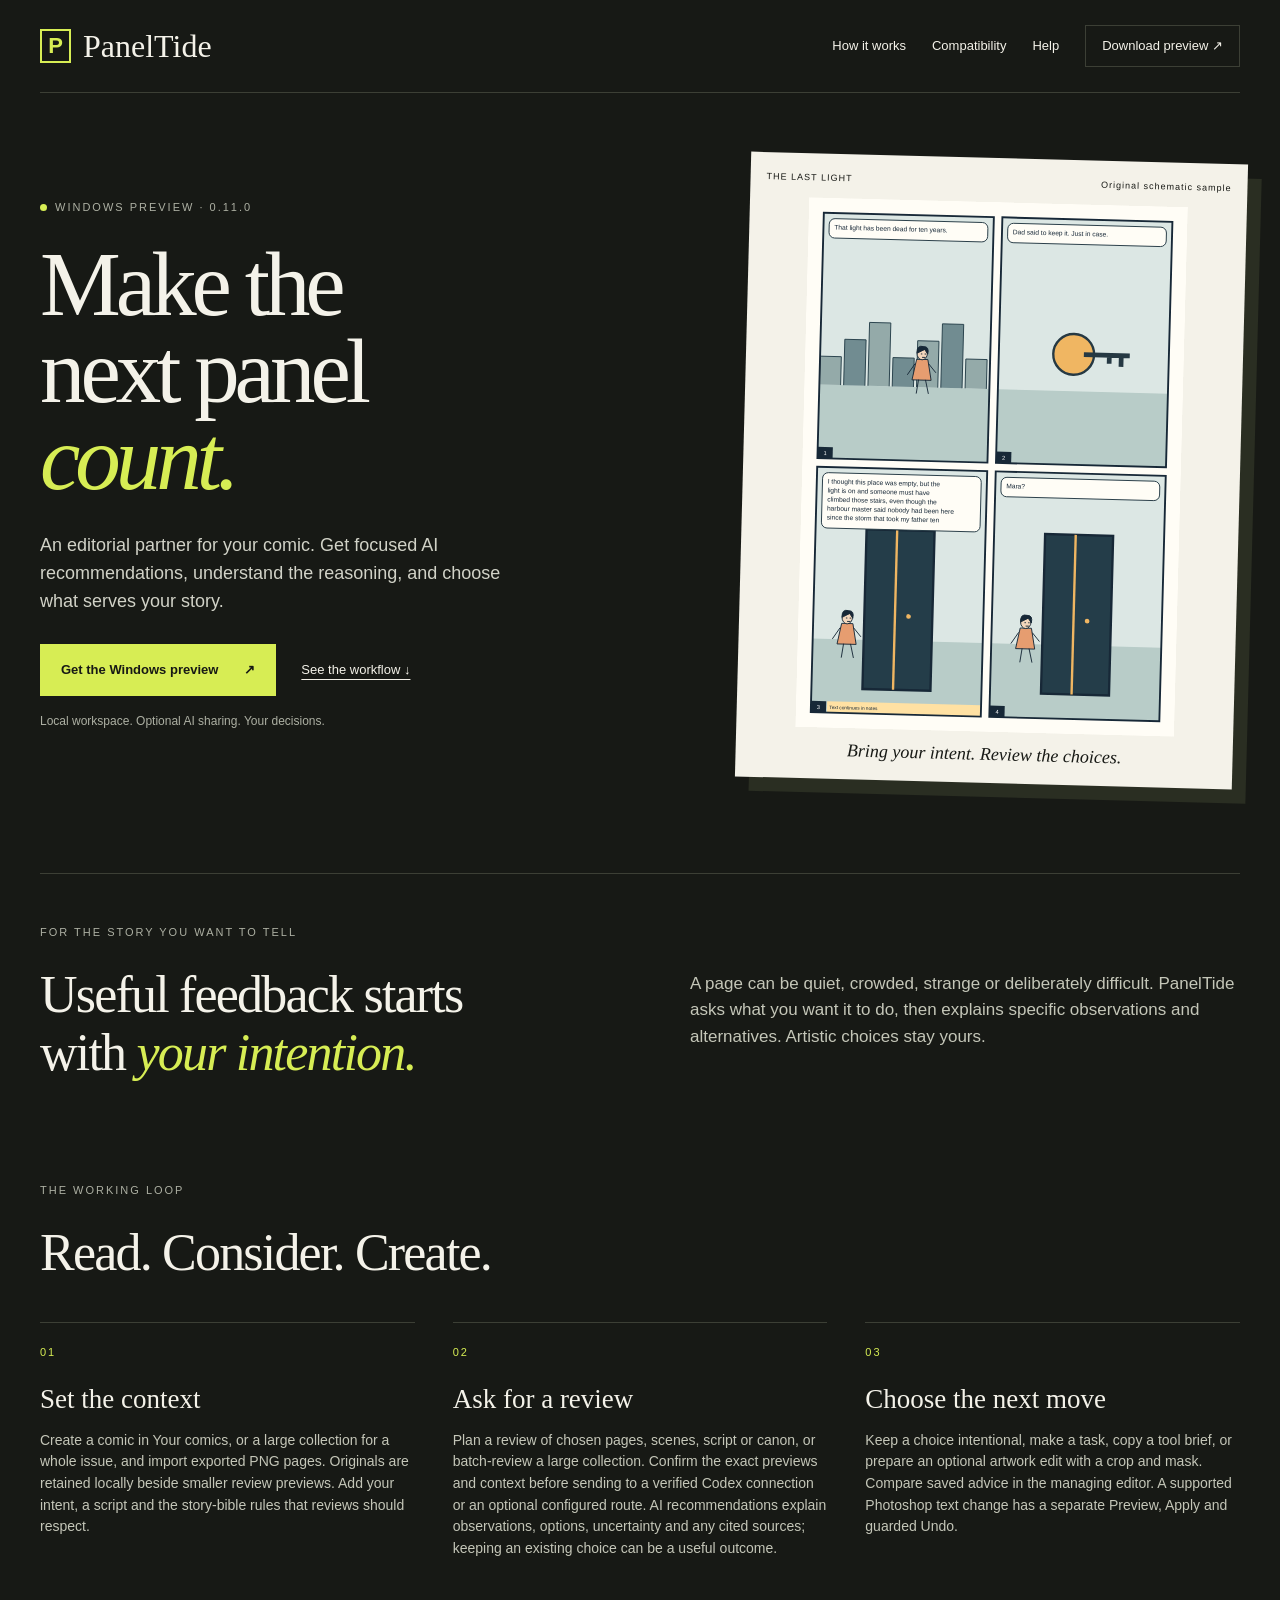
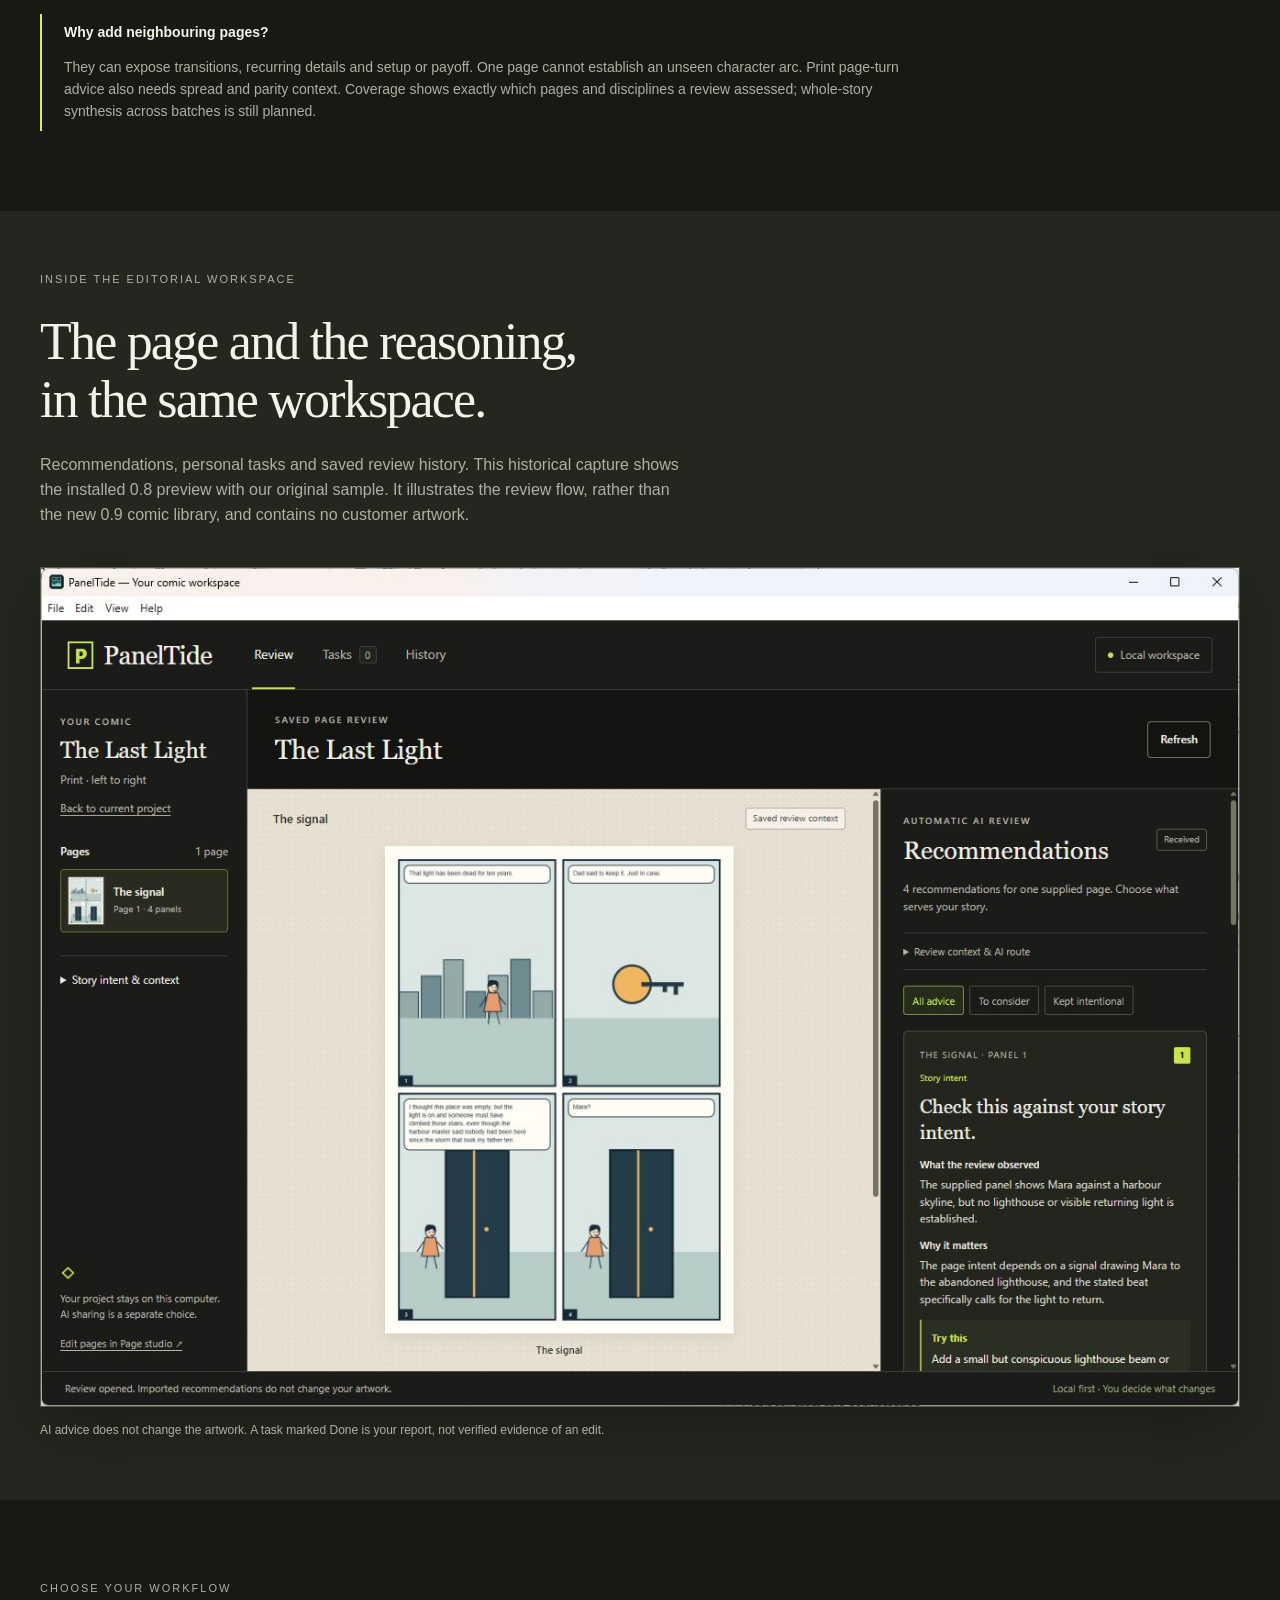
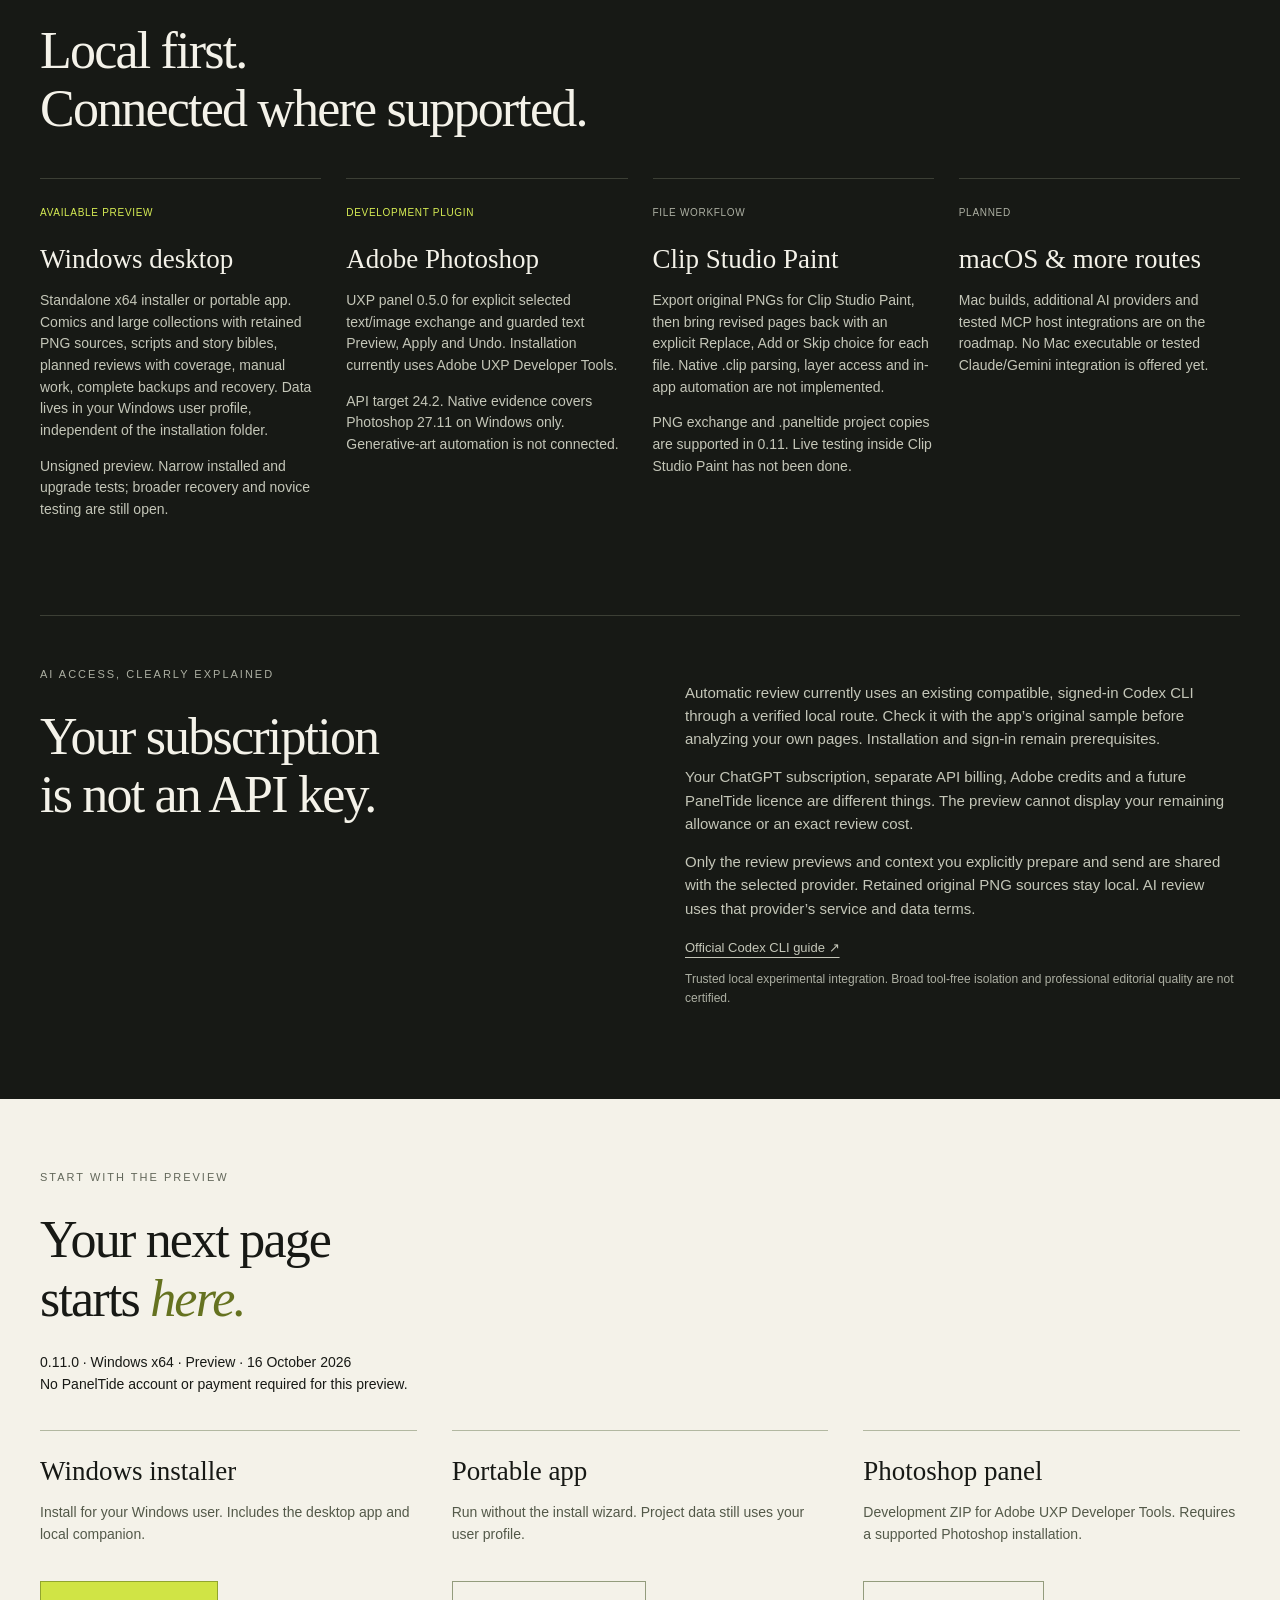
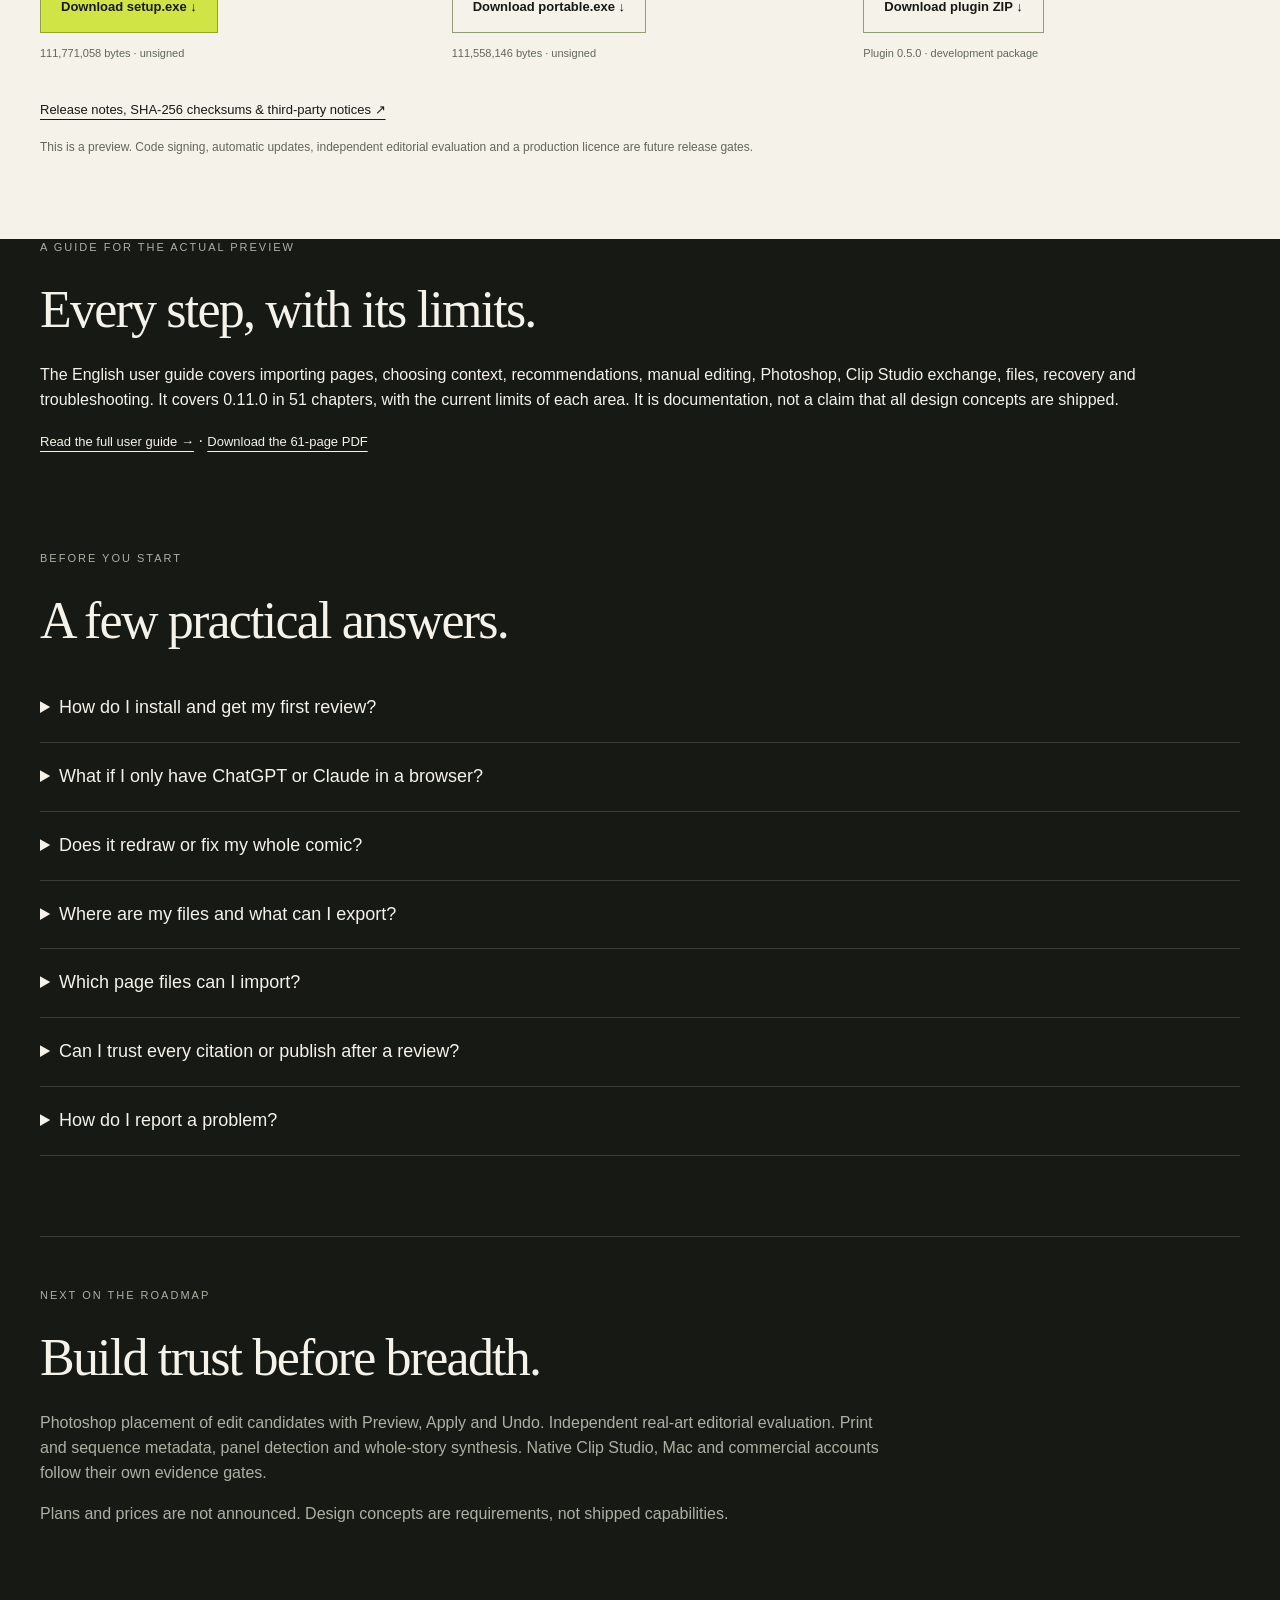
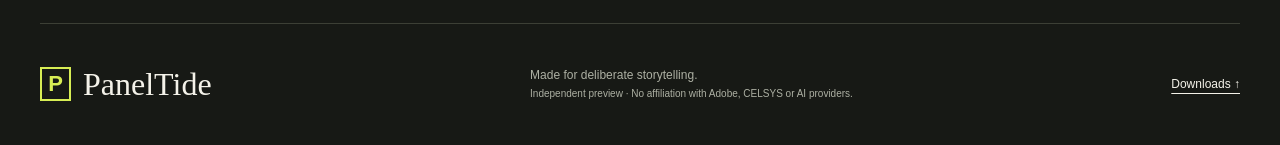
<file: index.html>
<!doctype html>
<html lang="en"><head><meta charset="utf-8"><meta name="viewport" content="width=device-width,initial-scale=1"><meta name="description" content="PanelTide is a local comic editorial workspace. Organize comics, retain original PNG pages and get focused AI recommendations. Windows preview downloads and setup help."><title>PanelTide — Make the next panel count.</title><link rel="icon" href="assets/mark.svg" type="image/svg+xml"><link rel="stylesheet" href="style.css"></head>
<body><a class="skip" href="#main">Skip to content</a>
<header class="nav wrap"><a class="brand" href="#" aria-label="PanelTide home"><span class="mark" aria-hidden="true">P</span>PanelTide</a><nav aria-label="Main"><a href="#workflow">How it works</a><a href="#compatibility">Compatibility</a><a href="#help">Help</a><a class="small-button" href="#download">Download preview <span aria-hidden="true">↗</span></a></nav></header>
<main id="main"><section class="hero wrap"><div><p class="eyebrow"><span class="dot"></span>Windows preview · 0.11.0</p><h1>Make the<br>next panel<br><em>count.</em></h1><p class="lead">An editorial partner for your comic. Get focused AI recommendations, understand the reasoning, and choose what serves your story.</p><div class="hero-actions"><a class="button" href="#download">Get the Windows preview <span aria-hidden="true">↗</span></a><a class="text-link" href="#workflow">See the workflow ↓</a></div><p class="quiet">Local workspace. Optional AI sharing. Your decisions.</p></div><figure class="comic"><div class="comic-label"><span>THE LAST LIGHT</span><span>Original schematic sample</span></div><img src="assets/sample.svg" alt="Original schematic page: Mara sees a harbour, holds a key, approaches a door and hears someone call her name." width="800" height="1120"><figcaption>Bring your intent. Review the choices.</figcaption></figure></section>
<section class="statement wrap"><p class="eyebrow">For the story you want to tell</p><h2>Useful feedback starts<br>with <em>your intention.</em></h2><p>A page can be quiet, crowded, strange or deliberately difficult. PanelTide asks what you want it to do, then explains specific observations and alternatives. Artistic choices stay yours.</p></section>
<section id="workflow" class="workflow wrap"><div class="section-title"><p class="eyebrow">The working loop</p><h2>Read. Consider. Create.</h2></div><ol class="steps"><li><span>01</span><h3>Set the context</h3><p>Create a comic in Your comics, or a large collection for a whole issue, and import exported PNG pages. Originals are retained locally beside smaller review previews. Add your intent, a script and the story-bible rules that reviews should respect.</p></li><li><span>02</span><h3>Ask for a review</h3><p>Plan a review of chosen pages, scenes, script or canon, or batch-review a large collection. Confirm the exact previews and context before sending to a verified Codex connection or an optional configured route. AI recommendations explain observations, options, uncertainty and any cited sources; keeping an existing choice can be a useful outcome.</p></li><li><span>03</span><h3>Choose the next move</h3><p>Keep a choice intentional, make a task, copy a tool brief, or prepare an optional artwork edit with a crop and mask. Compare saved advice in the managing editor. A supported Photoshop text change has a separate Preview, Apply and guarded Undo.</p></li></ol><div class="context-note"><strong>Why add neighbouring pages?</strong><p>They can expose transitions, recurring details and setup or payoff. One page cannot establish an unseen character arc. Print page-turn advice also needs spread and parity context. Coverage shows exactly which pages and disciplines a review assessed; whole-story synthesis across batches is still planned.</p></div></section>
<section class="workspace-section"><div class="wrap"><div class="section-title"><p class="eyebrow">Inside the editorial workspace</p><h2>The page and the reasoning,<br>in the same workspace.</h2><p>Recommendations, personal tasks and saved review history. This historical capture shows the installed 0.8 preview with our original sample. It illustrates the review flow, rather than the new 0.9 comic library, and contains no customer artwork.</p></div><figure class="app-shot"><img src="assets/workspace.png" width="1306" height="921" loading="lazy" alt="Historical installed PanelTide 0.8 Windows workspace: original sample page preview beside a received AI recommendation about story intent."><figcaption>AI advice does not change the artwork. A task marked Done is your report, not verified evidence of an edit.</figcaption></figure></div></section>
<section id="compatibility" class="wrap compatibility"><div class="section-title"><p class="eyebrow">Choose your workflow</p><h2>Local first.<br>Connected where supported.</h2></div><div class="compat-grid"><article><span class="tag">Available preview</span><h3>Windows desktop</h3><p>Standalone x64 installer or portable app. Comics and large collections with retained PNG sources, scripts and story bibles, planned reviews with coverage, manual work, complete backups and recovery. Data lives in your Windows user profile, independent of the installation folder.</p><p class="quiet">Unsigned preview. Narrow installed and upgrade tests; broader recovery and novice testing are still open.</p></article><article><span class="tag">Development plugin</span><h3>Adobe Photoshop</h3><p>UXP panel 0.5.0 for explicit selected text/image exchange and guarded text Preview, Apply and Undo. Installation currently uses Adobe UXP Developer Tools.</p><p class="quiet">API target 24.2. Native evidence covers Photoshop 27.11 on Windows only. Generative-art automation is not connected.</p></article><article><span class="tag muted">File workflow</span><h3>Clip Studio Paint</h3><p>Export original PNGs for Clip Studio Paint, then bring revised pages back with an explicit Replace, Add or Skip choice for each file. Native .clip parsing, layer access and in-app automation are not implemented.</p><p class="quiet">PNG exchange and .paneltide project copies are supported in 0.11. Live testing inside Clip Studio Paint has not been done.</p></article><article><span class="tag muted">Planned</span><h3>macOS &amp; more routes</h3><p>Mac builds, additional AI providers and tested MCP host integrations are on the roadmap. No Mac executable or tested Claude/Gemini integration is offered yet.</p></article></div></section>
<section class="ai wrap"><div><p class="eyebrow">AI access, clearly explained</p><h2>Your subscription<br>is not an API key.</h2></div><div><p>Automatic review currently uses an existing compatible, signed-in Codex CLI through a verified local route. Check it with the app’s original sample before analyzing your own pages. Installation and sign-in remain prerequisites.</p><p>Your ChatGPT subscription, separate API billing, Adobe credits and a future PanelTide licence are different things. The preview cannot display your remaining allowance or an exact review cost.</p><p>Only the review previews and context you explicitly prepare and send are shared with the selected provider. Retained original PNG sources stay local. AI review uses that provider’s service and data terms.</p><a class="text-link" href="https://learn.chatgpt.com/docs/codex/cli" target="_blank" rel="noopener noreferrer">Official Codex CLI guide ↗</a><p class="quiet">Trusted local experimental integration. Broad tool-free isolation and professional editorial quality are not certified.</p></div></section>
<section id="download" class="downloads"><div class="wrap"><p class="eyebrow">Start with the preview</p><h2>Your next page<br>starts <em>here.</em></h2><p class="download-intro">0.11.0 · Windows x64 · Preview · 16 October 2026<br>No PanelTide account or payment required for this preview.</p><div class="download-grid"><article><h3>Windows installer</h3><p>Install for your Windows user. Includes the desktop app and local companion.</p><a class="button" href="https://github.com/kmpardav/paneltide-downloads/releases/download/v0.11.0/PanelTide-0.11.0-Windows-x64-setup.exe">Download setup.exe ↓</a><small>111,771,058 bytes · unsigned</small></article><article><h3>Portable app</h3><p>Run without the install wizard. Project data still uses your user profile.</p><a class="button secondary" href="https://github.com/kmpardav/paneltide-downloads/releases/download/v0.11.0/PanelTide-0.11.0-Windows-x64-portable.exe">Download portable.exe ↓</a><small>111,558,146 bytes · unsigned</small></article><article><h3>Photoshop panel</h3><p>Development ZIP for Adobe UXP Developer Tools. Requires a supported Photoshop installation.</p><a class="button secondary" href="https://github.com/kmpardav/paneltide-downloads/releases/download/v0.11.0/PanelTide-Photoshop-0.5.0-development.zip">Download plugin ZIP ↓</a><small>Plugin 0.5.0 · development package</small></article></div><p><a class="text-link" href="https://github.com/kmpardav/paneltide-downloads/releases/tag/v0.11.0" target="_blank" rel="noopener noreferrer">Release notes, SHA-256 checksums &amp; third-party notices ↗</a></p><p class="quiet">This is a preview. Code signing, automatic updates, independent editorial evaluation and a production licence are future release gates.</p></div></section>
<section id="guide" class="wrap"><p class="eyebrow">A guide for the actual preview</p><h2>Every step, with its limits.</h2><p>The English user guide covers importing pages, choosing context, recommendations, manual editing, Photoshop, Clip Studio exchange, files, recovery and troubleshooting. It covers 0.11.0 in 51 chapters, with the current limits of each area. It is documentation, not a claim that all design concepts are shipped.</p><p><a class="text-link" href="guide/user-guide.html">Read the full user guide →</a> · <a class="text-link" href="guide/PanelTide-0.10-preview-User-Guide.pdf" download="PanelTide-0.11-User-Guide.pdf">Download the 61-page PDF</a></p></section><section id="help" class="wrap help"><div class="section-title"><p class="eyebrow">Before you start</p><h2>A few practical answers.</h2></div><details><summary>How do I install and get my first review?</summary><p>Download the Windows installer from this page and follow its wizard, then open PanelTide. In Your comics, create an empty comic and add exported PNG pages, or open the clearly labelled original sample. In Connections, check an existing compatible Codex sign-in with one original PanelTide sample page; this check does not include your comic. When Available appears, select a page, confirm the included context and choose Analyze.</p><p>The binaries are unsigned, so Windows may identify an unrecognized publisher. Verify the release and SHA-256 first and make your own security decision. No security setting changes are required by this website.</p></details><details><summary>What if I only have ChatGPT or Claude in a browser?</summary><p>Use the manual scoped-pack route or configure a supported Codex sign-in. A browser subscription does not automatically authorize APIs or another app’s integrations. Claude Desktop, Gemini and API/local adapters still need separate actual verification before we offer automatic review.</p></details><details><summary>Does it redraw or fix my whole comic?</summary><p>No. The current app offers scoped editorial advice and manual editing briefs. The supported Photoshop action is a bounded text replacement with preview and undo. The optional edit studio prepares crops, masks and briefs and compares alternatives you make yourself; automatic image generation is not connected.</p></details><details><summary>Where are my files and what can I export?</summary><p>The Windows app stores data in your user profile at AppData/Roaming/PanelTide/workspace. These files are local and not encrypted by PanelTide. PanelTide keeps separate comics and exact imported PNG originals beside review previews of up to 1600 pixels on the longest edge. Export saved comic downloads a .paneltide file containing saved pages, page order, notes, originals, previews and supplied credits. Opening that file creates a separate comic; review/task history, sign-ins and drawing-app permissions are not included. It is a source project copy, not a complete backup of your workspace. Use Backup and recovery for complete work backups, and keep native Photoshop/Clip Studio originals separately.</p></details><details><summary>Which page files can I import?</summary><p>New intake accepts static, noninterlaced PNG exports: up to 10 local comics and 30 pages per comic, at most 12 MiB per PNG and 48 MiB of distinct originals per comic. An image can contain up to 24 million pixels. Review previews are separate derivatives, not print masters; each preview dimension must remain at least 100 pixels.</p><p>Animated/interlaced PNG and native PSD, PSB or .clip files are unsupported. Earlier valid embedded JPEG references remain readable, but missing originals cannot be reconstructed. This preview does not validate DPI, colour profiles, bleed, fonts or publication readiness.</p></details><details><summary>Can I trust every citation or publish after a review?</summary><p>A registered source is not proof that it supports a recommendation. Check the claim and its tradition, limitations and relevance. AI interpretations can be wrong. PanelTide does not certify legal clearance, prepress readiness or professional quality, and an empty findings list is valid.</p></details><details><summary>How do I report a problem?</summary><p>Use the public download repository’s issue form. Include app/plugin version, Windows and Photoshop versions, steps and the visible error. Remove private comic pages, credentials and account information before posting.</p><a class="text-link" href="https://github.com/kmpardav/paneltide-downloads/issues/new/choose" target="_blank" rel="noopener noreferrer">Report a problem ↗</a></details></section>
<section class="next wrap"><p class="eyebrow">Next on the roadmap</p><h2>Build trust before breadth.</h2><p>Photoshop placement of edit candidates with Preview, Apply and Undo. Independent real-art editorial evaluation. Print and sequence metadata, panel detection and whole-story synthesis. Native Clip Studio, Mac and commercial accounts follow their own evidence gates.</p><p>Plans and prices are not announced. Design concepts are requirements, not shipped capabilities.</p></section></main>
<footer class="wrap"><a class="brand" href="#"><span class="mark" aria-hidden="true">P</span>PanelTide</a><p>Made for deliberate storytelling.<br><small>Independent preview · No affiliation with Adobe, CELSYS or AI providers.</small></p><a href="#download">Downloads ↑</a></footer></body></html>
</file>
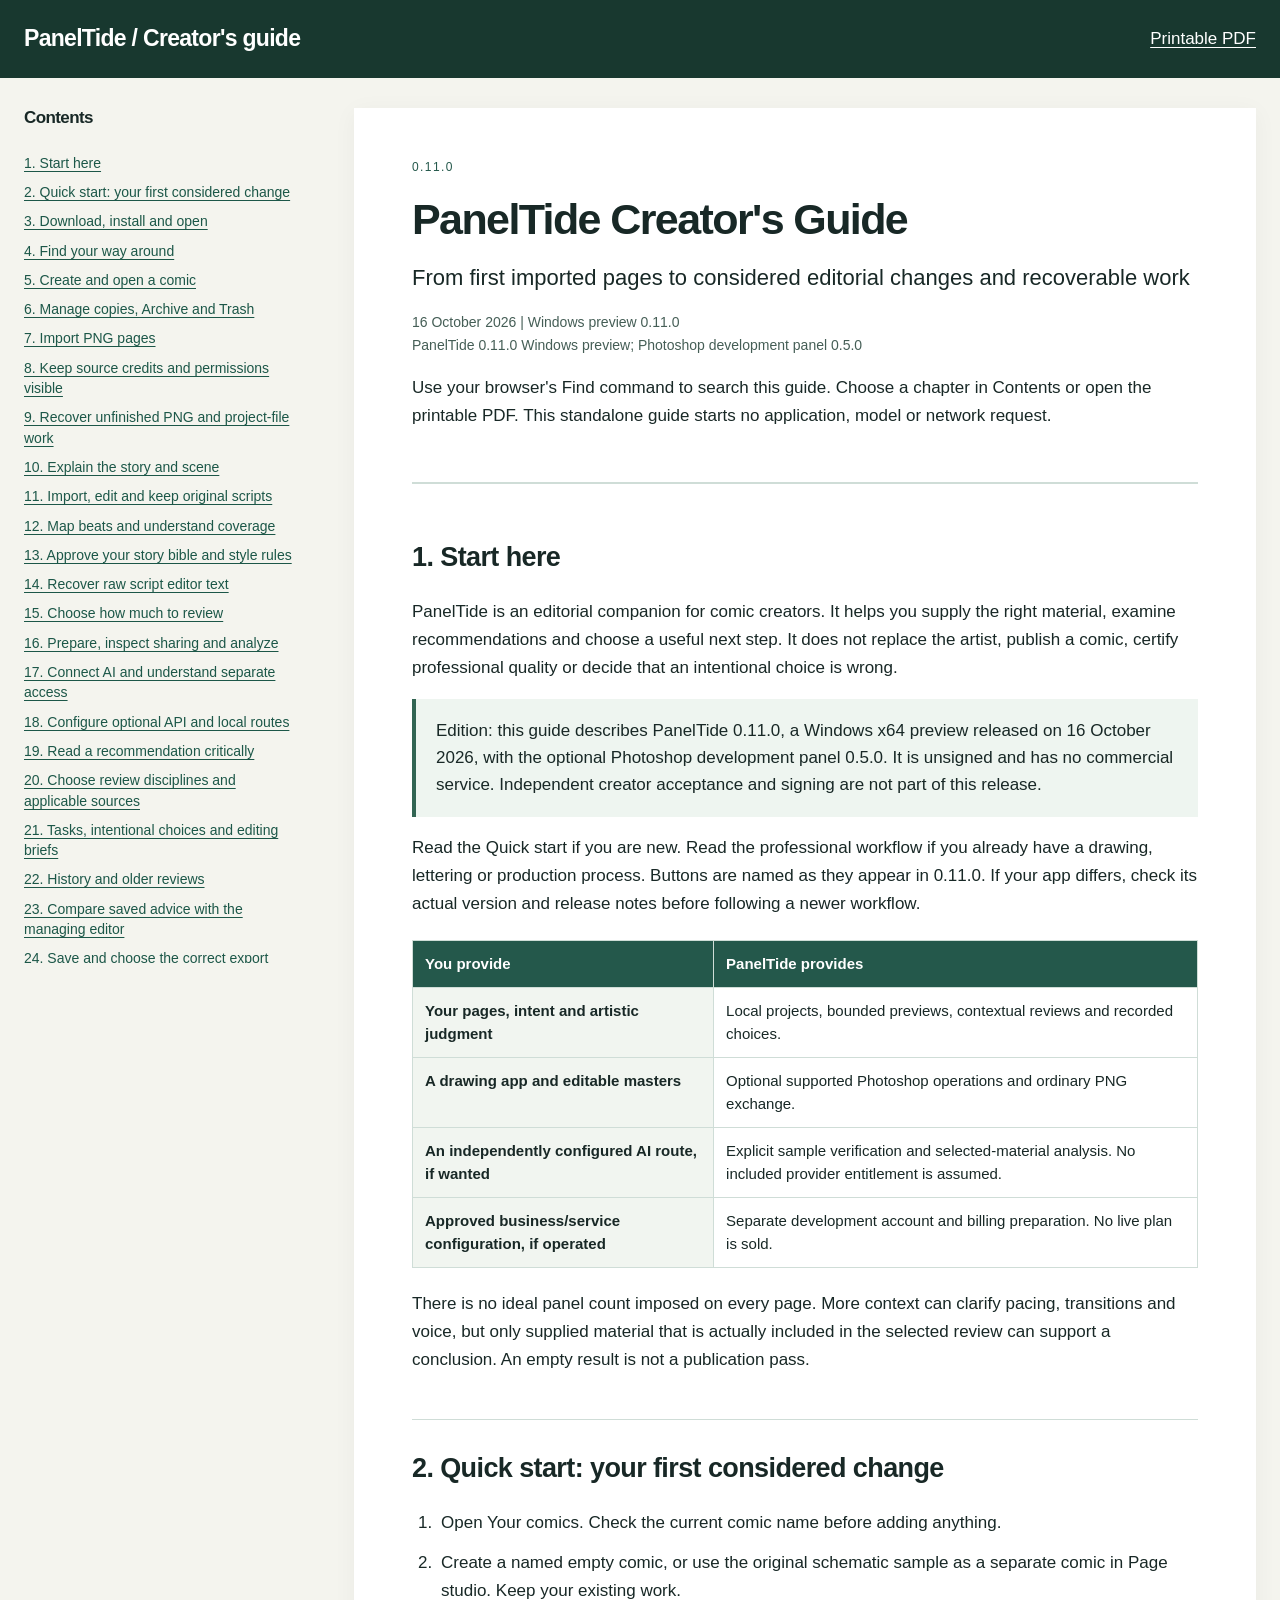
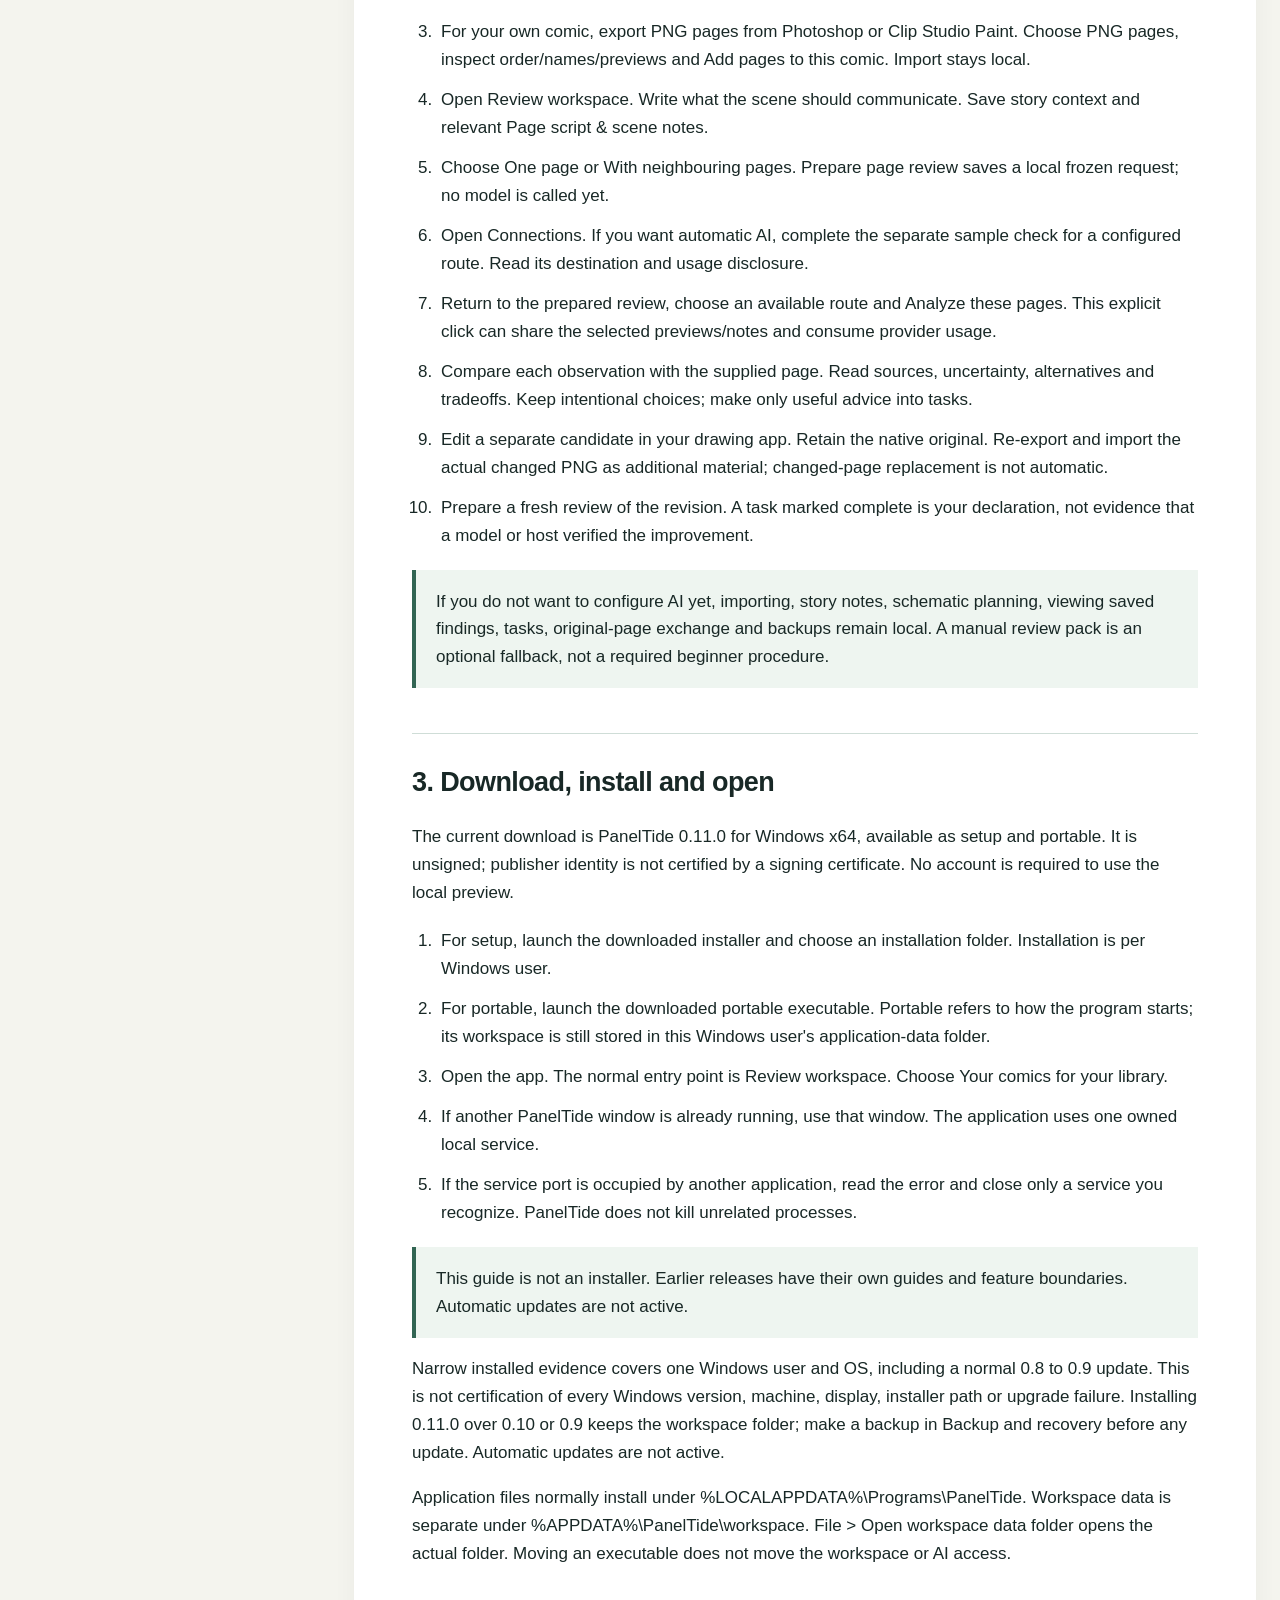
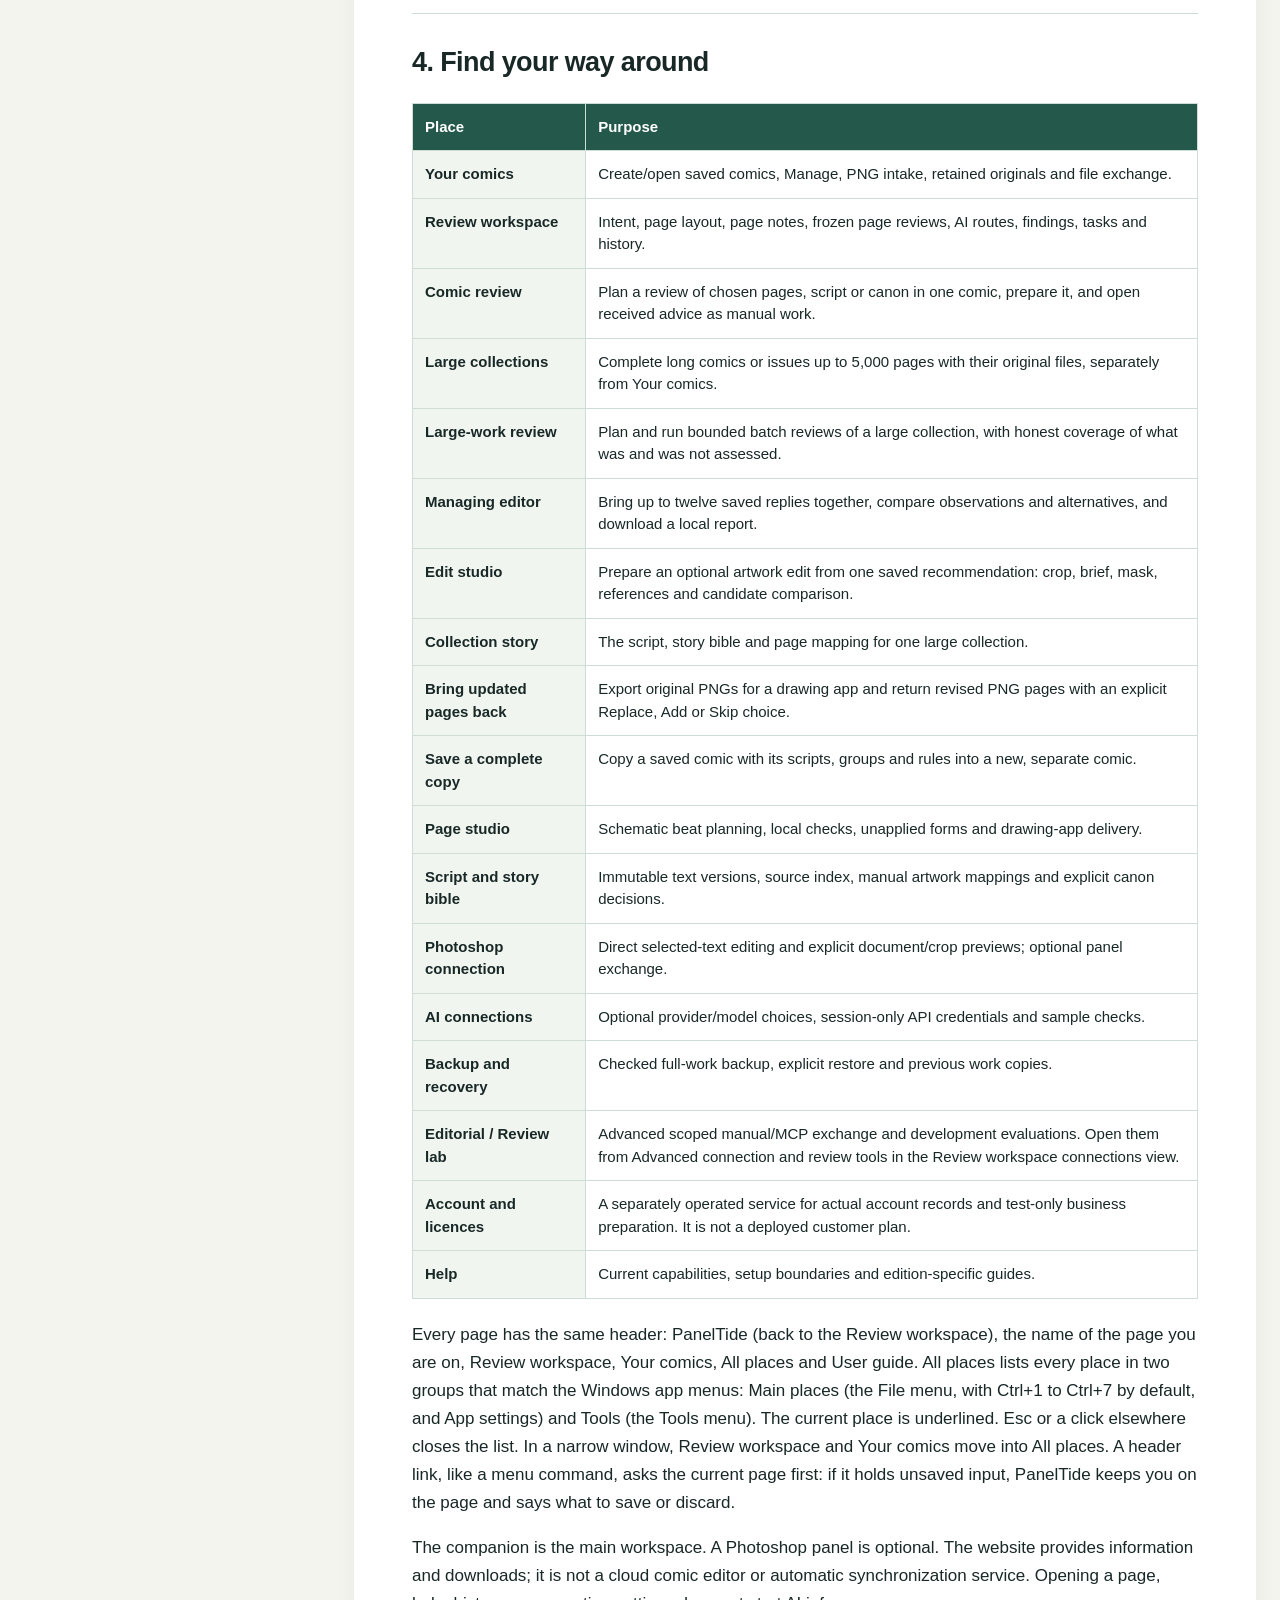
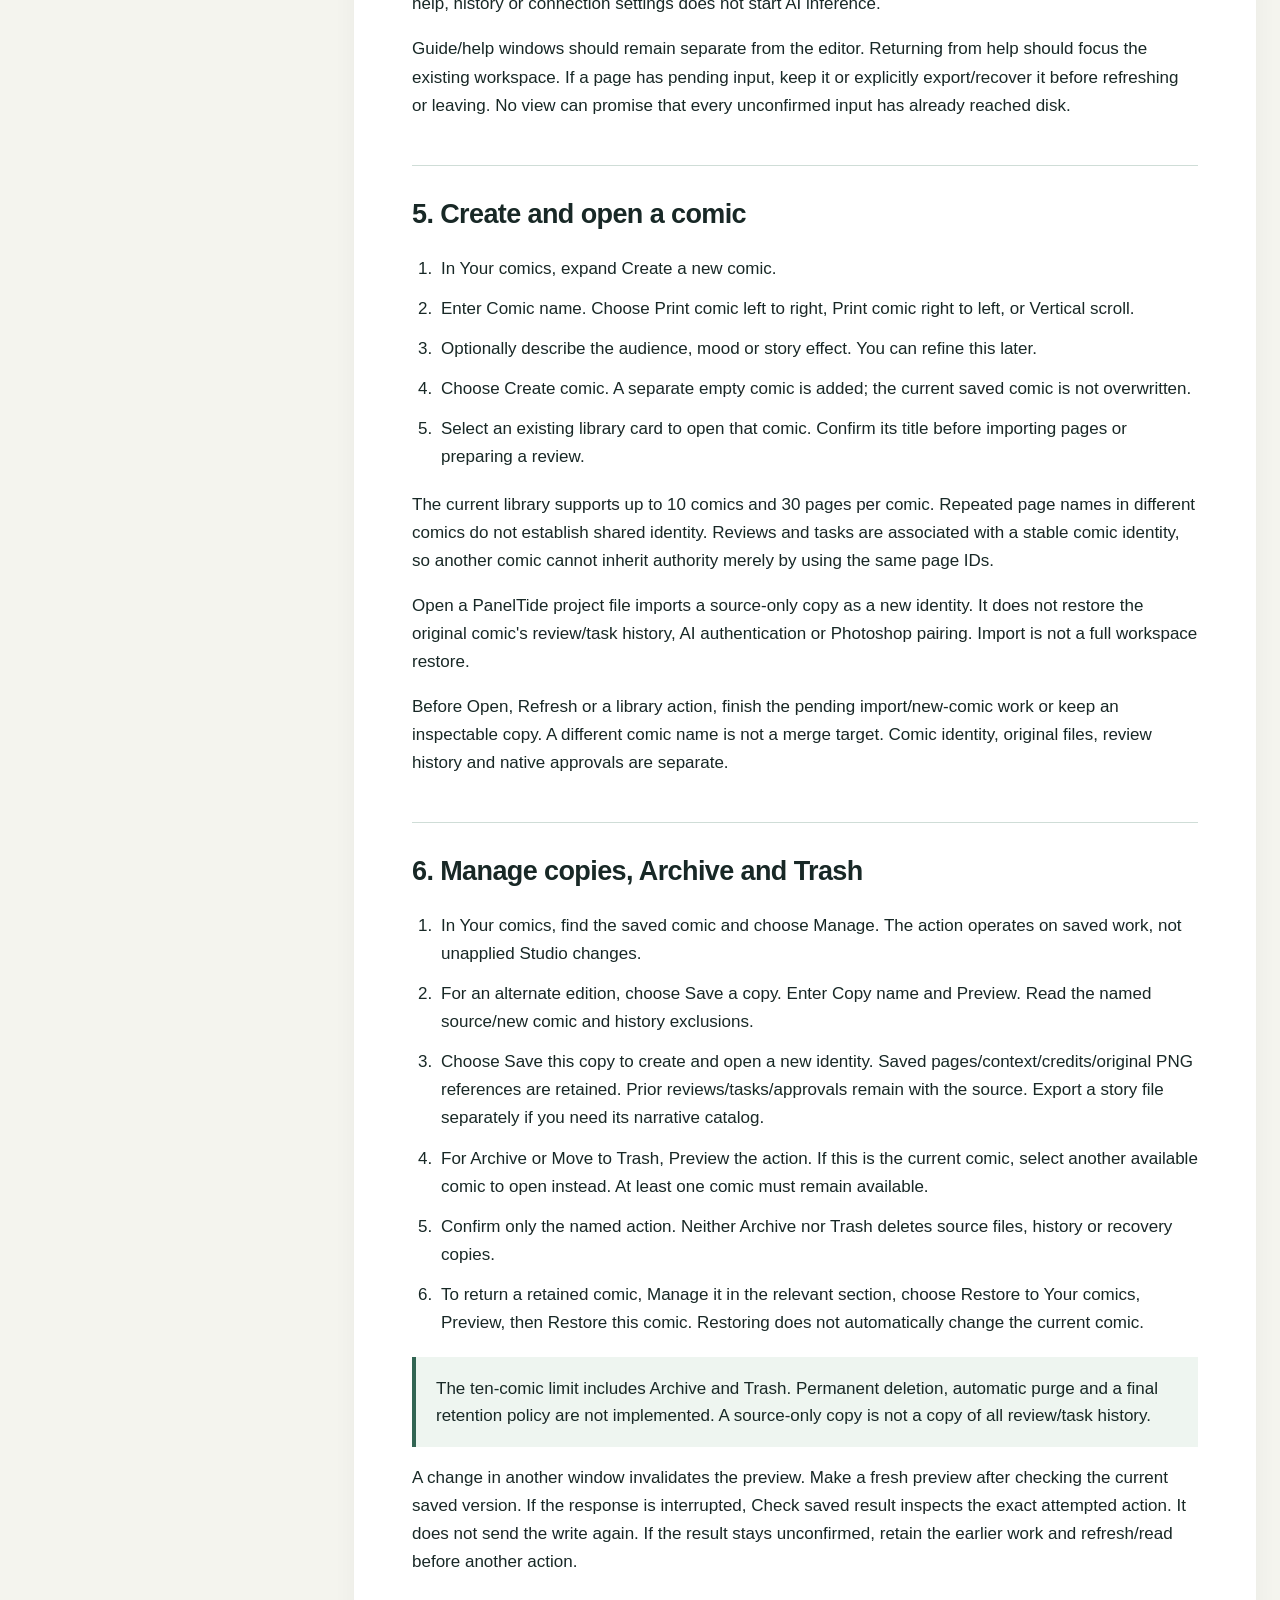
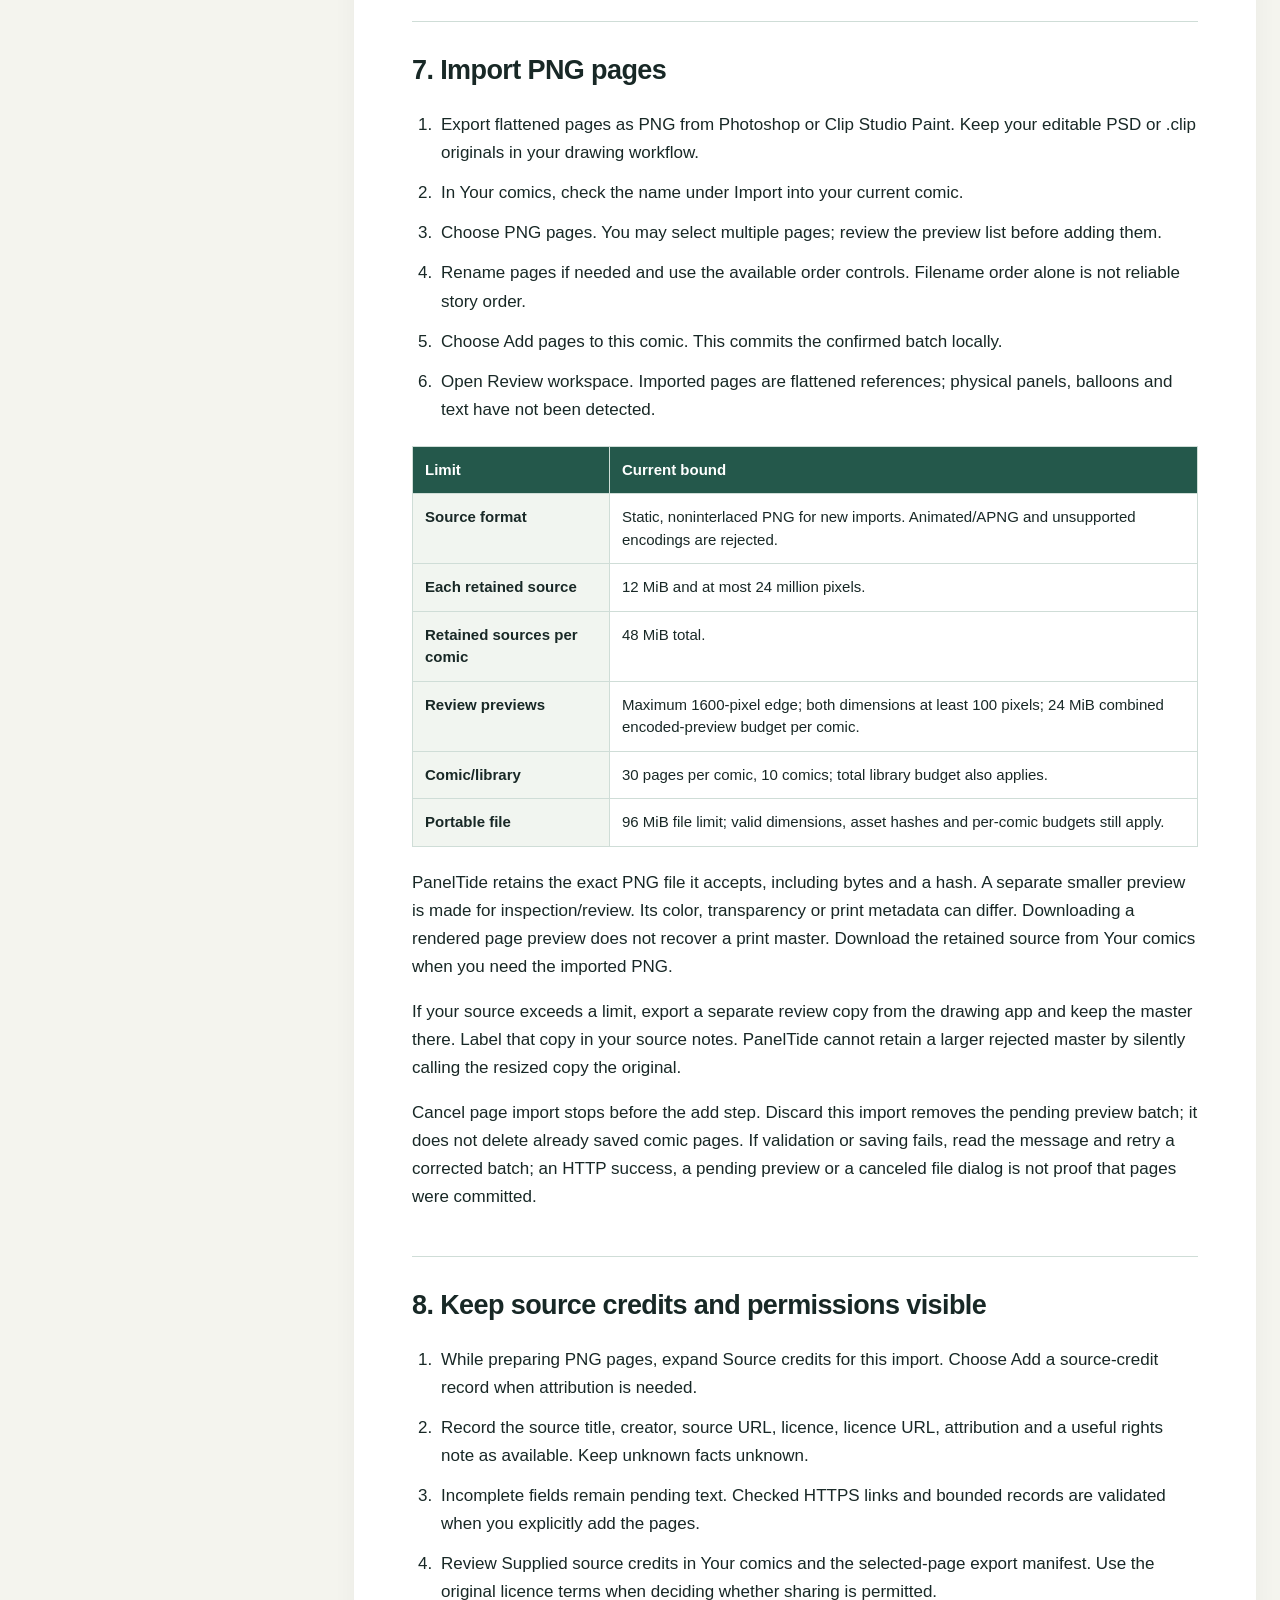
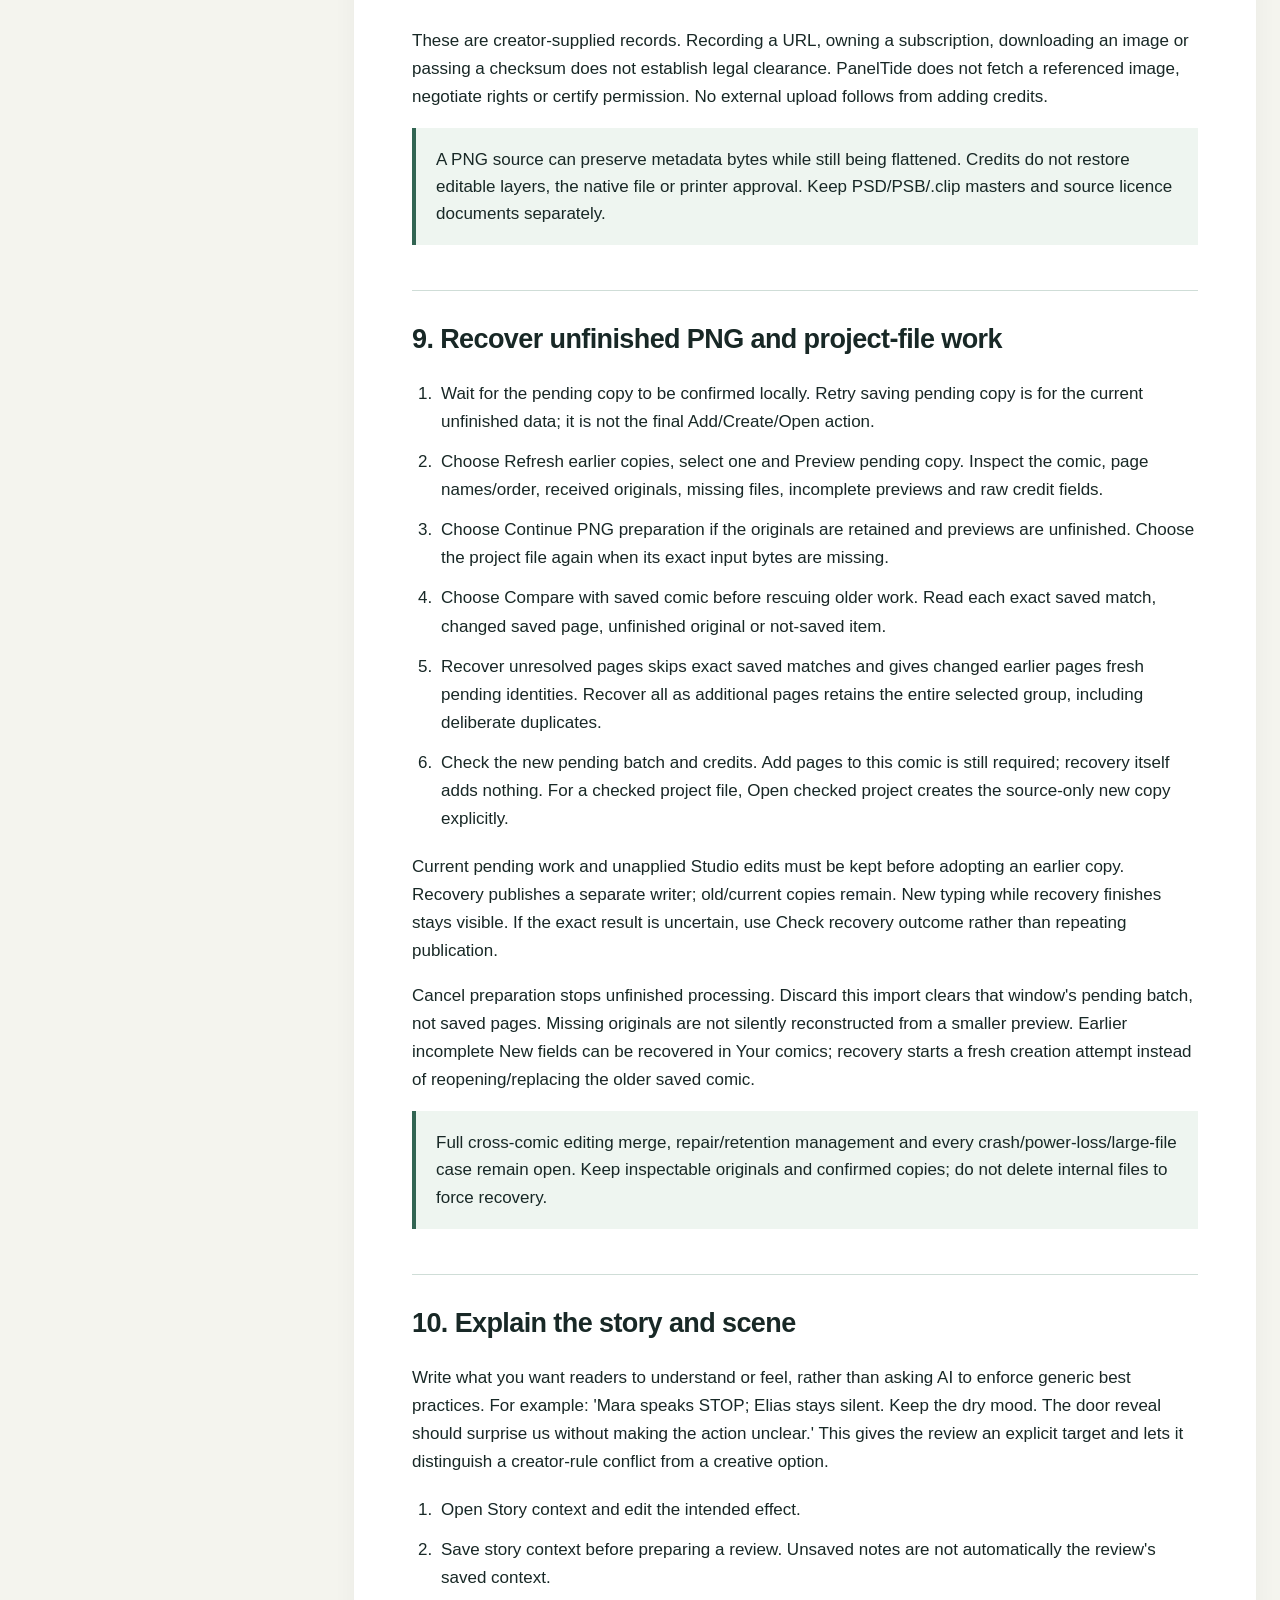
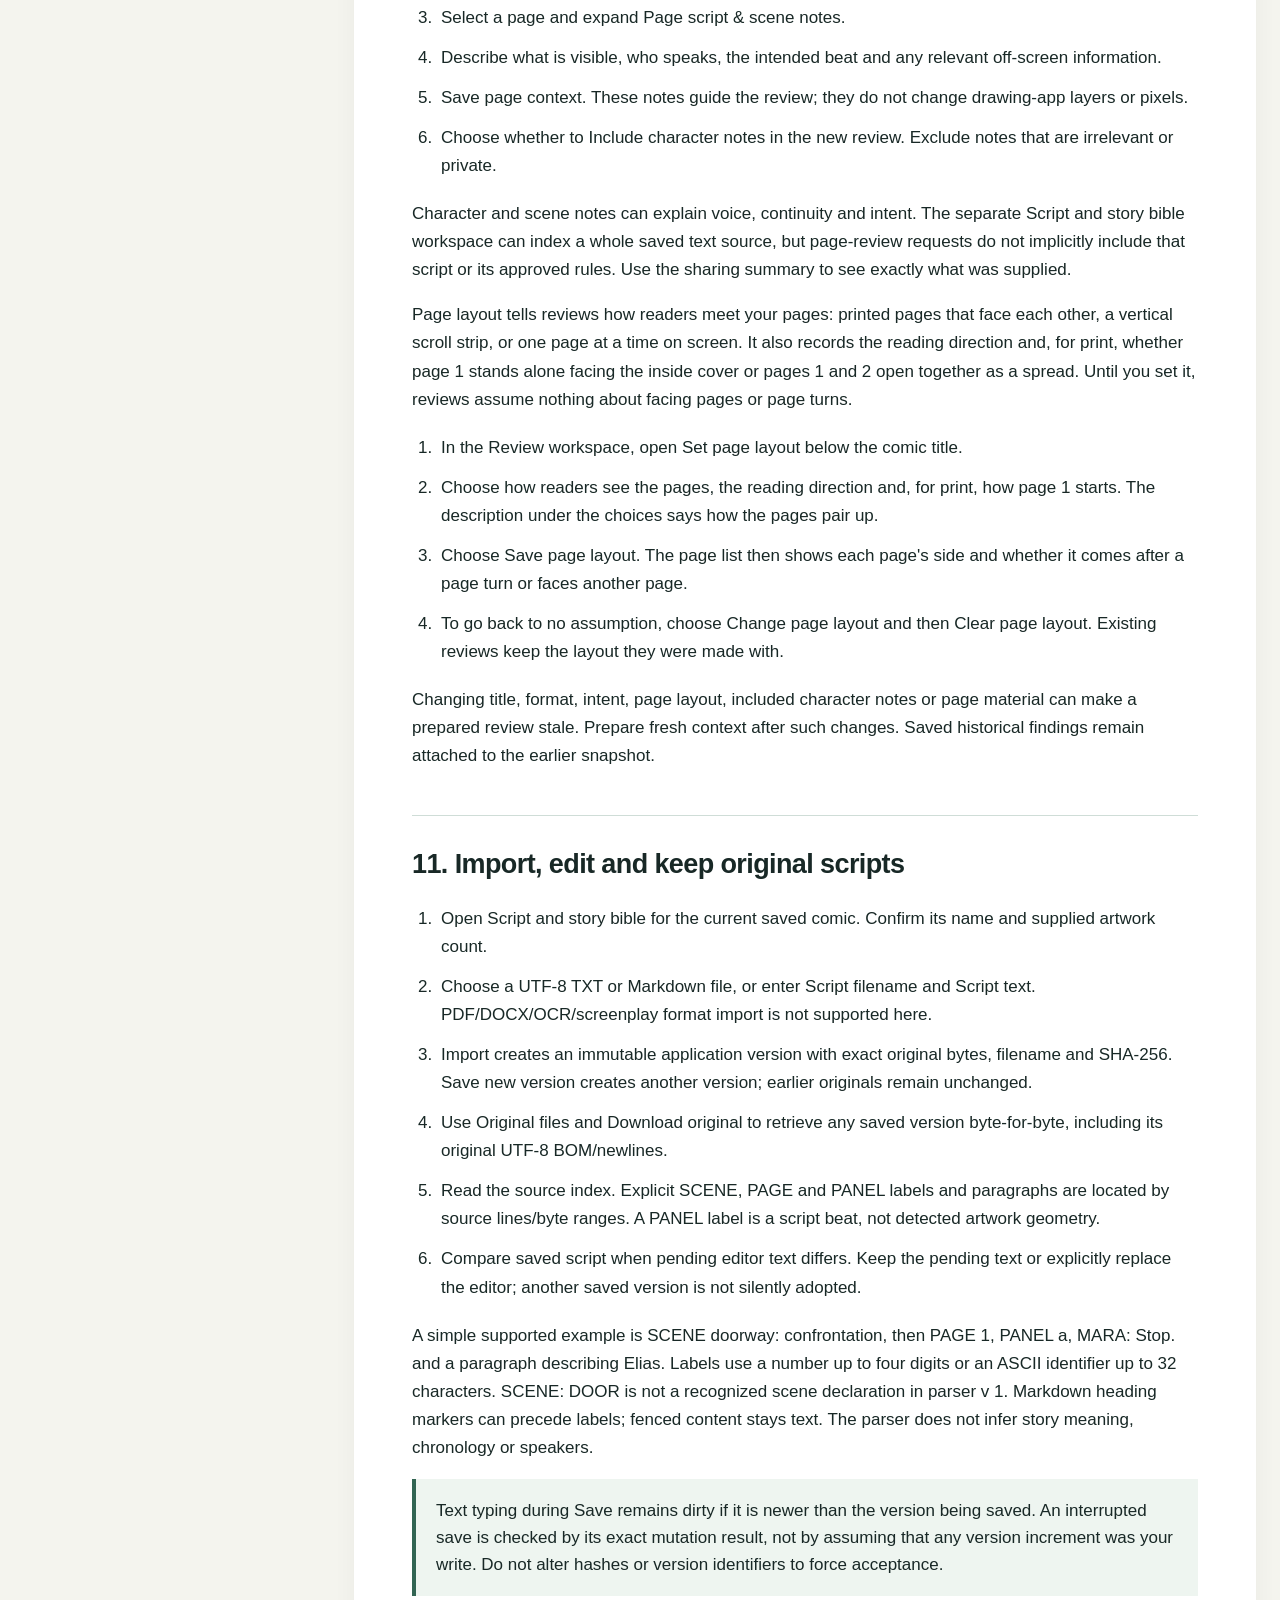
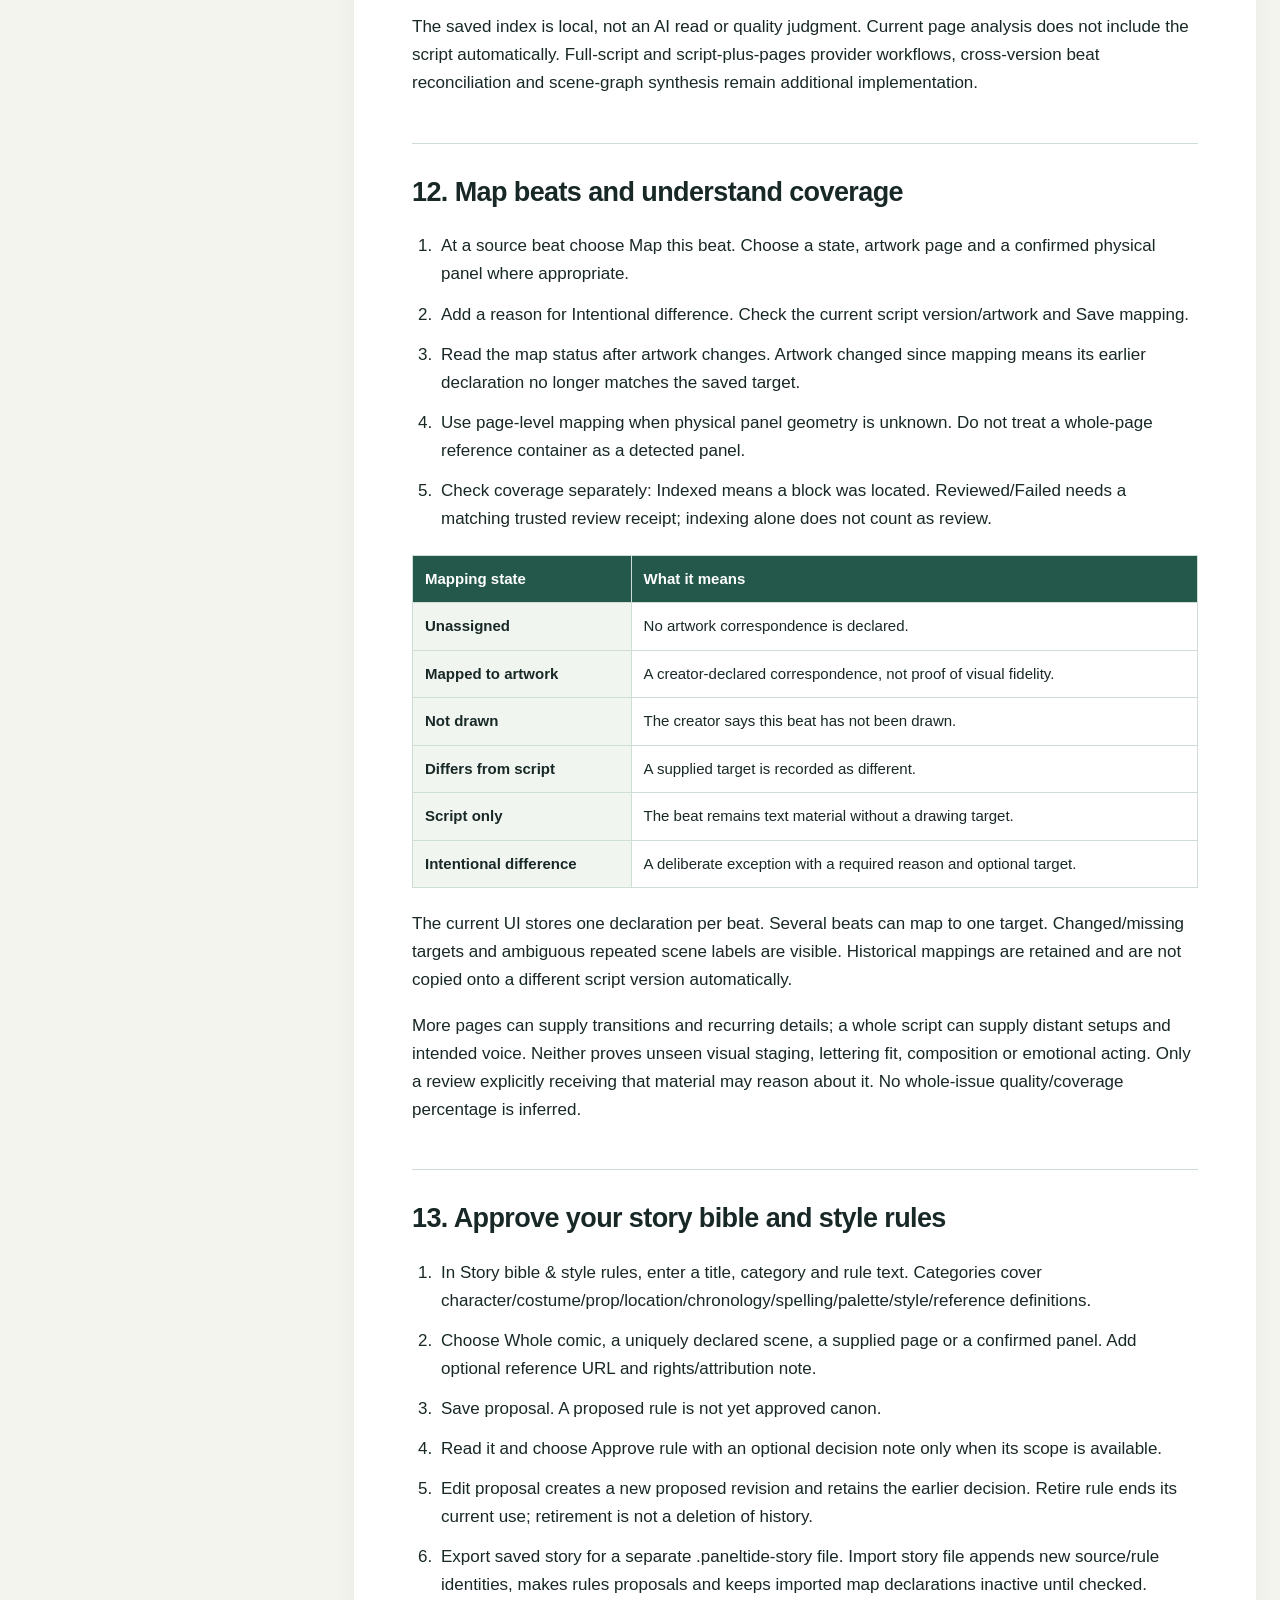
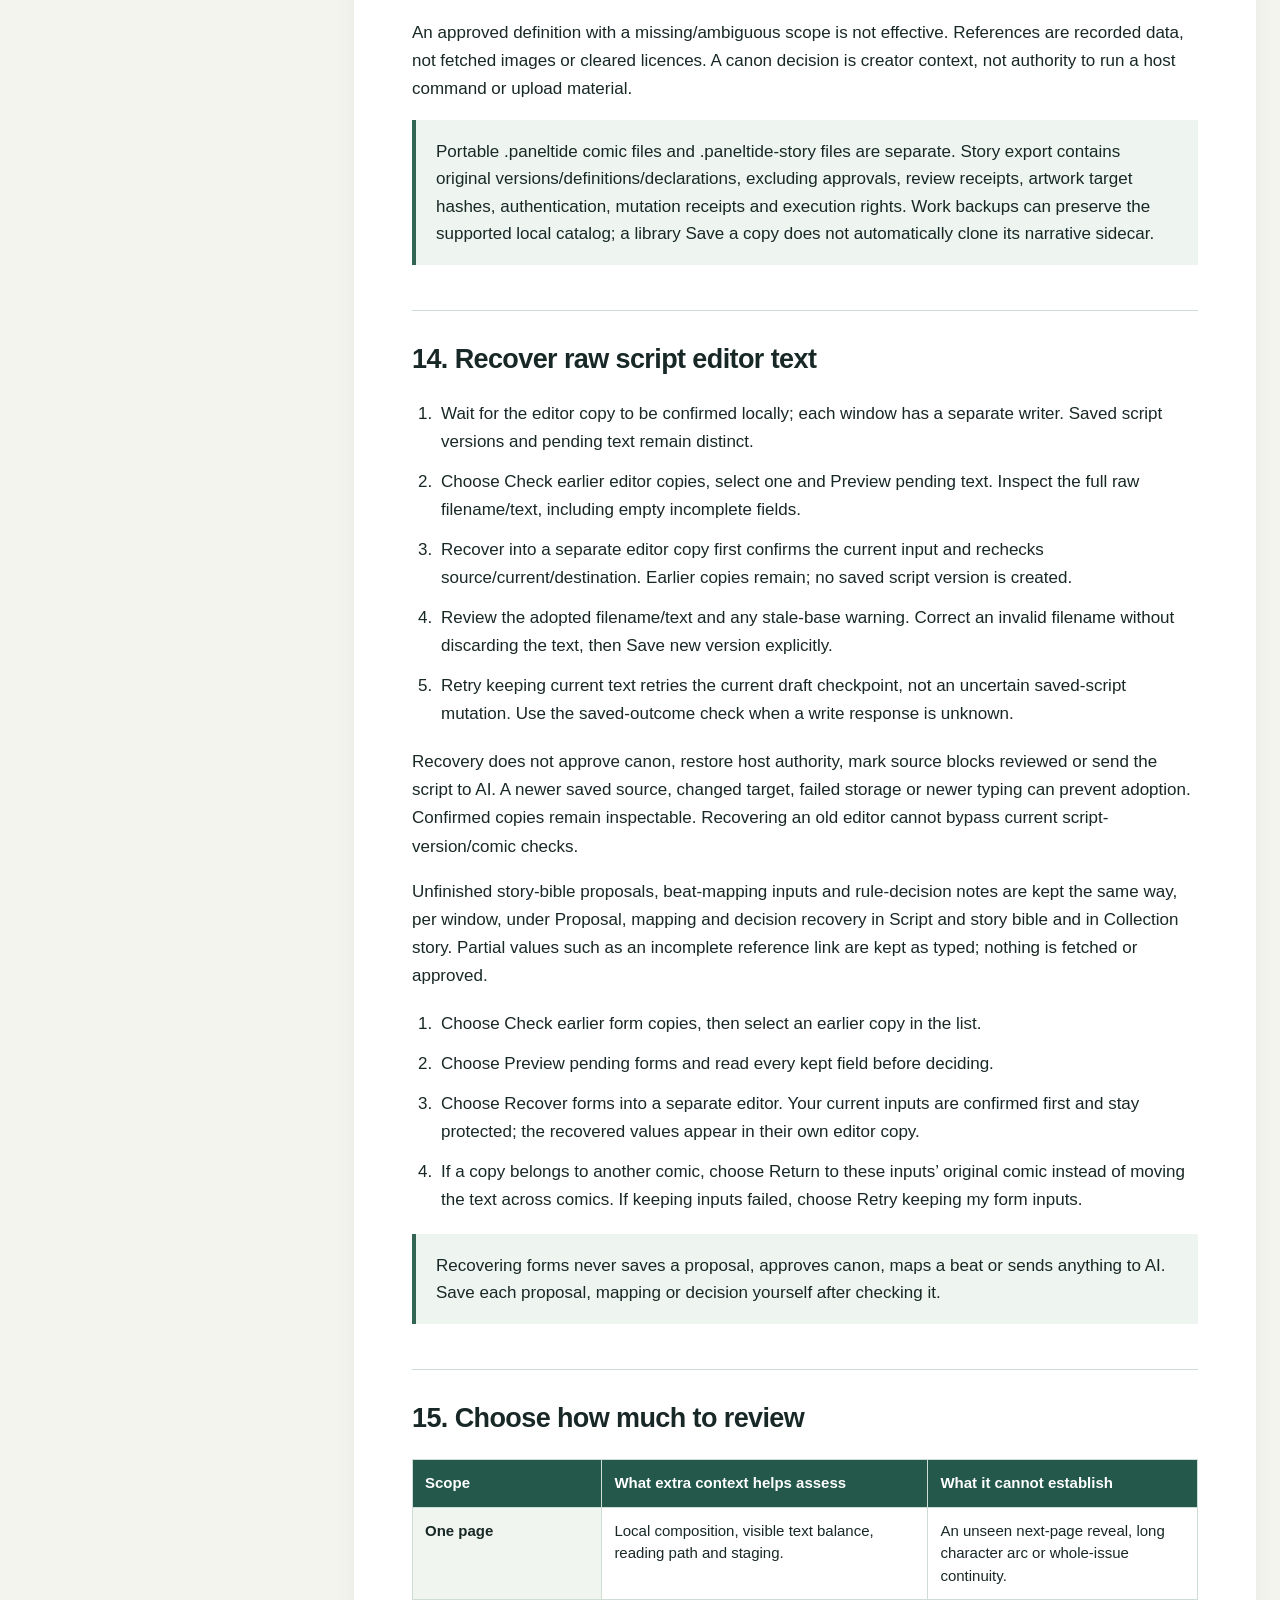
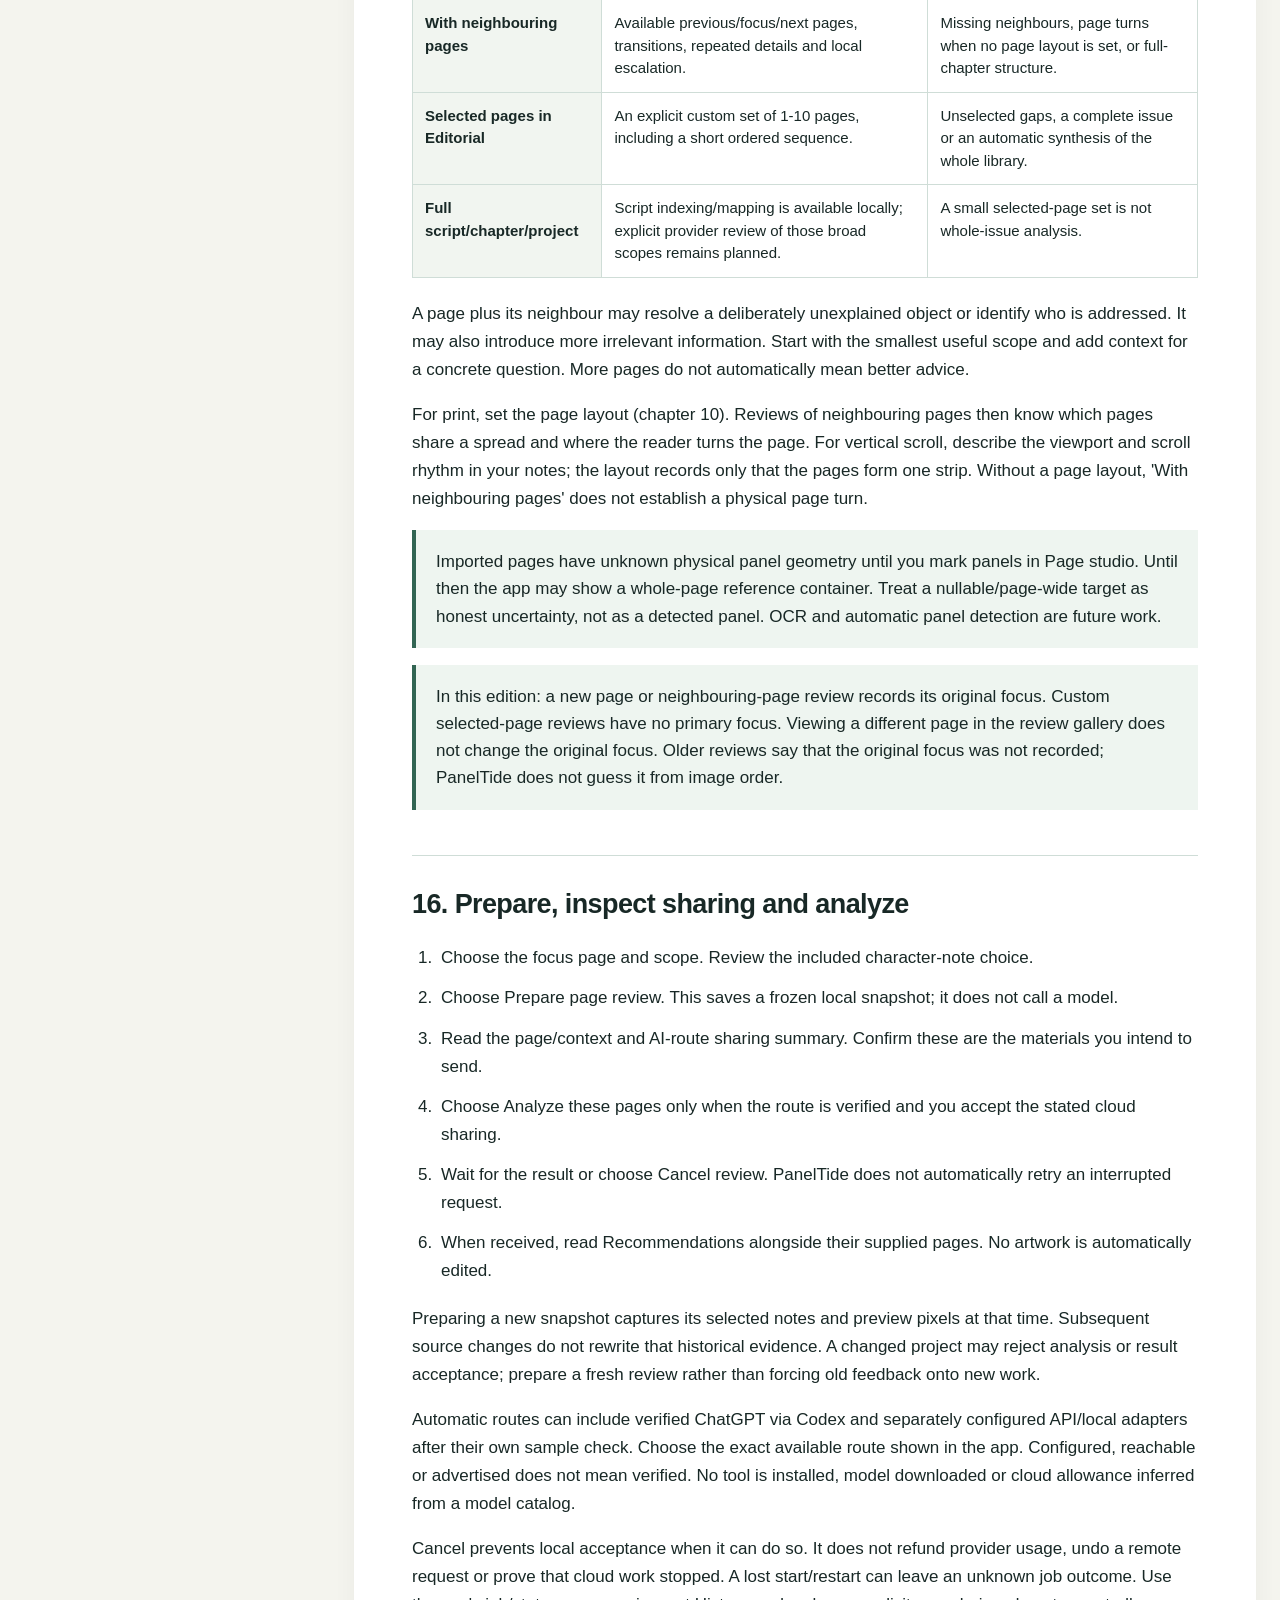
<file: guide/user-guide.html>
<!doctype html><html lang="en"><head><meta charset="utf-8"><meta name="viewport" content="width=device-width,initial-scale=1"><meta name="description" content="PanelTide 0.11.0 creator guide with explicit feature limits."><title>PanelTide Creator&#x27;s Guide</title><link rel="stylesheet" href="guide.css"></head><body><a class="skip" href="#guide">Skip to guide</a><header><strong>PanelTide / Creator's guide</strong><a href="PanelTide-0.10-preview-User-Guide.pdf">Printable PDF</a></header><div class="layout"><aside><nav aria-label="Guide contents"><h2>Contents</h2><a href="#start">1. Start here</a><a href="#quick-start">2. Quick start: your first considered change</a><a href="#install">3. Download, install and open</a><a href="#places">4. Find your way around</a><a href="#library">5. Create and open a comic</a><a href="#library-management">6. Manage copies, Archive and Trash</a><a href="#intake">7. Import PNG pages</a><a href="#credits">8. Keep source credits and permissions visible</a><a href="#pending-intake">9. Recover unfinished PNG and project-file work</a><a href="#context">10. Explain the story and scene</a><a href="#script">11. Import, edit and keep original scripts</a><a href="#script-mapping">12. Map beats and understand coverage</a><a href="#canon">13. Approve your story bible and style rules</a><a href="#script-recovery">14. Recover raw script editor text</a><a href="#scope">15. Choose how much to review</a><a href="#prepare">16. Prepare, inspect sharing and analyze</a><a href="#ai">17. Connect AI and understand separate access</a><a href="#ai-settings">18. Configure optional API and local routes</a><a href="#findings">19. Read a recommendation critically</a><a href="#disciplines">20. Choose review disciplines and applicable sources</a><a href="#decisions">21. Tasks, intentional choices and editing briefs</a><a href="#history">22. History and older reviews</a><a href="#managing-editor">23. Compare saved advice with the managing editor</a><a href="#save">24. Save and choose the correct export</a><a href="#backup">25. Back up and restore supported local work</a><a href="#studio">26. Page studio and schematic planning</a><a href="#editor-recovery">27. Recover Studio and workspace drafts safely</a><a href="#photoshop-direct">28. Use Photoshop without installing a panel</a><a href="#photoshop-capture">29. Capture a local document or rectangular crop</a><a href="#photoshop-setup">30. Optional Photoshop development panel</a><a href="#photoshop-read">31. Send selected text or visual context</a><a href="#photoshop-edit">32. Preview, Apply and Undo a text change</a><a href="#page-exchange">33. Exchange original PNGs with drawing apps</a><a href="#returned-pages">34. Bring updated pages back</a><a href="#host-exchange">35. Studio delivery and optional generation</a><a href="#edit-studio">36. Prepare an optional artwork edit</a><a href="#manual-mcp">37. Manual review packs and local MCP</a><a href="#review-lab">38. Use advanced review tools without mistaking tests for quality</a><a href="#account">39. Understand the separate account development service</a><a href="#account-security">40. Account security, devices, privacy and support</a><a href="#billing">41. Read plans, orders and usage honestly</a><a href="#privacy">42. Know what is local and what is shared</a><a href="#keys">43. Keyboard, display and accessibility</a><a href="#problems">44. Troubleshooting: keep work before retrying</a><a href="#example">45. Worked example: a disputed balloon tail</a><a href="#professional">46. A repeatable professional workflow</a><a href="#release-check">47. Before exporting for publication</a><a href="#limits">48. Current limits and unfinished capabilities</a><a href="#glossary">49. Plain-language glossary</a><a href="#reference">50. Edition, documentation and evidence</a><a href="#screenshots">51. Actual source-screen examples</a></nav></aside><main id="guide" tabindex="-1"><div class="cover"><p class="eyebrow">0.11.0</p><h1>PanelTide Creator&#x27;s Guide</h1><p class="subtitle">From first imported pages to considered editorial changes and recoverable work</p><p class="edition">16 October 2026 | Windows preview 0.11.0<br>PanelTide 0.11.0 Windows preview; Photoshop development panel 0.5.0</p><p>Use your browser's Find command to search this guide. Choose a chapter in Contents or open the printable PDF. This standalone guide starts no application, model or network request.</p></div><section id="start" aria-labelledby="heading-start"><h2 id="heading-start">1. Start here</h2><p class="body">PanelTide is an editorial companion for comic creators. It helps you supply the right material, examine recommendations and choose a useful next step. It does not replace the artist, publish a comic, certify professional quality or decide that an intentional choice is wrong.</p><p class="note">Edition: this guide describes PanelTide 0.11.0, a Windows x64 preview released on 16 October 2026, with the optional Photoshop development panel 0.5.0. It is unsigned and has no commercial service. Independent creator acceptance and signing are not part of this release.</p><p class="body">Read the Quick start if you are new. Read the professional workflow if you already have a drawing, lettering or production process. Buttons are named as they appear in 0.11.0. If your app differs, check its actual version and release notes before following a newer workflow.</p><div class="table-scroll" tabindex="0" role="region" aria-label="You provide table"><table><thead><tr><th scope="col">You provide</th><th scope="col">PanelTide provides</th></tr></thead><tbody><tr><th scope="row">Your pages, intent and artistic judgment</th><td>Local projects, bounded previews, contextual reviews and recorded choices.</td></tr><tr><th scope="row">A drawing app and editable masters</th><td>Optional supported Photoshop operations and ordinary PNG exchange.</td></tr><tr><th scope="row">An independently configured AI route, if wanted</th><td>Explicit sample verification and selected-material analysis. No included provider entitlement is assumed.</td></tr><tr><th scope="row">Approved business/service configuration, if operated</th><td>Separate development account and billing preparation. No live plan is sold.</td></tr></tbody></table></div><p class="body">There is no ideal panel count imposed on every page. More context can clarify pacing, transitions and voice, but only supplied material that is actually included in the selected review can support a conclusion. An empty result is not a publication pass.</p></section><section id="quick-start" aria-labelledby="heading-quick-start"><h2 id="heading-quick-start">2. Quick start: your first considered change</h2><ol><li>Open Your comics. Check the current comic name before adding anything.</li><li>Create a named empty comic, or use the original schematic sample as a separate comic in Page studio. Keep your existing work.</li><li>For your own comic, export PNG pages from Photoshop or Clip Studio Paint. Choose PNG pages, inspect order/names/previews and Add pages to this comic. Import stays local.</li><li>Open Review workspace. Write what the scene should communicate. Save story context and relevant Page script &amp; scene notes.</li><li>Choose One page or With neighbouring pages. Prepare page review saves a local frozen request; no model is called yet.</li><li>Open Connections. If you want automatic AI, complete the separate sample check for a configured route. Read its destination and usage disclosure.</li><li>Return to the prepared review, choose an available route and Analyze these pages. This explicit click can share the selected previews/notes and consume provider usage.</li><li>Compare each observation with the supplied page. Read sources, uncertainty, alternatives and tradeoffs. Keep intentional choices; make only useful advice into tasks.</li><li>Edit a separate candidate in your drawing app. Retain the native original. Re-export and import the actual changed PNG as additional material; changed-page replacement is not automatic.</li><li>Prepare a fresh review of the revision. A task marked complete is your declaration, not evidence that a model or host verified the improvement.</li></ol><p class="note">If you do not want to configure AI yet, importing, story notes, schematic planning, viewing saved findings, tasks, original-page exchange and backups remain local. A manual review pack is an optional fallback, not a required beginner procedure.</p></section><section id="install" aria-labelledby="heading-install"><h2 id="heading-install">3. Download, install and open</h2><p class="body">The current download is PanelTide 0.11.0 for Windows x64, available as setup and portable. It is unsigned; publisher identity is not certified by a signing certificate. No account is required to use the local preview.</p><ol><li>For setup, launch the downloaded installer and choose an installation folder. Installation is per Windows user.</li><li>For portable, launch the downloaded portable executable. Portable refers to how the program starts; its workspace is still stored in this Windows user&#x27;s application-data folder.</li><li>Open the app. The normal entry point is Review workspace. Choose Your comics for your library.</li><li>If another PanelTide window is already running, use that window. The application uses one owned local service.</li><li>If the service port is occupied by another application, read the error and close only a service you recognize. PanelTide does not kill unrelated processes.</li></ol><p class="note">This guide is not an installer. Earlier releases have their own guides and feature boundaries. Automatic updates are not active.</p><p class="body">Narrow installed evidence covers one Windows user and OS, including a normal 0.8 to 0.9 update. This is not certification of every Windows version, machine, display, installer path or upgrade failure. Installing 0.11.0 over 0.10 or 0.9 keeps the workspace folder; make a backup in Backup and recovery before any update. Automatic updates are not active.</p><p class="body">Application files normally install under %LOCALAPPDATA%\Programs\PanelTide. Workspace data is separate under %APPDATA%\PanelTide\workspace. File &gt; Open workspace data folder opens the actual folder. Moving an executable does not move the workspace or AI access.</p></section><section id="places" aria-labelledby="heading-places"><h2 id="heading-places">4. Find your way around</h2><div class="table-scroll" tabindex="0" role="region" aria-label="Place table"><table><thead><tr><th scope="col">Place</th><th scope="col">Purpose</th></tr></thead><tbody><tr><th scope="row">Your comics</th><td>Create/open saved comics, Manage, PNG intake, retained originals and file exchange.</td></tr><tr><th scope="row">Review workspace</th><td>Intent, page layout, page notes, frozen page reviews, AI routes, findings, tasks and history.</td></tr><tr><th scope="row">Comic review</th><td>Plan a review of chosen pages, script or canon in one comic, prepare it, and open received advice as manual work.</td></tr><tr><th scope="row">Large collections</th><td>Complete long comics or issues up to 5,000 pages with their original files, separately from Your comics.</td></tr><tr><th scope="row">Large-work review</th><td>Plan and run bounded batch reviews of a large collection, with honest coverage of what was and was not assessed.</td></tr><tr><th scope="row">Managing editor</th><td>Bring up to twelve saved replies together, compare observations and alternatives, and download a local report.</td></tr><tr><th scope="row">Edit studio</th><td>Prepare an optional artwork edit from one saved recommendation: crop, brief, mask, references and candidate comparison.</td></tr><tr><th scope="row">Collection story</th><td>The script, story bible and page mapping for one large collection.</td></tr><tr><th scope="row">Bring updated pages back</th><td>Export original PNGs for a drawing app and return revised PNG pages with an explicit Replace, Add or Skip choice.</td></tr><tr><th scope="row">Save a complete copy</th><td>Copy a saved comic with its scripts, groups and rules into a new, separate comic.</td></tr><tr><th scope="row">Page studio</th><td>Schematic beat planning, local checks, unapplied forms and drawing-app delivery.</td></tr><tr><th scope="row">Script and story bible</th><td>Immutable text versions, source index, manual artwork mappings and explicit canon decisions.</td></tr><tr><th scope="row">Photoshop connection</th><td>Direct selected-text editing and explicit document/crop previews; optional panel exchange.</td></tr><tr><th scope="row">AI connections</th><td>Optional provider/model choices, session-only API credentials and sample checks.</td></tr><tr><th scope="row">Backup and recovery</th><td>Checked full-work backup, explicit restore and previous work copies.</td></tr><tr><th scope="row">Editorial / Review lab</th><td>Advanced scoped manual/MCP exchange and development evaluations. Open them from Advanced connection and review tools in the Review workspace connections view.</td></tr><tr><th scope="row">Account and licences</th><td>A separately operated service for actual account records and test-only business preparation. It is not a deployed customer plan.</td></tr><tr><th scope="row">Help</th><td>Current capabilities, setup boundaries and edition-specific guides.</td></tr></tbody></table></div><p class="body">Every page has the same header: PanelTide (back to the Review workspace), the name of the page you are on, Review workspace, Your comics, All places and User guide. All places lists every place in two groups that match the Windows app menus: Main places (the File menu, with Ctrl+1 to Ctrl+7 by default, and App settings) and Tools (the Tools menu). The current place is underlined. Esc or a click elsewhere closes the list. In a narrow window, Review workspace and Your comics move into All places. A header link, like a menu command, asks the current page first: if it holds unsaved input, PanelTide keeps you on the page and says what to save or discard.</p><p class="body">The companion is the main workspace. A Photoshop panel is optional. The website provides information and downloads; it is not a cloud comic editor or automatic synchronization service. Opening a page, help, history or connection settings does not start AI inference.</p><p class="body">Guide/help windows should remain separate from the editor. Returning from help should focus the existing workspace. If a page has pending input, keep it or explicitly export/recover it before refreshing or leaving. No view can promise that every unconfirmed input has already reached disk.</p></section><section id="library" aria-labelledby="heading-library"><h2 id="heading-library">5. Create and open a comic</h2><ol><li>In Your comics, expand Create a new comic.</li><li>Enter Comic name. Choose Print comic left to right, Print comic right to left, or Vertical scroll.</li><li>Optionally describe the audience, mood or story effect. You can refine this later.</li><li>Choose Create comic. A separate empty comic is added; the current saved comic is not overwritten.</li><li>Select an existing library card to open that comic. Confirm its title before importing pages or preparing a review.</li></ol><p class="body">The current library supports up to 10 comics and 30 pages per comic. Repeated page names in different comics do not establish shared identity. Reviews and tasks are associated with a stable comic identity, so another comic cannot inherit authority merely by using the same page IDs.</p><p class="body">Open a PanelTide project file imports a source-only copy as a new identity. It does not restore the original comic&#x27;s review/task history, AI authentication or Photoshop pairing. Import is not a full workspace restore.</p><p class="body">Before Open, Refresh or a library action, finish the pending import/new-comic work or keep an inspectable copy. A different comic name is not a merge target. Comic identity, original files, review history and native approvals are separate.</p></section><section id="library-management" aria-labelledby="heading-library-management"><h2 id="heading-library-management">6. Manage copies, Archive and Trash</h2><ol><li>In Your comics, find the saved comic and choose Manage. The action operates on saved work, not unapplied Studio changes.</li><li>For an alternate edition, choose Save a copy. Enter Copy name and Preview. Read the named source/new comic and history exclusions.</li><li>Choose Save this copy to create and open a new identity. Saved pages/context/credits/original PNG references are retained. Prior reviews/tasks/approvals remain with the source. Export a story file separately if you need its narrative catalog.</li><li>For Archive or Move to Trash, Preview the action. If this is the current comic, select another available comic to open instead. At least one comic must remain available.</li><li>Confirm only the named action. Neither Archive nor Trash deletes source files, history or recovery copies.</li><li>To return a retained comic, Manage it in the relevant section, choose Restore to Your comics, Preview, then Restore this comic. Restoring does not automatically change the current comic.</li></ol><p class="note">The ten-comic limit includes Archive and Trash. Permanent deletion, automatic purge and a final retention policy are not implemented. A source-only copy is not a copy of all review/task history.</p><p class="body">A change in another window invalidates the preview. Make a fresh preview after checking the current saved version. If the response is interrupted, Check saved result inspects the exact attempted action. It does not send the write again. If the result stays unconfirmed, retain the earlier work and refresh/read before another action.</p></section><section id="intake" aria-labelledby="heading-intake"><h2 id="heading-intake">7. Import PNG pages</h2><ol><li>Export flattened pages as PNG from Photoshop or Clip Studio Paint. Keep your editable PSD or .clip originals in your drawing workflow.</li><li>In Your comics, check the name under Import into your current comic.</li><li>Choose PNG pages. You may select multiple pages; review the preview list before adding them.</li><li>Rename pages if needed and use the available order controls. Filename order alone is not reliable story order.</li><li>Choose Add pages to this comic. This commits the confirmed batch locally.</li><li>Open Review workspace. Imported pages are flattened references; physical panels, balloons and text have not been detected.</li></ol><div class="table-scroll" tabindex="0" role="region" aria-label="Limit table"><table><thead><tr><th scope="col">Limit</th><th scope="col">Current bound</th></tr></thead><tbody><tr><th scope="row">Source format</th><td>Static, noninterlaced PNG for new imports. Animated/APNG and unsupported encodings are rejected.</td></tr><tr><th scope="row">Each retained source</th><td>12 MiB and at most 24 million pixels.</td></tr><tr><th scope="row">Retained sources per comic</th><td>48 MiB total.</td></tr><tr><th scope="row">Review previews</th><td>Maximum 1600-pixel edge; both dimensions at least 100 pixels; 24 MiB combined encoded-preview budget per comic.</td></tr><tr><th scope="row">Comic/library</th><td>30 pages per comic, 10 comics; total library budget also applies.</td></tr><tr><th scope="row">Portable file</th><td>96 MiB file limit; valid dimensions, asset hashes and per-comic budgets still apply.</td></tr></tbody></table></div><p class="body">PanelTide retains the exact PNG file it accepts, including bytes and a hash. A separate smaller preview is made for inspection/review. Its color, transparency or print metadata can differ. Downloading a rendered page preview does not recover a print master. Download the retained source from Your comics when you need the imported PNG.</p><p class="body">If your source exceeds a limit, export a separate review copy from the drawing app and keep the master there. Label that copy in your source notes. PanelTide cannot retain a larger rejected master by silently calling the resized copy the original.</p><p class="body">Cancel page import stops before the add step. Discard this import removes the pending preview batch; it does not delete already saved comic pages. If validation or saving fails, read the message and retry a corrected batch; an HTTP success, a pending preview or a canceled file dialog is not proof that pages were committed.</p></section><section id="credits" aria-labelledby="heading-credits"><h2 id="heading-credits">8. Keep source credits and permissions visible</h2><ol><li>While preparing PNG pages, expand Source credits for this import. Choose Add a source-credit record when attribution is needed.</li><li>Record the source title, creator, source URL, licence, licence URL, attribution and a useful rights note as available. Keep unknown facts unknown.</li><li>Incomplete fields remain pending text. Checked HTTPS links and bounded records are validated when you explicitly add the pages.</li><li>Review Supplied source credits in Your comics and the selected-page export manifest. Use the original licence terms when deciding whether sharing is permitted.</li></ol><p class="body">These are creator-supplied records. Recording a URL, owning a subscription, downloading an image or passing a checksum does not establish legal clearance. PanelTide does not fetch a referenced image, negotiate rights or certify permission. No external upload follows from adding credits.</p><p class="note">A PNG source can preserve metadata bytes while still being flattened. Credits do not restore editable layers, the native file or printer approval. Keep PSD/PSB/.clip masters and source licence documents separately.</p></section><section id="pending-intake" aria-labelledby="heading-pending-intake"><h2 id="heading-pending-intake">9. Recover unfinished PNG and project-file work</h2><ol><li>Wait for the pending copy to be confirmed locally. Retry saving pending copy is for the current unfinished data; it is not the final Add/Create/Open action.</li><li>Choose Refresh earlier copies, select one and Preview pending copy. Inspect the comic, page names/order, received originals, missing files, incomplete previews and raw credit fields.</li><li>Choose Continue PNG preparation if the originals are retained and previews are unfinished. Choose the project file again when its exact input bytes are missing.</li><li>Choose Compare with saved comic before rescuing older work. Read each exact saved match, changed saved page, unfinished original or not-saved item.</li><li>Recover unresolved pages skips exact saved matches and gives changed earlier pages fresh pending identities. Recover all as additional pages retains the entire selected group, including deliberate duplicates.</li><li>Check the new pending batch and credits. Add pages to this comic is still required; recovery itself adds nothing. For a checked project file, Open checked project creates the source-only new copy explicitly.</li></ol><p class="body">Current pending work and unapplied Studio edits must be kept before adopting an earlier copy. Recovery publishes a separate writer; old/current copies remain. New typing while recovery finishes stays visible. If the exact result is uncertain, use Check recovery outcome rather than repeating publication.</p><p class="body">Cancel preparation stops unfinished processing. Discard this import clears that window&#x27;s pending batch, not saved pages. Missing originals are not silently reconstructed from a smaller preview. Earlier incomplete New fields can be recovered in Your comics; recovery starts a fresh creation attempt instead of reopening/replacing the older saved comic.</p><p class="note">Full cross-comic editing merge, repair/retention management and every crash/power-loss/large-file case remain open. Keep inspectable originals and confirmed copies; do not delete internal files to force recovery.</p></section><section id="context" aria-labelledby="heading-context"><h2 id="heading-context">10. Explain the story and scene</h2><p class="body">Write what you want readers to understand or feel, rather than asking AI to enforce generic best practices. For example: &#x27;Mara speaks STOP; Elias stays silent. Keep the dry mood. The door reveal should surprise us without making the action unclear.&#x27; This gives the review an explicit target and lets it distinguish a creator-rule conflict from a creative option.</p><ol><li>Open Story context and edit the intended effect.</li><li>Save story context before preparing a review. Unsaved notes are not automatically the review&#x27;s saved context.</li><li>Select a page and expand Page script &amp; scene notes.</li><li>Describe what is visible, who speaks, the intended beat and any relevant off-screen information.</li><li>Save page context. These notes guide the review; they do not change drawing-app layers or pixels.</li><li>Choose whether to Include character notes in the new review. Exclude notes that are irrelevant or private.</li></ol><p class="body">Character and scene notes can explain voice, continuity and intent. The separate Script and story bible workspace can index a whole saved text source, but page-review requests do not implicitly include that script or its approved rules. Use the sharing summary to see exactly what was supplied.</p><p class="body">Page layout tells reviews how readers meet your pages: printed pages that face each other, a vertical scroll strip, or one page at a time on screen. It also records the reading direction and, for print, whether page 1 stands alone facing the inside cover or pages 1 and 2 open together as a spread. Until you set it, reviews assume nothing about facing pages or page turns.</p><ol><li>In the Review workspace, open Set page layout below the comic title.</li><li>Choose how readers see the pages, the reading direction and, for print, how page 1 starts. The description under the choices says how the pages pair up.</li><li>Choose Save page layout. The page list then shows each page&#x27;s side and whether it comes after a page turn or faces another page.</li><li>To go back to no assumption, choose Change page layout and then Clear page layout. Existing reviews keep the layout they were made with.</li></ol><p class="body">Changing title, format, intent, page layout, included character notes or page material can make a prepared review stale. Prepare fresh context after such changes. Saved historical findings remain attached to the earlier snapshot.</p></section><section id="script" aria-labelledby="heading-script"><h2 id="heading-script">11. Import, edit and keep original scripts</h2><ol><li>Open Script and story bible for the current saved comic. Confirm its name and supplied artwork count.</li><li>Choose a UTF-8 TXT or Markdown file, or enter Script filename and Script text. PDF/DOCX/OCR/screenplay format import is not supported here.</li><li>Import creates an immutable application version with exact original bytes, filename and SHA-256. Save new version creates another version; earlier originals remain unchanged.</li><li>Use Original files and Download original to retrieve any saved version byte-for-byte, including its original UTF-8 BOM/newlines.</li><li>Read the source index. Explicit SCENE, PAGE and PANEL labels and paragraphs are located by source lines/byte ranges. A PANEL label is a script beat, not detected artwork geometry.</li><li>Compare saved script when pending editor text differs. Keep the pending text or explicitly replace the editor; another saved version is not silently adopted.</li></ol><p class="body">A simple supported example is SCENE doorway: confrontation, then PAGE 1, PANEL a, MARA: Stop. and a paragraph describing Elias. Labels use a number up to four digits or an ASCII identifier up to 32 characters. SCENE: DOOR is not a recognized scene declaration in parser v 1. Markdown heading markers can precede labels; fenced content stays text. The parser does not infer story meaning, chronology or speakers.</p><p class="note">Text typing during Save remains dirty if it is newer than the version being saved. An interrupted save is checked by its exact mutation result, not by assuming that any version increment was your write. Do not alter hashes or version identifiers to force acceptance.</p><p class="body">The saved index is local, not an AI read or quality judgment. Current page analysis does not include the script automatically. Full-script and script-plus-pages provider workflows, cross-version beat reconciliation and scene-graph synthesis remain additional implementation.</p></section><section id="script-mapping" aria-labelledby="heading-script-mapping"><h2 id="heading-script-mapping">12. Map beats and understand coverage</h2><ol><li>At a source beat choose Map this beat. Choose a state, artwork page and a confirmed physical panel where appropriate.</li><li>Add a reason for Intentional difference. Check the current script version/artwork and Save mapping.</li><li>Read the map status after artwork changes. Artwork changed since mapping means its earlier declaration no longer matches the saved target.</li><li>Use page-level mapping when physical panel geometry is unknown. Do not treat a whole-page reference container as a detected panel.</li><li>Check coverage separately: Indexed means a block was located. Reviewed/Failed needs a matching trusted review receipt; indexing alone does not count as review.</li></ol><div class="table-scroll" tabindex="0" role="region" aria-label="Mapping state table"><table><thead><tr><th scope="col">Mapping state</th><th scope="col">What it means</th></tr></thead><tbody><tr><th scope="row">Unassigned</th><td>No artwork correspondence is declared.</td></tr><tr><th scope="row">Mapped to artwork</th><td>A creator-declared correspondence, not proof of visual fidelity.</td></tr><tr><th scope="row">Not drawn</th><td>The creator says this beat has not been drawn.</td></tr><tr><th scope="row">Differs from script</th><td>A supplied target is recorded as different.</td></tr><tr><th scope="row">Script only</th><td>The beat remains text material without a drawing target.</td></tr><tr><th scope="row">Intentional difference</th><td>A deliberate exception with a required reason and optional target.</td></tr></tbody></table></div><p class="body">The current UI stores one declaration per beat. Several beats can map to one target. Changed/missing targets and ambiguous repeated scene labels are visible. Historical mappings are retained and are not copied onto a different script version automatically.</p><p class="body">More pages can supply transitions and recurring details; a whole script can supply distant setups and intended voice. Neither proves unseen visual staging, lettering fit, composition or emotional acting. Only a review explicitly receiving that material may reason about it. No whole-issue quality/coverage percentage is inferred.</p></section><section id="canon" aria-labelledby="heading-canon"><h2 id="heading-canon">13. Approve your story bible and style rules</h2><ol><li>In Story bible &amp; style rules, enter a title, category and rule text. Categories cover character/costume/prop/location/chronology/spelling/palette/style/reference definitions.</li><li>Choose Whole comic, a uniquely declared scene, a supplied page or a confirmed panel. Add optional reference URL and rights/attribution note.</li><li>Save proposal. A proposed rule is not yet approved canon.</li><li>Read it and choose Approve rule with an optional decision note only when its scope is available.</li><li>Edit proposal creates a new proposed revision and retains the earlier decision. Retire rule ends its current use; retirement is not a deletion of history.</li><li>Export saved story for a separate .paneltide-story file. Import story file appends new source/rule identities, makes rules proposals and keeps imported map declarations inactive until checked.</li></ol><p class="body">An approved definition with a missing/ambiguous scope is not effective. References are recorded data, not fetched images or cleared licences. A canon decision is creator context, not authority to run a host command or upload material.</p><p class="note">Portable .paneltide comic files and .paneltide-story files are separate. Story export contains original versions/definitions/declarations, excluding approvals, review receipts, artwork target hashes, authentication, mutation receipts and execution rights. Work backups can preserve the supported local catalog; a library Save a copy does not automatically clone its narrative sidecar.</p></section><section id="script-recovery" aria-labelledby="heading-script-recovery"><h2 id="heading-script-recovery">14. Recover raw script editor text</h2><ol><li>Wait for the editor copy to be confirmed locally; each window has a separate writer. Saved script versions and pending text remain distinct.</li><li>Choose Check earlier editor copies, select one and Preview pending text. Inspect the full raw filename/text, including empty incomplete fields.</li><li>Recover into a separate editor copy first confirms the current input and rechecks source/current/destination. Earlier copies remain; no saved script version is created.</li><li>Review the adopted filename/text and any stale-base warning. Correct an invalid filename without discarding the text, then Save new version explicitly.</li><li>Retry keeping current text retries the current draft checkpoint, not an uncertain saved-script mutation. Use the saved-outcome check when a write response is unknown.</li></ol><p class="body">Recovery does not approve canon, restore host authority, mark source blocks reviewed or send the script to AI. A newer saved source, changed target, failed storage or newer typing can prevent adoption. Confirmed copies remain inspectable. Recovering an old editor cannot bypass current script-version/comic checks.</p><p class="body">Unfinished story-bible proposals, beat-mapping inputs and rule-decision notes are kept the same way, per window, under Proposal, mapping and decision recovery in Script and story bible and in Collection story. Partial values such as an incomplete reference link are kept as typed; nothing is fetched or approved.</p><ol><li>Choose Check earlier form copies, then select an earlier copy in the list.</li><li>Choose Preview pending forms and read every kept field before deciding.</li><li>Choose Recover forms into a separate editor. Your current inputs are confirmed first and stay protected; the recovered values appear in their own editor copy.</li><li>If a copy belongs to another comic, choose Return to these inputs’ original comic instead of moving the text across comics. If keeping inputs failed, choose Retry keeping my form inputs.</li></ol><p class="note">Recovering forms never saves a proposal, approves canon, maps a beat or sends anything to AI. Save each proposal, mapping or decision yourself after checking it.</p></section><section id="scope" aria-labelledby="heading-scope"><h2 id="heading-scope">15. Choose how much to review</h2><div class="table-scroll" tabindex="0" role="region" aria-label="Scope table"><table><thead><tr><th scope="col">Scope</th><th scope="col">What extra context helps assess</th><th scope="col">What it cannot establish</th></tr></thead><tbody><tr><th scope="row">One page</th><td>Local composition, visible text balance, reading path and staging.</td><td>An unseen next-page reveal, long character arc or whole-issue continuity.</td></tr><tr><th scope="row">With neighbouring pages</th><td>Available previous/focus/next pages, transitions, repeated details and local escalation.</td><td>Missing neighbours, page turns when no page layout is set, or full-chapter structure.</td></tr><tr><th scope="row">Selected pages in Editorial</th><td>An explicit custom set of 1-10 pages, including a short ordered sequence.</td><td>Unselected gaps, a complete issue or an automatic synthesis of the whole library.</td></tr><tr><th scope="row">Full script/chapter/project</th><td>Script indexing/mapping is available locally; explicit provider review of those broad scopes remains planned.</td><td>A small selected-page set is not whole-issue analysis.</td></tr></tbody></table></div><p class="body">A page plus its neighbour may resolve a deliberately unexplained object or identify who is addressed. It may also introduce more irrelevant information. Start with the smallest useful scope and add context for a concrete question. More pages do not automatically mean better advice.</p><p class="body">For print, set the page layout (chapter 10). Reviews of neighbouring pages then know which pages share a spread and where the reader turns the page. For vertical scroll, describe the viewport and scroll rhythm in your notes; the layout records only that the pages form one strip. Without a page layout, &#x27;With neighbouring pages&#x27; does not establish a physical page turn.</p><p class="note">Imported pages have unknown physical panel geometry until you mark panels in Page studio. Until then the app may show a whole-page reference container. Treat a nullable/page-wide target as honest uncertainty, not as a detected panel. OCR and automatic panel detection are future work.</p><p class="note">In this edition: a new page or neighbouring-page review records its original focus. Custom selected-page reviews have no primary focus. Viewing a different page in the review gallery does not change the original focus. Older reviews say that the original focus was not recorded; PanelTide does not guess it from image order.</p></section><section id="prepare" aria-labelledby="heading-prepare"><h2 id="heading-prepare">16. Prepare, inspect sharing and analyze</h2><ol><li>Choose the focus page and scope. Review the included character-note choice.</li><li>Choose Prepare page review. This saves a frozen local snapshot; it does not call a model.</li><li>Read the page/context and AI-route sharing summary. Confirm these are the materials you intend to send.</li><li>Choose Analyze these pages only when the route is verified and you accept the stated cloud sharing.</li><li>Wait for the result or choose Cancel review. PanelTide does not automatically retry an interrupted request.</li><li>When received, read Recommendations alongside their supplied pages. No artwork is automatically edited.</li></ol><p class="body">Preparing a new snapshot captures its selected notes and preview pixels at that time. Subsequent source changes do not rewrite that historical evidence. A changed project may reject analysis or result acceptance; prepare a fresh review rather than forcing old feedback onto new work.</p><p class="body">Automatic routes can include verified ChatGPT via Codex and separately configured API/local adapters after their own sample check. Choose the exact available route shown in the app. Configured, reachable or advertised does not mean verified. No tool is installed, model downloaded or cloud allowance inferred from a model catalog.</p><p class="body">Cancel prevents local acceptance when it can do so. It does not refund provider usage, undo a remote request or prove that cloud work stopped. A lost start/restart can leave an unknown job outcome. Use the app&#x27;s job/status recovery, inspect History, and make an explicit new choice; do not repeatedly press Analyze expecting a free retry.</p></section><section id="ai" aria-labelledby="heading-ai"><h2 id="heading-ai">17. Connect AI and understand separate access</h2><ol><li>Open Connections and Refresh connections. Read the exact route state and setup guidance.</li><li>For ChatGPT via Codex, use an existing compatible signed-in tool. If it is missing, use official setup/sign-in help and complete authentication yourself. Automatic installation/login launching is not implemented.</li><li>Choose Check connection with a sample page. The check sends one PanelTide-owned schematic image and short brief to OpenAI cloud, not your comic/script. It can consume Codex allowance.</li><li>For optional API/local routes, open AI connections, configure choices and run that route&#x27;s separate PanelTide sample check.</li><li>Only a completed valid check for the current adapter/model/configuration makes the route available for your separately chosen page analysis. Future access can still fail.</li></ol><div class="table-scroll" tabindex="0" role="region" aria-label="Access layer table"><table><thead><tr><th scope="col">Access layer</th><th scope="col">What it establishes</th></tr></thead><tbody><tr><th scope="row">PanelTide local workspace</th><td>No paid local plan or enforced commercial entitlement in this preview.</td></tr><tr><th scope="row">ChatGPT via Codex</th><td>Compatible signed-in subscription/tool access, not API credits.</td></tr><tr><th scope="row">Claude/Gemini chat subscription</th><td>Separate from API keys and automatic connector support. Manual packs or configured compatible MCP hosts remain distinct.</td></tr><tr><th scope="row">OpenAI/Claude/Gemini API</th><td>Separately configured provider access and API billing. No balance/allowance is inferred.</td></tr><tr><th scope="row">Local model server</th><td>Installed/advised compatible model plus sample check. Loopback alone is not proof of backend locality.</td></tr><tr><th scope="row">Photoshop/Clip Studio</th><td>Independent vendor licence. A connection/version does not prove subscription status.</td></tr></tbody></table></div><p class="body">The experimental Codex adapter is version/model/source-bound; its current implemented target is CLI 0.149.0. A changed tool or adapter needs fresh verification. Supported-provider JSON/event restrictions and no-tool guards are explicit boundaries, not a certification of every possible provider/runtime action.</p><p class="note">PanelTide never asks for a password or API secret in a chat or guide. Only enter a needed API key in its dedicated session field. Remaining quota, exact cost, unlimited access and commercial AI credits are unknown unless actually supplied by an authoritative service.</p></section><section id="ai-settings" aria-labelledby="heading-ai-settings"><h2 id="heading-ai-settings">18. Configure optional API and local routes</h2><ol><li>Open AI connections. Choose OpenAI API, Claude API, Gemini API, Local Ollama or Local compatible model server.</li><li>Enter the exact model identifier available to that account/server. Declare supported image input and structured JSON output accurately. A checkbox/name is a declaration, not proof.</li><li>For a local route, enter its port. Only literal 127.0.0.1 is used. For a compatible server, explicitly confirm the operator&#x27;s local-execution declaration and its limitation.</li><li>If the route needs a key, enter it in API key for this app session. Choose whether to enable the connection after its check.</li><li>Save connection choices stores non-secret configuration locally. It does not run a model, share artwork or validate a licence.</li><li>Under Current connections choose Check this connection with the PanelTide sample. Read the usage disclosure. Use Check connection progress to inspect this route&#x27;s observed job without restarting inference.</li><li>Return to Review workspace, prepare your own materials and select this route explicitly for Analyze.</li></ol><p class="body">Entered keys exist only in the current companion process session; they are not written to the choices file, recovery journals or exports. Restart requires re-entry unless an operator configured an environment credential. Status reports credential availability/storage, never its value. Ignore the existing session/environment key affects this running session; it does not revoke a key at the provider and an environment credential can be present on a later restart.</p><p class="body">Save the current input before switching provider. Refresh saved choices refuses while edits are dirty, avoiding silent key/input discard. This form is not promised as a crash-durable draft. No model is downloaded or server started automatically. Ollama uses advertised completion/vision metadata and rejects known cloud-backed model declarations; a compatible server needs an explicit locality declaration, not an invented privacy guarantee.</p><p class="note">Every sample check can consume allowance or incur API charges. Exact price and remaining quota are unavailable. Cloud configuration status alone performs no inference; local metadata probing is not a sample review. An unavailable/failed/cancelled check is not ready access. No automatic retry or provider fallback sends the same art elsewhere.</p><p class="body">Check saved choices; keep pending input reads saved configuration and the current or last job without replacing entered model/key fields. Credential presence does not prove which exact key an interrupted Save accepted. Discard pending form input explicitly returns fields to saved choices; it does not revoke the backend session key or provider credential. Read the outcome before deciding on another explicit Save.</p></section><section id="findings" aria-labelledby="heading-findings"><h2 id="heading-findings">19. Read a recommendation critically</h2><div class="table-scroll" tabindex="0" role="region" aria-label="Part table"><table><thead><tr><th scope="col">Part</th><th scope="col">How to use it</th></tr></thead><tbody><tr><th scope="row">Target</th><td>Find the exact supplied page/panel or page-wide location. Unknown geometry should stay unknown.</td></tr><tr><th scope="row">Observation</th><td>Compare the statement directly with the image and notes. An invented detail weakens the advice.</td></tr><tr><th scope="row">Why it matters</th><td>Check the connection to your intended effect, audience and actual story context.</td></tr><tr><th scope="row">Try this</th><td>Consider alternatives and costs: emphasis, pacing, continuity, space or character voice.</td></tr><tr><th scope="row">Evidence and limits</th><td>Read uncertainty and source applicability. A source may support a principle but not this particular placement.</td></tr><tr><th scope="row">Finding kind</th><td>A measured fact, creator-rule conflict, convention, missing evidence or creative option needs a different response.</td></tr></tbody></table></div><p class="body">There is no universal ideal number of panels. A quiet repeated pose, dense dialogue or symmetrical composition may be intentional. A suggestion is not a mandatory repair. Two lenses can reasonably disagree; the full designed lens-management UI is not yet implemented.</p><p class="body">An empty finding list is not a publication pass. A review can usefully preserve strengths. Historical real-strip trials produced preservation advice, but they are developer trials on a small public corpus, not independent evidence that the tool detects all professional defects.</p><p class="body">New review requests use a versioned curated registry of eight inspected primary documents and ten scoped principles. All fifteen editorial disciplines are selectable in Review disciplines and applicable sources, but some lack inspected craft sources. Eligibility follows explicit context: for example American lettering or left-to-right layout cannot be inferred from arbitrary pixels or a format label. This is a bounded source collection, not global expert knowledge or a completed managing-editor conflict-resolution system.</p><p class="body">Read the source title, inspected date, exact section/locator, evidence type, selected general principle and applicability. A citation match confirms which principle was selected; semantic support and page interpretation remain unverified. The source may support what a balloon tail does without supporting the AI&#x27;s exact proposed placement. Older saved reviews retain their earlier source/citation contract unchanged.</p></section><section id="disciplines" aria-labelledby="heading-disciplines"><h2 id="heading-disciplines">20. Choose review disciplines and applicable sources</h2><ol><li>Before Prepare, expand Review disciplines and applicable sources in Review workspace or advanced Editorial.</li><li>Select the useful disciplines. At least one is required; all fifteen are initially selected. Narrow your question rather than requesting every lens by habit.</li><li>Declare Reading direction, Lettering tradition, Intended medium, Drawing tool and relevant balloon/layout/text facts. Leave Not declared for unknown information. These are your declarations, not automatic detection or subscription proof.</li><li>Declare Clip Studio edition only when the drawing tool is Clip Studio Paint. A connected app does not verify its edition/licence.</li><li>Prepare the review. The frozen selection/context/source registry accompanies that request. Later changing the chooser does not rewrite the saved evidence.</li><li>Open Inspected-source coverage and limits for that saved review. Read each discipline&#x27;s source coverage/limits and Withheld principles and missing context.</li><li>For a finding, open Sources &amp; limits and Source section. Compare its observation, general principle and interpretation separately.</li></ol><div class="table-scroll" tabindex="0" role="region" aria-label="Discipline group table"><table><thead><tr><th scope="col">Discipline group</th><th scope="col">Possible question</th></tr></thead><tbody><tr><th scope="row">Story structure; dialogue/voice; pacing/transitions</th><td>Does the supplied beat read as intended? Does available dialogue/context preserve voice or local rhythm?</td></tr><tr><th scope="row">Lettering; layout; continuity/canon; style</th><td>Can readers follow the supplied page? Are declared choices and repeated details consistent?</td></tr><tr><th scope="row">Colour/lighting; anatomy/perspective</th><td>What visible alternatives or uncertainties merit inspection? No eligible craft source may be available.</td></tr><tr><th scope="row">Localization; accessibility</th><td>What relevant direction/language/digital conventions are actually declared and supported?</td></tr><tr><th scope="row">Prepress; script handoff; tool workflow; attribution</th><td>What source/master/rights context is missing? A preview cannot certify printer specifications or native fidelity.</td></tr></tbody></table></div><p class="note">Printer-specific claims are withheld without a separately inspected specification and matching actual native-master dimensions. The chooser does not supply those facts automatically. Source coverage is not a completeness/quality score; unread pages and unprovided script remain outside the review.</p></section><section id="decisions" aria-labelledby="heading-decisions"><h2 id="heading-decisions">21. Tasks, intentional choices and editing briefs</h2><ol><li>Choose Make a task only on advice you want to act on. Add a short note if useful.</li><li>Choose Keep intentional to record why your artistic choice should remain.</li><li>Use Tasks to focus on the open review&#x27;s selected work. Tasks are not an all-project verified production board.</li><li>Choose Mark complete after your own work, or Reopen task if you need another pass.</li><li>Use Reconsider to return a finding to consideration.</li><li>Choose Copy editing brief to put its target, intent, evidence, suggestion and limits on the clipboard.</li></ol><p class="body">A task state is your declaration. It does not edit artwork, confirm a Photoshop receipt or verify that the revised page solved the problem. Export and review the actual changed material when you need that evidence.</p><p class="body">The editing brief can guide manual work or become a starting prompt in your chosen image tool. Keep the original and create a separate candidate. Read and refine the prompt before sending it: it contains the selected finding/context, and a generation prompt cannot guarantee character, lettering or style preservation.</p><p class="body">Automatic Firefly/AI Assisted prompting, panel crop/mask generation, multiple generated candidates and a post-edit comparison studio remain planned. Copying a brief does not silently invoke Adobe, Anthropic, Google or another tool.</p></section><section id="history" aria-labelledby="heading-history"><h2 id="heading-history">22. History and older reviews</h2><p class="body">History lists saved reviews associated with the current comic. Open a record to inspect its frozen page/context, recommendations and task decisions. Review context &amp; AI route distinguishes an automatic provider result, user-supplied reply and development fixture. Provenance identifies declared/recorded origin; it does not authenticate an imported author or certify quality.</p><p class="body">Prepared sharing authority expires after 24 hours in this development build or can be revoked. Historical local recommendations and decisions remain readable; expiry does not delete your saved work. New analysis, active imports and MCP authority still require fresh valid context.</p><p class="body">An older page, changed story context or other-comic record is explicitly historical/stale. Other-comic source context is read-only. Copy historical notes preserves that label; it is not authorization to change the current comic.</p><p class="body">Unreadable-history warnings remain visible while readable records are available. They do not prove completeness or identify every missing record. Damaged files are retained without automatic repair/deletion. Preserve a work backup before controlled inspection. Foreign/restored snapshots are read-only history, not renewed sharing or host approval.</p></section><section id="managing-editor" aria-labelledby="heading-managing-editor"><h2 id="heading-managing-editor">23. Compare saved advice with the managing editor</h2><p class="body">Managing editor (Tools menu, or Your comics) brings up to twelve saved replies together so you can see where advice repeats, where alternatives differ and what remains unassessed. It reads saved advice only; it does not start a model request, inspect new pixels or change artwork.</p><ol><li>Choose the Advice library: Your comics for page and script reviews, or Large collections for batch reviews.</li><li>Use Refresh this saved history, Previous saved replies and Next saved replies to find replies, and add up to twelve to Selected for this comparison.</li><li>Read the summary. The first set shows creator-rule conflicts, missing context and other advice before observations you marked intentional; Show all selected advice lists everything.</li><li>Use Open this original finding to read any original reply with its full context.</li><li>Choose Download selected editorial report for a local text report of the selected advice.</li></ol><p class="note">Only exactly matching sources, targets and observation text are grouped. Repeated advice is not independent agreement, different suggestions are possible tradeoffs rather than proven contradictions, and the order is a reading aid, not a severity score. Unselected replies, other batches and unseen pages stay outside the summary.</p></section><section id="save" aria-labelledby="heading-save"><h2 id="heading-save">24. Save and choose the correct export</h2><div class="table-scroll" tabindex="0" role="region" aria-label="Action/file table"><table><thead><tr><th scope="col">Action/file</th><th scope="col">Includes</th><th scope="col">Excludes or limits</th></tr></thead><tbody><tr><th scope="row">Save comic / Save context</th><td>The valid current comic or explicitly applied context.</td><td>Does not implicitly apply every held Studio form or edit a drawing app.</td></tr><tr><th scope="row">Export current comic (.paneltide)</th><td>Saved context/previews/credits and exact retained PNGs.</td><td>Reviews/tasks, narrative sidecar, credentials and approvals. Import creates a new identity.</td></tr><tr><th scope="row">Studio Export comic or draft copy</th><td>Frozen valid current draft, including unsaved notes and retained comic originals.</td><td>Review/task history; newer typing after the click. It does not clear dirty state.</td></tr><tr><th scope="row">Export saved story (.paneltide-story)</th><td>Original script versions and rule/map definitions.</td><td>Approvals, trusted review authority, target hashes and credentials.</td></tr><tr><th scope="row">Download retained source / original-page ZIP</th><td>Exact accepted PNG files; ZIP also records saved order, credits and notes.</td><td>Native layers and uncommitted revised artwork.</td></tr><tr><th scope="row">Download page PNG / Photoshop preview</th><td>A rendered or merged bounded reference.</td><td>Native/print master; generic original fidelity.</td></tr><tr><th scope="row">Review pack</th><td>Only declared selected materials, frozen prompt/context and listed images.</td><td>Unselected pages, native master and full workspace.</td></tr><tr><th scope="row">Create work backup (.ptbackup)</th><td>Supported local saved work/history/originals/recovery copies.</td><td>Auth, jobs, live AI proofs, pairing/apply authority and external masters.</td></tr></tbody></table></div><p class="body">Saving checks the saved revision. If another window changed it, export a valid draft or keep a recovery copy before refreshing. A refresh is not a merge command. Read every save/result banner; a preview, status 200 or cancelled picker alone does not prove committed bytes.</p><p class="note">A portable import is a new source-only comic, not a full recovery of the original identity. Use work backup/restore for supported historical local work. Invalid/corrupt drafts can prevent source-only export; do not manually alter internal JSON or identifiers to force a valid result.</p></section><section id="backup" aria-labelledby="heading-backup"><h2 id="heading-backup">25. Back up and restore supported local work</h2><ol><li>Open Backup and recovery from the library, workspace or desktop File menu. Save important work and wait for confirmed recovery-copy storage in other windows.</li><li>Choose Create work backup and wait for Ready. Download backup and confirm the completed .ptbackup file at your chosen destination. Keep a copy outside this computer.</li><li>To restore, Choose work backup and Check selected backup. Inspect the comic/page/original/history summary and exclusions. No AI request or drawing-app script is executed by checking.</li><li>Save notes in other open windows. Select the explicit confirmation checkbox and Restore this backup only when you accept selecting that checked work copy.</li><li>The previous copy is retained. Open your comics to reconnect. Restored requests and Photoshop snapshots remain read-only/unapproved history.</li><li>Prepare a fresh review and make a fresh native capture before new sharing or edits. Pending restored notes still need their separate Preview/Restore/Save path.</li><li>If needed, inspect Previous work copy, select its explicit confirmation checkbox and Return to previous copy. The library and originals must validate first.</li></ol><p class="body">Supported backups include the saved library/original PNGs, review/lab/task history, supported workspace/Studio/script editor copies and story catalog, lettering captures/candidates and result provenance. Damaged history is retained byte-for-byte and can remain unreadable. PSD/PSB/.clip masters live outside the companion and require your own document backup.</p><p class="note">Backup format bounds are 2 GiB work content, 10,000 files, 100 MiB per file and a 4 MiB manifest. These are enforced limits, not completed maximum-size or hardware-fault acceptance. Credentials, capability proofs, background jobs, pairing and native approval are excluded. Confirmed data on disk is included; typing still waiting in RAM is not promised.</p><p class="body">Unsafe/tampered/missing/stale input leaves current work retained. Initialized missing/corrupt libraries are not silently replaced with a sample. Operational candidates and generations are kept; automatic purge/retention and every interrupted upload/download/restart case remain additional work. Close normally before a manual folder backup, and protect backup files as unpublished artwork. Uninstall is configured to retain app data; verify the actual folder before deleting any copy.</p></section><section id="studio" aria-labelledby="heading-studio"><h2 id="heading-studio">26. Page studio and schematic planning</h2><ol><li>Select a page in Your sequence. Use Plan a page from beats to create schematic planning material.</li><li>Select a schematic panel and edit Story beat/Dialogue. Apply text changes changes PanelTide notes, not an existing imported drawing.</li><li>Try Balanced or Larger reveal for a layout experiment, then inspect whether it serves the beat. Undo is the Studio&#x27;s in-memory planning undo.</li><li>Read Local checks as measurements/heuristics; imported whole-page containers are not detected physical panels.</li><li>Save comic before relying on a layout/context change. Use Review in Workspace for the actual creator review flow.</li></ol><p class="body">Imported pages start without panels: PanelTide does not detect them. To let reviews target single panels, mark them yourself. Positions are pixels of the page&#x27;s review preview, and the page image is never changed.</p><ol><li>Select an imported page and open the Panel tab.</li><li>Choose Mark panels on this page. Drag a rectangle around each panel in reading order, or choose Add a panel and type Left, Top, Width and Height. Earlier and Later change the reading order.</li><li>If the page already has notes, keep Keep the current page notes on panel 1 ticked to move them to the first panel.</li><li>Choose Use these panels, check the panels on the canvas, then Save comic. Undo takes the marking back before you save.</li><li>To change them later, choose Edit marked panels. Removing every panel and choosing Return to unknown panels goes back to page notes only.</li></ol><p class="body">Local overlap, edge, size and dialogue-density checks use fixed prototype thresholds. They are prompts for inspection, not universal comic laws or a quality score. An intentional overlap or dense caption may be correct. Geometry measurements cannot determine emotional timing or whether a line is funny.</p><p class="body">In this edition: Text continues in notes marks schematic text that cannot fit. Select the panel to read the full beat/dialogue. Do not judge a clipped schematic caption as the final printed lettering. The full text is preserved in notes.</p><p class="body">Show sample editorial feedback displays a fixture, not a live review of your page. Import AI feedback expects the legacy Studio schema and valid targets. The newer Workspace review has a different bound snapshot/feedback contract; its JSON cannot be blindly pasted into every import field.</p><p class="body">Story &amp; characters, scene planning and legacy-feedback forms can keep exact incomplete input separately from the applied comic. Close/Escape keeps a form; Reopen kept form returns it; Discard unapplied form clears only this writer&#x27;s form. Save comic does not apply a held form. Its explicit Update/Create/Import action validates and applies it.</p></section><section id="editor-recovery" aria-labelledby="heading-editor-recovery"><h2 id="heading-editor-recovery">27. Recover Studio and workspace drafts safely</h2><ol><li>Check that Recovery copy stored on this computer has appeared after typing settles. This confirms a local copy; it does not mean Save comic/context has happened.</li><li>In Studio choose Check earlier copies, select one and Preview selected copy. Inspect full scope, page order, notes, selected-page preview and unapplied form input.</li><li>Restore previewed Studio copy confirms current unsaved input first, rechecks source/current/destination and starts a separate writer. Earlier copies stay available.</li><li>A fresh Studio undo stack starts. Apply/Save the restored valid notes explicitly; no old undo/AI/native approval returns.</li><li>In Review workspace choose Check earlier note copies, Preview selected notes, then Restore previewed notes. Save story/page context applies them separately.</li><li>If a save/check fails, keep the current visible text and prior copies. Retry recovery save is a disk-copy retry, not permission to replay a native or AI action.</li></ol><p class="body">Newer typing, changed saved version/source/target, failed storage or an unknown destination result blocks unsafe adoption. Some earlier copies can be viewed/compared but cannot directly replace a stale editor. Restore does not merge two versions automatically.</p><p class="note">Saving clears only the matching unchanged copy for that window; another window&#x27;s work remains separate. Some forms are still transient. A stored recovery copy is not a full backup, and broad retention/power-loss/accessibility/novice acceptance remains open.</p></section><section id="photoshop-direct" aria-labelledby="heading-photoshop-direct"><h2 id="heading-photoshop-direct">28. Use Photoshop without installing a panel</h2><ol><li>Open one Photoshop instance and PanelTide. In Photoshop select the intended document and one editable text layer.</li><li>In Photoshop connection choose Connect to Photoshop, then Read selected text. Confirm the named document/layer and original text. Reading stays local.</li><li>Edit Replacement plus your observation/reason/uncertainty, then Prepare my edited candidate. Imported old snapshots alone cannot authorize a direct edit.</li><li>Choose Preview in companion. Check exact Before/After and target.</li><li>Choose Apply reviewed text only if you accept. The adapter rechecks document/process/history/selection/text and effective layer/ancestor locks inside the host immediately before the change.</li><li>Inspect fit/voice/style in Photoshop. The native document is not saved automatically. Save your master through your normal workflow when appropriate.</li><li>Undo last confirmed text change is available only while that exact compatible post-change state is current.</li><li>To prepare an artwork edit that can be placed back as a layer, choose Capture for an edit study instead of Capture local preview. It needs an area of at most 1,600 pixels, one selected layer and no active selection, and keeps the exact pixels for a study (see chapter 36).</li></ol><p class="body">The direct Windows journey needs no UXP Developer Tools, Developer Mode, pairing file or copied script. Native evidence is limited to Photoshop 27.11.0 on Windows, with 24.2 as the API target. More than one process, a blocking dialog, missing/inaccessible host or changed history returns unavailable/stale. PanelTide does not launch or silently choose a Photoshop instance.</p><p class="body">Locked layers/ancestors are rejected, never silently unlocked. Mixed-style lettering, overflow, batches, arbitrary drawing/generation and broader installed/version/fault acceptance remain separate. A receipt cannot establish final visual readability.</p><p class="note">If Apply/Undo is unconfirmed, select the original layer and Check selected revision. An unchanged exact before-state can be recognized without replay. Otherwise inspect native history and explicitly choose I inspected Photoshop; keep current work. This acknowledges uncertainty, revokes the old preview and grants no automatic Undo/success. Never press Apply repeatedly to discover what happened.</p></section><section id="photoshop-capture" aria-labelledby="heading-photoshop-capture"><h2 id="heading-photoshop-capture">29. Capture a local document or rectangular crop</h2><ol><li>In Photoshop connection choose Refresh open documents. The list starts with no target selected; inventory is not capture.</li><li>Choose the exact open document. Read native pixel dimensions, colour/bit depth and whether this source is supported.</li><li>Choose Whole visible document or Rectangle in source pixels. Enter Left/Top/Right/Bottom inside the source. Use selected bounding rectangle copies available whole-pixel bounds into fields; inspect them first. It is not a complex mask export.</li><li>Choose Capture local preview. A fixed first-party script creates a temporary merged duplicate, crops/reduces only that duplicate, saves its local PNG, closes its duplicate and restores the original active document/selection metadata.</li><li>Read the checked central preview and source/crop/preview dimensions, reduction, bytes and SHA-256. The companion verifies returned bytes before enabling download.</li><li>Choose Download local preview PNG separately. Open your comic and import pages only if you want that reference added. No project import or AI share is automatic.</li></ol><div class="table-scroll" tabindex="0" role="region" aria-label="Supported capture table"><table><thead><tr><th scope="col">Supported capture</th><th scope="col">Boundary</th></tr></thead><tbody><tr><th scope="row">Host/source</th><td>One running Windows Photoshop; RGB/Grayscale 8, square pixels, not Quick Mask, at most 24 million source pixels.</td></tr><tr><th scope="row">Preview</th><td>Maximum 1,600-pixel longer edge, no enlargement, at most 12 MiB PNG.</td></tr><tr><th scope="row">Context</th><td>Inventory expires after 5 minutes and binds source/process/version/history/selection/properties.</td></tr><tr><th scope="row">Preserved master</th><td>The native source is not saved/cropped/resized/flattened. Selected identities/bounds are rechecked.</td></tr><tr><th scope="row">Output meaning</th><td>Merged bounded reference, not PSD/PSB/layers, exact pixel mask or certified colour/print master.</td></tr></tbody></table></div><p class="body">Other modes/bit depths/large sources require an explicit PNG export from your drawing app. No automatic colour/profile conversion is requested. Observed resolution/profile metadata does not certify exported profile fidelity or print dimensions. Keep your native master.</p><p class="note">An unconfirmed/late/malformed capture consumes the old inventory and is not automatically repeated. Inspect Photoshop, resolve blocking dialogs yourself and refresh the document list explicitly. A prior checked preview can remain visible while the next outcome is unknown; it is not the new capture. Failed byte checks block download. Capture never authorizes generation or AI upload.</p></section><section id="photoshop-setup" aria-labelledby="heading-photoshop-setup"><h2 id="heading-photoshop-setup">30. Optional Photoshop development panel</h2><p class="note">The companion-first workflows above do not require this panel. This section is an optional development installation, not a polished commercial plugin installer. The agent/operator should handle routine setup. Actual security/privacy permission choices remain yours.</p><p class="body">The Photoshop development panel is version 0.5. API target is Photoshop 24.2, while native evidence is limited to 27.11.0 on Windows. Adobe&#x27;s commercial plugin installation/distribution and a novice-friendly production installer are not completed. You need Photoshop and its independent licence.</p><ol><li>Open Adobe&#x27;s official UXP Developer Tools for the development installation.</li><li>Add the manifest.json from the downloaded PanelTide Photoshop plugin folder, then Load.</li><li>If Photoshop asks for Developer Mode or a security/privacy permission, make that decision yourself in the official dialog.</li><li>Open the PanelTide panel in Photoshop. Confirm that you see Local companion link and selected-text controls.</li><li>Keep PanelTide&#x27;s companion running. In its Photoshop connection page, choose Create pairing file.</li><li>In the Photoshop panel, choose Connect using pairing file and select that local file within five minutes.</li><li>Check the connection status in both surfaces. Pairing alone captures or shares no artwork.</li></ol><p class="body">The pairing file is a short-lived local connection credential. Do not post it publicly. Sessions have development bounds of eight hours and 64 operations. Companion restart requires new pairing. Disconnect revokes future operations; it does not delete local historical reviews or undo an action that already began.</p><p class="body">If a manifest changes during development, use a complete Unload/Load. Sign-in, permissions and updating a host are human decisions; do not lower security settings merely to force an operation.</p></section><section id="photoshop-read" aria-labelledby="heading-photoshop-read"><h2 id="heading-photoshop-read">31. Send selected text or visual context</h2><ol><li>In Photoshop, activate the intended document and select one editable text layer.</li><li>Choose Read selected text layer. Check the document/layer and Original text before proposing anything.</li><li>Use Send selected text to companion for a bounded local text capture, or Send text + visible document image for optional visual context.</li><li>In the companion choose Open latest Photoshop capture and verify the target.</li><li>For image review, separately opt in to Include the captured document image in the AI review.</li><li>Set Your goal and Prepare review prompt. This Photoshop lettering surface currently uses manual reply exchange, not the Workspace&#x27;s automatic page-analysis button.</li></ol><p class="body">The optional capture includes all visible document content, not only the selected layer or a panel crop. It is a reduced RGB/sRGB JPEG on white with maximum 2048-pixel edge. Transparent backgrounds, color modes and cached bounds can affect the derivative. It is not an editable document export or proof of print accuracy.</p><p class="body">Retry pending capture keeps its original identity/payload and rejects changed host revision. Discard pending capture clears that pending attempt. Unknown delivery outcomes block unsafe repeated sends; use Refresh link to reconcile. Pending captures can be lost on plugin reload.</p><p class="body">The manual fallback is Export selected-text snapshot or Export text + visible document image, then import the packet in the companion. Export lettering review prompt and loading a .txt replacement are also available. A packet has a 24-hour development revision limit; re-capture changed artwork. Imported host metadata is a declaration, not authenticated proof that a packet came from your Photoshop.</p></section><section id="photoshop-edit" aria-labelledby="heading-photoshop-edit"><h2 id="heading-photoshop-edit">32. Preview, Apply and Undo a text change</h2><ol><li>Read the lettering review and choose a replacement that preserves your intended meaning and voice. Visual suggestions remain advice-only.</li><li>In the companion, edit Replacement and its observation/reason/uncertainty if needed. Prepare my edited candidate.</li><li>Choose Queue candidate for Photoshop, or download a candidate for the file fallback.</li><li>In the panel choose Receive companion candidate, or Load companion candidate. Receive fills inputs; it does not change the document.</li><li>Choose Preview change. Check the original/replacement and exact target.</li><li>Choose Apply to this text layer only if you accept the preview. The panel rechecks document, layer, revision and locks at execution.</li><li>Use Undo PanelTide change while its exact compatible undo state remains available. Re-capture the resulting material for another review.</li></ol><p class="body">Changing history, target layer, document state, lock state or the proposed text after Preview invalidates the operation. A locked layer or locked ancestor is rejected; PanelTide does not unlock it. Re-capture and preview a fresh candidate rather than trying to bypass the guard.</p><p class="body">A queued candidate is not an applied edit. A consumed preview cannot be applied twice. Repeated Apply/Receive is not recovery for an unknown outcome. Look at the actual Photoshop history and receipts before making another choice.</p><p class="body">Native Undo is conditional on the current matching history. Undo after plugin reload, broader mixed-style lettering, long text overflow, batches and complete crash/restart recovery remain separate validation work. Keep a saved PSD and use Photoshop&#x27;s own history/save workflow as appropriate; never assume a receipt alone verifies visual readability.</p></section><section id="page-exchange" aria-labelledby="heading-page-exchange"><h2 id="heading-page-exchange">33. Exchange original PNGs with drawing apps</h2><ol><li>In Your comics choose Export pages for drawing apps. Select the saved pages. Those lacking a retained original are disabled and explained.</li><li>Choose Preview export. Inspect included/excluded pages, source dimensions and byte totals. Saved comic order is used even if selection was made in a different order.</li><li>Choose Download original-page ZIP. The app rechecks the saved revision and download checksum before preparing the file.</li><li>Extract it. The numbered PNGs are exact retained originals. Read README and the versioned manifest for page identity/order/hashes/notes and creator-supplied credits.</li><li>Open/place those PNGs in Photoshop or Clip Studio Paint. Keep the native master separately. Notes and AI recommendations did not alter exported artwork.</li><li>For revised art, export new PNGs and use ordinary import/Add. They receive fresh page identities; existing pages are not replaced silently.</li></ol><p class="body">Clip Studio Paint EX supports multi-page PNG batch export; single-page export is also separate. PanelTide uses shared PNG/file exchange, not direct .clip actions, native frame folders or a generic CSP plugin API. Live Clip Studio testing is deferred. Mac execution/packaging remains separately unverified.</p><p class="note">Repeated references can produce repeated ordered PNG files, each counted against the 48 MiB batch budget. PNG metadata bytes remain unchanged; missing profile/resolution fields are not manufactured. SVG Studio guides are lines, not native CSP frame folders or editable artwork extraction.</p></section><section id="returned-pages" aria-labelledby="heading-returned-pages"><h2 id="heading-returned-pages">34. Bring updated pages back</h2><p class="body">Bring updated pages back (Tools menu, or Your comics) returns PNG pages that you revised in Photoshop, Clip Studio Paint or another drawing app. Nothing is replaced until you compare and save, and your native PSD, .clip, .cmc or PDF master stays in your drawing app.</p><ol><li>Choose the saved source: the current comic in Your comics or the current saved collection, then Check saved source. An open drawing document does not choose it for you.</li><li>Optionally select exact saved pages and use Preview original-page package and Download checked PNG package to give your drawing app the original PNGs, order and notes.</li><li>After exporting your revised PNGs, optionally choose the PanelTide-exchange.json file from that package, then Start checked return and choose the updated PNG files. Each original is confirmed before a reduced preview is made; if previews stop, use Finish previews from kept originals.</li><li>For each returned file choose Replace and the exact saved page, Add as a separate new page, or keep Skip. Filenames never choose a target. Compare the earlier and returned previews and their dimensions.</li><li>Optionally add supplied credits for the updated pages, then choose Preview these page updates and, after checking it, Save these page updates.</li><li>If the result of a Save is uncertain, choose Check saved result; it reads the saved receipt and never repeats the replacement. Keep received files without changing pages closes an attempt without replacing artwork.</li></ol><p class="body">Unfinished titles, mappings and credit text are kept per window under Pending input from your windows; Check earlier editor copies and Restore inputs into a separate copy bring them back without previewing or saving artwork.</p><p class="note">Changed artwork needs a fresh review: earlier advice, coverage and panel coordinates refer to the previous drawing. A return group holds up to 30 files for Your comics or 10 for a collection. Saving grants no AI sharing, host action or undo permission. Full-work backups include retained page returns; after a restore they are read-only history.</p></section><section id="host-exchange" aria-labelledby="heading-host-exchange"><h2 id="heading-host-exchange">35. Studio delivery and optional generation</h2><p class="body">Page studio Deliver also exposes a Windows scripting bridge: Check Photoshop connection, Create this page in Photoshop and Capture active Photoshop canvas. These are separate development operations from the UXP selected-text panel. Do not treat their presence as broad native-document compatibility.</p><p class="body">Create this page in Photoshop creates a new document. Schematic samples have separate panel art and editable dialogue; an imported page exports as flattened reference material. It does not modify every layer of an existing PSD or synthesize native comic frames. Capture uses the currently selected Photoshop canvas, so verify its contents before saving it into a comic.</p><p class="body">Use the original-page exchange above for retained sources. Studio Download page PNG renders a bounded reference; Download SVG panel guides provides guide lines. Neither exports editable native layer geometry from a flattened imported page.</p><p class="body">No native Clip Studio plugin, generic scripting API, automatic layer action or generative prompt submission has been connected in this build. The visible AI Assisted/Firefly tools in Photoshop do not by themselves establish a public automation API. Automatic image editing needs a separately verified adapter and candidate acceptance flow.</p><p class="body">A copied editing brief can become a starting prompt in your independently chosen Firefly/Gemini/image tool. Read the target, preserve-intent requirements, reference/rights choices and tradeoffs before submission. Keep an isolated candidate and inspect characters, anatomy, lettering and style before accepting it. PanelTide does not automatically submit prompts, spend Adobe credits, generate masks, replace artwork or accept generated candidates in this edition. To prepare a crop, mask, brief and candidate comparison without any automatic submission, use the optional edit studio in the next chapter.</p></section><section id="edit-studio" aria-labelledby="heading-edit-studio"><h2 id="heading-edit-studio">36. Prepare an optional artwork edit</h2><p class="body">The edit studio turns one saved artwork recommendation into an isolated study: its own copy of the supplied page preview, a crop, a brief for the tool you will use, a protective mask, references you may use and PNG alternatives that you make yourself. Your original artwork, saved comic and review are never changed here. Nothing is generated, uploaded or applied automatically.</p><ol><li>In Comic review, open a received review&#x27;s manual work, select a recommendation and choose Prepare an optional artwork edit. In Large-work review the same link appears under each finding. To continue an existing study, choose Edit studio in Your comics.</li><li>Choose Inspect supplied recommendation. The studio shows the observation, why it matters, the proposed alternative, its uncertainty and the exact supplied preview. Advice about a script or canon alone has no rendered page and cannot become a visual edit.</li><li>Enter the crop in supplied-preview pixels, choose the tool you will work in, tick Prepare this selected recommendation locally and choose Create isolated edit study.</li><li>Edit the specific change and the preservation instructions, select any references you added, and choose Save a new brief version. Every saved version is kept.</li><li>Choose Save a rectangle mask, or import an 8-bit black-and-white mask PNG of the crop size. White pixels may change; black pixels are protected. Gray or feathered masks are refused.</li><li>Confirm your permission to use this source for the edit and save it. Then choose Copy my saved tool prompt, or Download crop, mask and chosen references, and work in your own tool.</li><li>Export your alternative as a PNG of exactly the crop size and choose Import candidate for comparison. Compare this candidate shows the original crop, the candidate and the candidate placed in the stored page preview, with counts of changed and protected pixels.</li><li>Keep or reject each alternative with a note. For a study made from a review preview, Prepare acceptance of this candidate explains how to place it yourself: download the candidate PNG and import it as a separate layer. A study made from a Photoshop capture can place it for you, as described below.</li></ol><p class="note">Comparisons count supplied pixels only. They do not judge creative quality, character likeness, lettering meaning or print colour, and the stored preview is not your native master file. Permission declarations are yours, not legal clearance.</p><p class="body">Place a candidate back in Photoshop (Windows). A study can use a Photoshop capture as its source instead of the review preview. Its candidates can then be placed in the same document as one new layer, at the exact position of the capture.</p><ol><li>In Photoshop, open the document, select exactly one layer and choose Select &gt; Deselect, so that nothing is selected.</li><li>On the Photoshop page, choose Refresh open documents and choose the document. Choose Rectangle in source pixels and enter an area of at most 1,600 pixels on its long edge (or use the whole document if it is that small), then choose Capture for an edit study.</li><li>Open the recommendation in the edit studio as usual. Under Use a Photoshop capture as the source, choose Use this capture, then inspect the recommendation and create the study. The study uses the exact captured pixels.</li><li>Save a mask, confirm the source permission and import your candidate PNG of the crop size, as for any study.</li><li>Under Place a candidate in Photoshop, choose Preview in Photoshop. PanelTide works on a temporary copy and shows the area before and after; your document is not changed.</li><li>Tick the confirmation and choose Apply as a new layer. One new layer is added above the existing ones at the exact position. The document is not saved.</li><li>Choose Verify the placed layer to check that it still matches the preview. To remove it, tick the confirmation and choose Undo the placement; only that layer is removed and the document returns to its state before Apply. If a result was not confirmed, choose Inspect Photoshop now, or check Photoshop yourself and choose Keep current Photoshop state.</li></ol><p class="note">Keep the Photoshop document unchanged between the capture and Apply. Any other edit, a different selected layer or a save makes Preview and Apply refuse; capture again and start a new study. Placement supports RGB 8-bit, fully opaque areas only, never unlocks locked layers and never saves your document. A candidate PNG without an embedded colour profile is read in the document&#x27;s profile without converting its pixels; a candidate with a different embedded profile is refused. This route was checked live in Photoshop 2026 (27.11) on Windows with a test document; other Photoshop versions and complex documents are not yet verified.</p><p class="body">Unsaved inputs: once you type or choose a file, the window keeps its inputs on this computer while you work; the Unsaved inputs line shows when they were last kept. If the app closes, open the same study again, choose Look for earlier unsaved inputs and then Restore these inputs into this window. Restoring brings back typed text and received files only. It saves nothing to the study and never repeats an action. Inputs typed against an earlier saved state of the study are labelled before you restore them; check them before saving. To tidy the list, choose Discard this earlier copy and confirm. The copy leaves the list and no longer counts toward the 128-copy limit, but it stays on this computer as history and is included in backups.</p><p class="body">If the result of an action was not confirmed, choose Inspect the exact pending Save. A recorded Save is shown without repeating it. If inspection shows the operation was not recorded, choose Release the unrecorded operation and repeat the action yourself if you still want it.</p><p class="body">Edit studies and unsaved inputs are included in Back up and restore. After a restore they open read-only as history: you can read, compare and download them, but new edits need a fresh study from current advice.</p><div class="table-scroll" tabindex="0" role="region" aria-label="Item table"><table><thead><tr><th scope="col">Item</th><th scope="col">Current limit</th></tr></thead><tbody><tr><th scope="row">Images</th><td>Static 8-bit PNG up to 3,000,000 pixels and 12 MiB each; palette, 16-bit, interlaced and animated PNG are not supported.</td></tr><tr><th scope="row">Studies</th><td>Up to 100 studies on this computer, each with up to 10 candidates, 20 brief versions and 6 selected references. These are local capacity limits, not a plan quota.</td></tr><tr><th scope="row">Automatic generation</th><td>Not configured. Inspect generation route says so; no provider is called or charged.</td></tr><tr><th scope="row">Applying in Photoshop</th><td>Studies made from a Photoshop capture: Preview, Apply as one new layer, Verify and Undo on Windows, as described above; checked live in Photoshop 2026 (27.11) on Windows. Studies made from a review preview: place a kept candidate as a separate layer yourself.</td></tr></tbody></table></div></section><section id="manual-mcp" aria-labelledby="heading-manual-mcp"><h2 id="heading-manual-mcp">37. Manual review packs and local MCP</h2><p class="body">Export this review pack in Workspace creates a local ZIP with the frozen declared context, prompt and selected images. Preparing/exporting alone does not upload it. If you choose manual exchange, attach exactly the images listed by that pack and ask for its bound reply. Imported structured feedback is validated against the saved snapshot; wrong scope, targets or sources are rejected.</p><p class="body">In this edition: Studio Export review pack contains only focus/available neighbours, their notes/images, intent/format and supplied credits. It excludes character notes, other pages, retained originals and review history. For optional character notes or a custom selection use Workspace/Editorial instead. It is not a backup of your comic.</p><p class="body">Advanced Editorial supports Selected pages (1-10), optional Include character notes and Make this snapshot available to local MCP hosts. MCP is a tool interface; it does not provide an LLM, a chat subscription, a hosted server or paid model credits. A configured host may transmit shared material to its provider.</p><p class="body">Local stdio MCP must be configured in a compatible host using the supplied integration documentation. Actual Claude/Gemini/ChatGPT host interoperability is not certified by protocol unit tests. External host access remains explicitly opted in and expires/revokes; it does not authorize arbitrary commands or drawing-app actions. Routine developer setup is not the intended final creator workflow.</p><p class="body">The legacy Studio import, Editorial bound feedback and Photoshop lettering reply use distinct schemas. If a reply is rejected, keep the original file and its prepared request; do not manually change identity/hash values to force acceptance. The application should explain what needs fresh context, rather than assigning JSON repair to a creator.</p></section><section id="review-lab" aria-labelledby="heading-review-lab"><h2 id="heading-review-lab">38. Use advanced review tools without mistaking tests for quality</h2><p class="body">Review lab is a development validation surface. Its owned schematic challenges, recorded audits and provider trials help distinguish schema/citation/observation failures. Showing a fixture is not a live review of your page. A developer audit is not an independent professional certification.</p><ol><li>Open a named case/request and inspect exactly which material and intent were supplied.</li><li>If importing a separately obtained response, retain its prepared request and let the app validate scope/identities/sources.</li><li>Separate citation principle matching from whether an observation or proposed placement is actually supported.</li><li>Record missing evidence, tradeoffs and intentional exceptions rather than inventing a quality/confidence score.</li><li>Do not repair JSON identifiers by hand to bypass a rejected reply. Retain the original and create fresh valid context.</li></ol><p class="note">Authentic developer corpus trials and selected segments are not whole-issue acceptance. Current 30-page/10-review-image bounds can require a labelled subset of a longer work. No unseen-page verdict, source-rights clearance or universal defect-detection claim follows from passing a challenge.</p></section><section id="account" aria-labelledby="heading-account"><h2 id="heading-account">39. Understand the separate account development service</h2><p class="body">The local comic app remains usable without a paid PanelTide plan. A separately operated account portal implements actual account/security/order records, but it is development/hosting preparation, not a public commercial subscription or an automatically connected desktop account. Use it only when an operator has made that exact development portal available.</p><ol><li>Read the portal environment, email delivery and billing-inactive labels. Sign in or Create a development account using your own chosen credentials.</li><li>Use at least 15 characters for its password. A local test verification link proves only the test flow, not ownership of an external inbox. Configured SMTP acceptance and actual delivered mail are distinct.</li><li>A verification/reset link is held in the current window. Confirm account action explicitly; opening the link alone makes no account change. A reset requires a new password.</li><li>Edit Name, Language code, Timezone and optional analytics choice in Your profile; Save profile separately. Analytics is off by default and collection is not connected.</li><li>Keep unsaved profile edits before refresh/leaving. They are per-window/account input, not guaranteed crash-durable drafts.</li></ol><p class="note">No approved commercial prices, trial, seats, AI credits, renewal/grace, offline licence, taxes, refund or retention policy is supplied. The default catalog is empty and billing disabled. Hosted preparation/Stripe-test configuration is not live merchant activation. The public website does not sell a plan or provide a real hosted customer account.</p></section><section id="account-security" aria-labelledby="heading-account-security"><h2 id="heading-account-security">40. Account security, devices, privacy and support</h2><div class="table-scroll" tabindex="0" role="region" aria-label="Action table"><table><thead><tr><th scope="col">Action</th><th scope="col">Result and limit</th></tr></thead><tbody><tr><th scope="row">Change password</th><td>Requires current password; earlier sessions are revoked. MFA/passkeys/SSO are not implemented.</td></tr><tr><th scope="row">Signed-in sessions / Sign out everywhere</th><td>Shows/revokes your service sessions. It does not automatically revoke AI/drawing-app connectors.</td></tr><tr><th scope="row">Register this session&#x27;s device</th><td>Records creator-reported name/OS/version and binds this service session. No commercial seat limit is inferred.</td></tr><tr><th scope="row">Revoke a device</th><td>Revokes its bound sessions; does not erase local comic files or certify remote wipe.</td></tr><tr><th scope="row">Download my account data</th><td>Exports your supported account records, excluding passwords/session/link/card secrets and comic artwork.</td></tr><tr><th scope="row">Request account deletion</th><td>Requires password/explicit confirmation; requests account action and revokes development access. Does not automatically cancel subscriptions or erase billing history.</td></tr><tr><th scope="row">Create local support ticket</th><td>Stores category/description in this service. Sends no external message; no artwork attachments.</td></tr></tbody></table></div><p class="body">Remove passwords, API keys, private artwork and unrelated personal information from support text. Use the displayed service delivery state rather than assuming an external support desk or email response exists. Final deletion/retention/support policies remain unconfigured.</p><p class="body">Account data lives in the service database, separate from comic work. Profile edits remain with their account. Operator backups use separate encrypted service storage and revalidated restore; the comic .ptbackup does not back up or restore an account service. Production key rotation, external storage, mail/TLS and disaster recovery require separate operating acceptance.</p></section><section id="billing" aria-labelledby="heading-billing"><h2 id="heading-billing">41. Read plans, orders and usage honestly</h2><p class="body">Billing &amp; access separates PanelTide entitlement, drawing software and AI access. A connector or reported app version is not a licence. The portal cannot read your Photoshop/CSP subscription or authoritative external AI balance. Unknown counters stay unavailable rather than zero.</p><div class="table-scroll" tabindex="0" role="region" aria-label="Displayed record table"><table><thead><tr><th scope="col">Displayed record</th><th scope="col">How to interpret it</th></tr></thead><tbody><tr><th scope="row">Catalog/checkout</th><td>Only actual configured products are listed. Empty means none configured, not an undisclosed free trial.</td></tr><tr><th scope="row">Order status</th><td>Comes from the service ledger and authenticated provider/test events, not a successful return page.</td></tr><tr><th scope="row">Subscription cancellation</th><td>An explicit request is separate from a confirmed event/end date. It is not account deletion or an automatic refund.</td></tr><tr><th scope="row">Entitlement/device claim</th><td>Development-only, time-bounded and separate from released-app commercial access.</td></tr><tr><th scope="row">AI usage/quota/cost</th><td>No authoritative AI job feed or external provider balance is connected to this service. Nullable/unknown values are not zero or unlimited.</td></tr></tbody></table></div><p class="body">A no-card local checkout simulation and Stripe-test preparation can exercise event handling without a real purchase. Neither establishes live payments, invoices, tax handling, subscription migration or approved business terms. PanelTide stores no card number/CVC. A hosted return/cancel page cannot grant/cancel/refund a contract by itself.</p><p class="note">Do not pay, provide merchant credentials or lower security settings just to use a local editorial feature. Live commerce, final policy, real sandbox reconciliation and commercial licence enforcement remain named future gates. Optional cloud AI still has its own provider billing.</p></section><section id="privacy" aria-labelledby="heading-privacy"><h2 id="heading-privacy">42. Know what is local and what is shared</h2><div class="table-scroll" tabindex="0" role="region" aria-label="Material/action table"><table><thead><tr><th scope="col">Material/action</th><th scope="col">Boundary</th></tr></thead><tbody><tr><th scope="row">Open/import/index/save/recover/export locally</th><td>No AI inference or external artwork send is implied.</td></tr><tr><th scope="row">Prepare review</th><td>Frozen selected preview/context stored locally; sharing is a separate action.</td></tr><tr><th scope="row">Analyze/sample check</th><td>Explicit request to the chosen configured destination. Usage/cost can apply.</td></tr><tr><th scope="row">Optional MCP sharing</th><td>A configured host may read the opted-in saved snapshot and send it to its provider. Revocation cannot recall already read material.</td></tr><tr><th scope="row">Session API key</th><td>Memory of the running companion, or an operator environment credential; not source exports/recovery.</td></tr><tr><th scope="row">Work backup</th><td>Potentially sensitive unpublished work/history; excludes authentication and live execution authority.</td></tr><tr><th scope="row">Account portal</th><td>Separate account/order/security records; no comic upload is connected.</td></tr></tbody></table></div><p class="body">Local files are available to the Windows user and are not claimed as encrypted simply because they are local. Protect the computer and backup destination. No cloud synchronization, remote wipe or a final automatic retention policy is active. Do not post pairing files, keys, private backups or raw provider replies publicly.</p><p class="body">Cancelling or revoking can stop local acceptance/future access; it cannot recall material already delivered, undo a host action that began or refund provider use. Read exact uncertain-outcome messages. No automatic retry, fallback provider or background scene review should be inferred.</p></section><section id="keys" aria-labelledby="heading-keys"><h2 id="heading-keys">43. Keyboard, display and accessibility</h2><div class="table-scroll" tabindex="0" role="region" aria-label="Control table"><table><thead><tr><th scope="col">Control</th><th scope="col">Current behavior</th></tr></thead><tbody><tr><th scope="row">Ctrl+1 to Ctrl+7</th><td>Desktop File menu: Review workspace, Page studio, Photoshop connection, Your comics, Script and story bible, AI connections, Backup and recovery. Change them in App settings.</td></tr><tr><th scope="row">Tab / Shift+Tab</th><td>Move between standard links, buttons and form fields.</td></tr><tr><th scope="row">Enter / Space</th><td>Activate a focused supported control; Enter can submit a focused form.</td></tr><tr><th scope="row">View menu zoom</th><td>Increase/decrease/reset the desktop display scale.</td></tr><tr><th scope="row">Skip to main content</th><td>The first Tab stop on every page. It moves past the header to the page itself.</td></tr><tr><th scope="row">Esc in All places</th><td>Closes the list of places in the header and returns focus to All places.</td></tr><tr><th scope="row">Copy editing brief</th><td>Copies selected advice/context; clipboard content is not an artwork edit.</td></tr></tbody></table></div><p class="body">Use the visible controls where the design mock shows an unimplemented shortcut. The prototype&#x27;s Ctrl+Enter Apply/Ctrl+Z host status hints are not universal product shortcuts. Photoshop&#x27;s own keyboard behavior and PanelTide&#x27;s guarded Undo are different contexts.</p><p class="body">Every page shares one header, so the Tab order starts the same way everywhere: Skip to main content, PanelTide, Review workspace, Your comics, All places, User guide, then the page. Text colours were checked against a 4.5:1 contrast minimum on every page in the light, dark and both high-contrast palettes with test data. This is an engineering check: independent screen-reader, low-vision, narrow-panel and novice accessibility acceptance is incomplete. At high zoom, inspect all controls before accepting a change. The full designed appearance/accessibility preferences are not implemented.</p></section><section id="problems" aria-labelledby="heading-problems"><h2 id="heading-problems">44. Troubleshooting: keep work before retrying</h2><div class="table-scroll" tabindex="0" role="region" aria-label="Symptom table"><table><thead><tr><th scope="col">Symptom</th><th scope="col">Safe next step</th></tr></thead><tbody><tr><th scope="row">The app does not match this guide</th><td>Check Help &gt; About PanelTide and use the guide for that version. The PanelTide website has the guide for the latest release; each release also includes its own guide.</td></tr><tr><th scope="row">Your comics are missing after an update or reinstall</th><td>If PanelTide was ever started from inside another app installed from the Microsoft Store (for example an assistant&#x27;s desktop app), Windows may have kept that work in the other app&#x27;s private storage, under %LOCALAPPDATA%\Packages\&lt;that app&gt;\LocalCache\Roaming\PanelTide\workspace. Close PanelTide and copy that workspace folder to %APPDATA%\PanelTide\workspace, keeping the original. If the normal folder already holds a new workspace you have not used, rename it first instead of deleting it. Then open PanelTide from the Start menu.</td></tr><tr><th scope="row">Missing/corrupt initialized library</th><td>Open recovery and retain original files. Check a known backup/previous copy; do not delete state to seed a sample.</td></tr><tr><th scope="row">Stale Save/Preview</th><td>Keep a confirmed draft/export, inspect another window&#x27;s saved changes and prepare a fresh action. Refresh is not merge.</td></tr><tr><th scope="row">Import has originals but unfinished previews</th><td>Preview the pending copy and Continue PNG preparation. Missing bytes require selecting the original file again.</td></tr><tr><th scope="row">Too many/large PNGs</th><td>Respect listed budgets; export a separate labelled review copy and keep the native/master original elsewhere.</td></tr><tr><th scope="row">Copied/archived comic seems absent</th><td>Check available/Archive/Trash sections. Restore explicitly; ten-comic capacity still includes retained states.</td></tr><tr><th scope="row">Earlier notes do not restore</th><td>Inspect target/base/source/current-copy confirmation. Changed or unconfirmed data blocks adoption; prior copies remain.</td></tr><tr><th scope="row">Blank script filename fails Save</th><td>Keep raw text/recovery copy. Enter a valid filename and retry the explicit Save, not an unknown write.</td></tr><tr><th scope="row">Script beat is Indexed, not Reviewed</th><td>Indexing is local location work. No full-script AI route was implied.</td></tr><tr><th scope="row">Approved canon not effective</th><td>Resolve missing/ambiguous scene/page/panel scope. Do not infer approval on a different version.</td></tr><tr><th scope="row">AI route configured/reachable but unavailable</th><td>Run its explicit original-sample check with the current config/model. Configuration is not access proof.</td></tr><tr><th scope="row">API key disappears after restart</th><td>Expected for a session key. Re-enter only in its dedicated field; do not put it in drafts/chat.</td></tr><tr><th scope="row">Auth/quota/model failure</th><td>Read provider state and official account information. Do not infer unlimited use or repeat requests automatically.</td></tr><tr><th scope="row">Interrupted Analyze/check</th><td>Use job/progress/history recovery. Inspect the saved result before an explicit new attempt. Remote usage may already have occurred.</td></tr><tr><th scope="row">Rejected citation/reply</th><td>Keep request/reply and prepare valid context. Never edit hashes/IDs to force import.</td></tr><tr><th scope="row">More than one Photoshop instance</th><td>Select/close only the instance you recognize through the normal app workflow; PanelTide will not choose silently.</td></tr><tr><th scope="row">Photoshop dialog/scratch-disk warning</th><td>Inspect and resolve in Photoshop yourself. Preserve masters; PanelTide does not clear caches/change scratch settings to force progress.</td></tr><tr><th scope="row">Unconfirmed Apply/Undo</th><td>Check selected revision and inspect native history. Do not replay; explicit keep-current acknowledges uncertainty.</td></tr><tr><th scope="row">Capture fails or old preview stays visible</th><td>Read capture status. Inspect Photoshop and refresh inventory explicitly; the old image is not proof of a new capture.</td></tr><tr><th scope="row">Preview checksum fails</th><td>Download stays blocked. Keep the original, inspect service/source and make a fresh explicit capture only after the cause is resolved.</td></tr><tr><th scope="row">Unreadable history warning</th><td>Readable rows remain but list completeness is unknown. Preserve backup/damaged files; no automatic repair is claimed.</td></tr><tr><th scope="row">Portal has no price/quota/licence</th><td>It is development preparation. These values are unconfigured/unavailable, not a hidden entitlement.</td></tr><tr><th scope="row">Port/service startup conflict</th><td>Use the existing owned app or diagnose the reported conflict. Do not kill unrelated services.</td></tr></tbody></table></div><p class="body">For support, record app edition, action, visible status, whether a result is confirmed/unknown and the smallest non-sensitive reproduction. Do not attach API keys, tokens, private backups or client artwork without an independently approved secure process.</p></section><section id="example" aria-labelledby="heading-example"><h2 id="heading-example">45. Worked example: a disputed balloon tail</h2><p class="body">Suppose the declared intent is that Mara says STOP and Elias is silent, but the supplied schematic balloon tail ends at Elias&#x27;s head. Review one page first to check local attribution. Add the neighbouring page only if it helps establish who is speaking or the reaction.</p><ol><li>Supply the intent and accurate character positions; state that the drawing is schematic.</li><li>Prepare the chosen scope and inspect sharing before Analyze.</li><li>Check whether the observation matches the actual tail. A false observation should not become a task.</li><li>Compare two options: move the balloon nearer Mara for a shorter tail, or keep symmetry and use a longer tail. Weigh crossing/clutter against composition.</li><li>Read the citation: the tail convention supports associating speech with a speaker; it does not prove one coordinate is best.</li><li>Keep neutral poses intentional if they serve the mood. A gesture is an optional experiment, not an obligatory realism correction.</li><li>Make a task for the choice you accept, edit in your drawing app and review the exported revision.</li></ol><p class="body">If an unknown dark shape affects staging, add a scene note before requesting stronger advice. Missing context is a reason to qualify the judgment. Do not assume the model has read the next page, the complete script or a character bible you did not include.</p></section><section id="professional" aria-labelledby="heading-professional"><h2 id="heading-professional">46. A repeatable professional workflow</h2><ol><li>Before a session: retain native masters and a checked work backup. Confirm comic identity, reading direction, intended audience and source rights.</li><li>Separate planning from rendered art. Save story/script versions, propose/approve canon deliberately and map only confirmed artwork targets.</li><li>Choose a concrete editorial question and the smallest useful review scope. Add neighbours for local transitions; state actual print spread/page-turn or scroll assumptions.</li><li>Inspect the frozen sharing context and current provider readiness. Use an explicit sample check after route/model/config changes.</li><li>Assess observations against supplied pixels, then general principles against their exact source locators. Record uncertainty and tradeoffs; preserve valid intentional choices.</li><li>Make a task for accepted advice. Prepare an editable brief and isolated drawing-app candidate. For a supported text edit, use fresh native Read/Preview/Apply and inspect real fit.</li><li>Export the actual revision and add it as explicit new material. Keep earlier page/review identity rather than pretending a completed checkbox validates new artwork.</li><li>Re-review the revision with appropriate context. Compare through your own supplied evidence; automatic side-by-side acceptance/whole-issue synthesis is not implemented.</li><li>Before delivery: check lettering at actual output size, technical print/export specs, source licences, sequence, proofreader/localization and accessibility outside unsupported assumptions.</li><li>At session end: save valid work, wait for confirmed recovery copies, export necessary original/story files and make/download a checked backup.</li></ol><p class="note">For a 30-plus-page issue, label every subset and gap. Current page-review transport handles at most 10 selected images; the library cap is 30 pages/comic. Do not use a subset result to claim whole-issue editorial coverage or create copies to falsely merge review authority.</p></section><section id="release-check" aria-labelledby="heading-release-check"><h2 id="heading-release-check">47. Before exporting for publication</h2><ol><li>Inspect your editable master in the drawing app at the intended reading/print scale.</li><li>Confirm dialogue, speaker attribution, reading direction and intentional exceptions with a human reading pass.</li><li>Review revised material, not only the old recommendation or a completed task checkbox.</li><li>Check output dimensions, color profile, bleed/safe areas and publisher-specific requirements in your actual production tools.</li><li>Keep attribution/licence records for external assets and distinguish originals from generated or technically converted candidates.</li><li>Archive masters plus appropriate source-only and full workspace backups.</li></ol><p class="body">PanelTide currently supplies none of a universal print preflight, legal clearance, complete accessibility review, verified OCR, all-project continuity pass or independent professional sign-off. A clean heuristic result, a valid citation ID or zero AI findings is not approval for publication. Those needs remain part of the roadmap and your production workflow.</p></section><section id="limits" aria-labelledby="heading-limits"><h2 id="heading-limits">48. Current limits and unfinished capabilities</h2><div class="table-scroll" tabindex="0" role="region" aria-label="Area table"><table><thead><tr><th scope="col">Area</th><th scope="col">Current source boundary</th></tr></thead><tbody><tr><th scope="row">Library/intake</th><td>10 comics including Archive/Trash;30 pages/comic;12 MiB/24 Mpx each original;48 MiB originals/comic;24 MiB encoded previews/comic; global library budget.</td></tr><tr><th scope="row">Reviews</th><td>One page/neighbours/custom 1-10 pages. Complete chapter/script+pages/project/custom-region review and incremental large-work synthesis remain additional work.</td></tr><tr><th scope="row">Script</th><td>UTF-8 TXT/MD;1 MiB/source;32 versions;16 MiB originals/comic;12,000 lines/2,000 blocks/source;200 current/2,000 historical rules;32 MiB catalog/story file.</td></tr><tr><th scope="row">Page layout</th><td>Print with facing pages, vertical scroll or one page at a time, the reading direction and how page 1 starts, declared by the creator for one comic. It is not checked against printed proofs. Trim, bleed and binding sizes, vertical-scroll screen distances and page layouts for large collections are not available yet.</td></tr><tr><th scope="row">Geometry</th><td>Flattened PNG import does not detect panels, balloons or text. You can mark rectangular panels yourself in Page studio, and reviews can then target single panels. Balloon and text regions, OCR, non-rectangular panels and editable native layers remain additional work.</td></tr><tr><th scope="row">Tasks/decisions</th><td>Review-linked creator declarations; not automatic artwork verification or full production-board completion.</td></tr><tr><th scope="row">Generation</th><td>Optional edit studio: isolated crops, binary masks, permitted references, saved briefs and manual candidate comparison. Studies made from a Photoshop capture can place a candidate as one new layer. Automatic provider submission is not active.</td></tr><tr><th scope="row">Photoshop</th><td>Narrow tested Windows native 27.11.0; direct RGB/Grayscale 8 previews and guarded selected text. Broad version/native-master/print/complex-mask acceptance remains open.</td></tr><tr><th scope="row">Page returns</th><td>Up to 30 files per return for Your comics or 10 for a collection; reduced review previews; no layered master, drawing-app automation or automatic re-review.</td></tr><tr><th scope="row">Clip Studio/Mac</th><td>Supported PNG exchange; no connected native .clip actions. Live CSP and Mac execution/packaging acceptance are deferred.</td></tr><tr><th scope="row">Commercial service</th><td>Development/hosted preparation only; no actual public deployment/live merchant/approved plan/enforced commercial licence.</td></tr><tr><th scope="row">Reliability/quality</th><td>Source/controlled tests and owned trials are not independent creator usefulness, accessibility compliance or full fault/performance certification.</td></tr><tr><th scope="row">Photoshop placement</th><td>Windows only; RGB 8-bit fully opaque areas up to 1,600 pixels on the long edge; one selected layer, no active selection and an unchanged document since the capture; one new layer per Apply; up to 50 kept captures. Checked live in Photoshop 2026 (27.11) on Windows with a test document; other versions and complex documents are not verified.</td></tr></tbody></table></div><p class="body">The full product roadmap still includes all editorial disciplines, all review scopes, richer manual tasks/comparisons/reports, optional image generation, complete host/settings UI, ordinary installation/setup/update/signing, authoritative accounts/billing and operating acceptance. This guide describes current actions and remaining limits; it does not redefine the roadmap as only these implemented slices.</p></section><section id="glossary" aria-labelledby="heading-glossary"><h2 id="heading-glossary">49. Plain-language glossary</h2><div class="table-scroll" tabindex="0" role="region" aria-label="Term table"><table><thead><tr><th scope="col">Term</th><th scope="col">Meaning</th></tr></thead><tbody><tr><th scope="row">Beat</th><td>A small intended story moment: an action, reaction, reveal or emotional shift.</td></tr><tr><th scope="row">Panel / gutter / spread</th><td>A story frame / space between frames / the two print pages seen together.</td></tr><tr><th scope="row">Scope</th><td>Exactly which supplied material this review is allowed to assess.</td></tr><tr><th scope="row">Snapshot / revision</th><td>Frozen material at one moment / identity used to detect subsequent changes.</td></tr><tr><th scope="row">Original / derivative</th><td>Exact accepted source file / a converted, resized or rendered representation.</td></tr><tr><th scope="row">Finding / task</th><td>An observation and advice / your chosen next step, not evidence of completed artwork.</td></tr><tr><th scope="row">Citation / applicability</th><td>A reference supporting a claim / the traditions and conditions where that support fits.</td></tr><tr><th scope="row">Creator-rule conflict</th><td>Advice about something contradicting the intent you explicitly declared.</td></tr><tr><th scope="row">MCP / API / skill</th><td>Tool protocol / programmatic service interface / reusable instructions. None supplies a paid model entitlement.</td></tr><tr><th scope="row">CAS / stale</th><td>Saving checks the expected earlier revision / material no longer matches the current version.</td></tr><tr><th scope="row">Preview / Apply / Undo</th><td>Inspect a proposed edit / accept a supported change / conditional recovery of that specific change.</td></tr><tr><th scope="row">Engineering preview</th><td>A useful developing build with specified test boundaries, not a fully certified commercial release.</td></tr><tr><th scope="row">Immutable script version</th><td>Saved original text bytes that later edits do not overwrite.</td></tr><tr><th scope="row">Indexed</th><td>Text blocks located locally; no AI review is implied.</td></tr><tr><th scope="row">Canon proposal / approved rule</th><td>Recorded creator definition awaiting/holding an explicit scoped decision.</td></tr><tr><th scope="row">Pending writer</th><td>A separate editor/intake copy, not saved comic content or revived approval.</td></tr><tr><th scope="row">Development entitlement</th><td>A test/service claim, not commercial access to the released app.</td></tr></tbody></table></div></section><section id="reference" aria-labelledby="heading-reference"><h2 id="heading-reference">50. Edition, documentation and evidence</h2><p class="body">Guide edition: 16 October 2026, PanelTide 0.11.0 Windows preview, with the optional Photoshop development panel 0.5.0. This guide is generated from one versioned structured source; its source-basis manifest lists inspected files and hashes. Future changes to the app require a guide revision and layout review.</p><p class="body">Source code, controlled fixtures, real browser/native use, configured provider results, public packages and independent professional usefulness are separate evidence states. Screenshots in this guide are exact actual owned source-UI capture bytes with explicit dated captions; they are not mockups.</p><div class="table-scroll" tabindex="0" role="region" aria-label="Official/reference topic table"><table><thead><tr><th scope="col">Official/reference topic</th><th scope="col">Where to look</th></tr></thead><tbody><tr><th scope="row">PanelTide downloads</th><td><a href="https://github.com/kmpardav/paneltide-downloads/releases">https://github.com/kmpardav/paneltide-downloads/releases</a></td></tr><tr><th scope="row">Codex official setup</th><td><a href="https://learn.chatgpt.com/docs/codex/cli">https://learn.chatgpt.com/docs/codex/cli</a></td></tr><tr><th scope="row">Codex official sign-in</th><td><a href="https://learn.chatgpt.com/docs/auth">https://learn.chatgpt.com/docs/auth</a></td></tr><tr><th scope="row">Adobe external scripting</th><td><a href="https://helpx.adobe.com/in/photoshop/using/scripting.html">https://helpx.adobe.com/in/photoshop/using/scripting.html</a></td></tr><tr><th scope="row">Clip Studio file export</th><td><a href="https://help.clip-studio.com/en-us/manual_en/210_file/Exporting_files.htm">https://help.clip-studio.com/en-us/manual_en/210_file/Exporting_files.htm</a></td></tr></tbody></table></div><p class="note">Use official authentication/permission flows and the release notes for the actual installed version. No guide step requires you to edit JSON, build code, install a model through a terminal or lower host security merely to use the main creator workflow. Missing external access/permissions remain honestly unavailable.</p></section><section id="screenshots" aria-labelledby="heading-screenshots"><h2 id="heading-screenshots">51. Actual source-screen examples</h2><p class="body">These are actual owned source-UI captures, not redesigned or AI-generated screens. Exact original JPEG capture bytes are included with correct .jpg filenames; no visual content or container was changed in the final guide. They illustrate bounded test journeys. Text instructions remain the primary guide; display size and later source updates can differ. They predate the shared page header added in this edition, so the top of each page now looks different.</p><figure><a href="images/original-page-exchange.jpg"><img src="images/original-page-exchange.jpg" alt="Actual original-page export dialog with two selected owned test pages and the separate local ZIP download action." loading="lazy"></a><figcaption>Actual owned source UI, 14 October 2026: original-page exchange after a local download. The two-page fixture is test material. Export preserves retained PNG bytes; it does not create native layers, apply advice or share art with AI. This earlier capture predates the subsequent source dialog-contrast correction; current instructions are authoritative.</figcaption></figure><figure><a href="images/work-backup-restored.jpg"><img src="images/work-backup-restored.jpg" alt="Actual Backup and recovery screen after a checked source work restore, showing the retained previous copy and separate explicit return action." loading="lazy"></a><figcaption>Actual owned source UI, 14 October 2026: a checked work backup has been selected and the previous copy retained. The shown counts belong only to this test profile. New reviews and Photoshop captures remain separate actions.</figcaption></figure><figure><a href="images/studio-raw-form-recovered.jpg"><img src="images/studio-raw-form-recovered.jpg" alt="Actual Studio story form with an intentionally empty comic title and recovered unapplied story and character text." loading="lazy"></a><figcaption>Actual owned source UI, 14 October 2026: deliberately incomplete raw Studio input was recovered without being applied. An empty title stays empty; Save comic does not silently apply this held form. Use its explicit validated form action when ready.</figcaption></figure><figure><a href="images/photoshop-checked-crop.jpg"><img src="images/photoshop-checked-crop.jpg" alt="Actual central Photoshop document preview showing the owned fixture text You kept the key in a checked 400 by 100 pixel rectangle crop." loading="lazy"></a><figcaption>Actual owned source UI, 14 October 2026: a 400 × 100 rectangle from the confirmed native text fixture is checked and displayed centrally. It remains a local merged reference, not a comic page or AI review. The separate checksum-verified download does not import or upload it.</figcaption></figure><figure><a href="images/script-pending-story-export.jpg"><img src="images/script-pending-story-export.jpg" alt="Actual Script and story bible page showing successful local story export and separately confirmed pending editor recovery controls." loading="lazy"></a><figcaption>Actual owned source UI, 14 October 2026: the story export status and pending editor recovery are visible. Script Save and source indexing remain separate. This frame does not show the lower canon/mapping panels; it is not visual evidence of an approved rule or AI-reviewed script.</figcaption></figure></section><footer>16 October 2026 | Windows preview 0.11.0. Keep with the release notes for the actual app you use.</footer></main></div></body></html>
</file>
<file: style.css>
:root{--ink:#171915;--paper:#f4f2e9;--lime:#d7ed54;--muted:#adb0a3;--line:#3c3f35;font-family:Arial,Helvetica,sans-serif;color:var(--paper);background:var(--ink);line-height:1.55;scroll-behavior:smooth}*{box-sizing:border-box}body{margin:0}a{color:inherit;text-underline-offset:5px}a:focus-visible,summary:focus-visible{outline:3px solid var(--lime);outline-offset:5px}img{display:block;max-width:100%;height:auto}.wrap{width:min(1216px,calc(100% - 80px));margin:auto}.nav{display:flex;align-items:center;justify-content:space-between;padding:25px 0;border-bottom:1px solid var(--line);gap:30px}.brand{text-decoration:none;font:32px Georgia,serif;display:inline-flex;gap:12px;align-items:center;white-space:nowrap}.mark{border:2px solid var(--lime);color:var(--lime);font:700 22px Arial;width:31px;height:34px;display:grid;place-items:center}.nav nav{display:flex;gap:26px;align-items:center;font-size:13px}.nav nav>a{text-decoration:none}.small-button{border:1px solid var(--line);padding:10px 16px}.hero{display:grid;grid-template-columns:1.12fr .88fr;align-items:center;gap:70px;padding-top:65px;padding-bottom:90px}.eyebrow{text-transform:uppercase;font-size:11px;letter-spacing:2px;color:var(--muted);margin:0 0 25px}.dot{display:inline-block;width:7px;height:7px;background:var(--lime);border-radius:50%;margin-right:8px}h1,h2,h3{font-weight:400}h1{font:clamp(76px,7.1vw,109px)/.96 Georgia,serif;letter-spacing:-5px;margin:0 0 30px}em{font-style:italic;color:var(--lime)}.lead{font-size:18px;max-width:480px;color:#d1d2c7}.hero-actions{display:flex;gap:25px;align-items:center;flex-wrap:wrap;margin:28px 0 16px}.button{display:inline-flex;justify-content:center;align-items:center;gap:26px;background:var(--lime);color:var(--ink);font-size:13px;font-weight:bold;padding:15px 20px;text-decoration:none;border:1px solid var(--lime)}.secondary{background:transparent;color:var(--paper);border-color:var(--line)}.text-link{font-size:13px}.quiet{font-size:12px;color:var(--muted)}.comic{margin:0;background:var(--paper);padding:16px;color:var(--ink);transform:rotate(1.5deg);box-shadow:14px 14px 0 #2a2e22}.comic-label{display:flex;justify-content:space-between;font-size:9px;letter-spacing:1px;margin:2px 0 12px}.comic img{width:100%;max-height:530px;object-fit:contain}.comic figcaption{text-align:center;font:italic 18px Georgia,serif;padding:12px 0 2px}.statement{display:grid;grid-template-columns:1fr 1fr;padding:50px 0 75px;border-top:1px solid var(--line);column-gap:100px}.statement .eyebrow{grid-column:1/-1}h2{font:52px/1.12 Georgia,serif;letter-spacing:-1.8px;margin:0 0 24px}.statement>p:last-child{margin:5px 0;color:#c4c6b8;font-size:17px}.section-title>p:not(.eyebrow){max-width:650px;color:var(--muted)}.workflow{padding-bottom:80px}.steps{display:grid;grid-template-columns:repeat(3,1fr);gap:38px;list-style:none;padding:0;margin:40px 0}.steps li{border-top:1px solid var(--line);padding-top:16px}.steps li>span{color:var(--lime);font-size:11px;letter-spacing:2px}h3{font:27px Georgia,serif;margin:20px 0 15px}.steps p,.compat-grid p{font-size:14px;color:#c4c6b8}.context-note{border-left:2px solid var(--lime);padding:8px 22px;max-width:900px;font-size:14px}.context-note p{margin-bottom:0;color:var(--muted)}.workspace-section{background:#24271f;padding:60px 0}.app-shot{margin:40px 0 0}.app-shot img{border:1px solid #555b48;box-shadow:0 20px 60px #0004}.app-shot figcaption{font-size:12px;color:var(--muted);margin-top:14px}.compatibility{padding:80px 0}.compat-grid{display:grid;grid-template-columns:repeat(4,1fr);gap:25px;margin-top:40px}.compat-grid article{border-top:1px solid var(--line);padding-top:20px}.tag{font-size:10px;letter-spacing:.7px;color:var(--lime);text-transform:uppercase}.tag.muted{color:var(--muted)}.ai{display:grid;grid-template-columns:1fr 1fr;gap:90px;padding:50px 0 80px;border-top:1px solid var(--line)}.ai>div:last-child{color:#c4c6b8;font-size:15px}.downloads{background:var(--paper);color:var(--ink);padding:70px 0}.downloads .eyebrow,.downloads .quiet{color:#62675a}.downloads em{color:#657220}.download-intro{font-size:14px}.download-grid{display:grid;grid-template-columns:repeat(3,1fr);gap:35px;margin:35px 0}.download-grid article{border-top:1px solid #b2b8a1;padding-top:5px}.download-grid p{font-size:14px;min-height:65px;color:#535949}.downloads .button{border-color:#91a52e;background:#d0e445}.downloads .secondary{color:var(--ink);background:transparent;border-color:#939c7d}.download-grid small{display:block;font-size:11px;margin-top:12px;color:#62675a}.help{padding:80px 0}.help details{padding:20px 0;border-bottom:1px solid var(--line)}.help summary{cursor:pointer;font-size:18px}.help details p{max-width:850px;font-size:14px;color:#c4c6b8}.next{padding:50px 0 80px;border-top:1px solid var(--line)}.next p:not(.eyebrow){max-width:850px;color:var(--muted)}footer{display:flex;align-items:center;justify-content:space-between;padding:30px 0;border-top:1px solid var(--line);font-size:12px;gap:24px}footer p{color:var(--muted)}footer small{font-size:10px}.skip{position:absolute;top:-60px;left:20px;padding:10px;background:var(--lime);color:var(--ink);z-index:10}.skip:focus{top:12px}@media(prefers-reduced-motion:reduce){:root{scroll-behavior:auto}}@media(max-width:1000px){.wrap{width:calc(100% - 48px)}.nav nav{gap:15px}.hero{gap:40px}h1{font-size:82px}.compat-grid{grid-template-columns:repeat(2,1fr)}.statement,.ai{gap:40px}}@media(max-width:700px){.wrap{width:calc(100% - 36px)}.nav{align-items:flex-start;padding:20px 0}.brand{font-size:25px}.nav nav{justify-content:flex-end;flex-wrap:wrap;gap:12px;font-size:11px}.nav nav>a:first-child{display:none}.small-button{padding:6px 9px}.hero{grid-template-columns:1fr;padding:45px 0 70px;gap:40px}h1{font-size:82px}.comic{max-width:420px;margin:auto;transform:rotate(.6deg)}.statement,.ai{grid-template-columns:1fr;gap:15px}.statement .eyebrow{margin-bottom:0}h2{font-size:40px}.steps,.download-grid{grid-template-columns:1fr;gap:25px}.download-grid p{min-height:0}.compat-grid{gap:25px;grid-template-columns:1fr}.hero-actions{gap:18px}.workspace-section{padding:45px 0}.compatibility,.help{padding:55px 0}footer{align-items:flex-start;flex-wrap:wrap}footer p{width:100%;order:3;margin:0}}
</file>
<file: guide/guide.css>
:root{color-scheme:light;--ink:#182826;--accent:#24584b;--line:#cfddd7;--paper:#fff;--soft:#eef5f0}
*{box-sizing:border-box}html{scroll-behavior:smooth}body{margin:0;background:#f4f4ee;color:var(--ink);font:17px/1.65 Arial,sans-serif}
a{color:#1c5748;text-underline-offset:3px;overflow-wrap:anywhere}a:focus-visible,button:focus-visible,[tabindex]:focus-visible{outline:3px solid #984714;outline-offset:4px}
.skip{position:absolute;left:16px;top:-60px;background:white;padding:12px;z-index:10}.skip:focus{top:8px}
header{background:#18382f;color:#fff;padding:20px max(24px,calc((100vw - 1350px)/2));display:flex;justify-content:space-between;gap:20px;align-items:center}header a{color:white}header strong{font-size:23px;letter-spacing:-.7px}
.layout{display:grid;grid-template-columns:290px minmax(0,1fr);gap:40px;max-width:1350px;margin:auto;padding:30px 24px}aside{position:sticky;top:20px;max-height:95vh;overflow:auto;padding-right:18px}aside h2{font-size:17px;margin-top:0}aside a{display:block;font-size:14px;line-height:1.45;margin-bottom:9px}
main{min-width:0;background:var(--paper);padding:50px 58px;box-shadow:0 4px 24px #19362b0b}.cover{border-bottom:2px solid var(--line);padding-bottom:35px;margin-bottom:25px}.eyebrow{font-size:12px;letter-spacing:1.4px;text-transform:uppercase;color:var(--accent)}h1{font-size:43px;line-height:1.14;letter-spacing:-1.6px;margin:17px 0}h2{font-size:27px;line-height:1.22;letter-spacing:-.6px;margin:0 0 24px}.subtitle{font-size:22px;line-height:1.5}.edition{color:#455e56;font-size:14px}
section{padding:32px 0 28px;border-bottom:1px solid var(--line);scroll-margin-top:20px}p{margin:0 0 17px}li{margin:0 0 12px;padding-left:4px}ol{padding-left:25px;margin:20px 0}.note{padding:18px 20px;background:var(--soft);border-left:4px solid #326553;line-height:1.6}.table-scroll{width:100%;overflow:auto;margin:22px 0}table{border-collapse:collapse;width:100%;font-size:15px;line-height:1.5}th,td{border:1px solid var(--line);text-align:left;vertical-align:top;padding:12px;min-width:140px}thead th{background:#24584b;color:white}tbody th{font-weight:600;background:#f1f5f0}figure{margin:24px 0}figure img{max-width:100%;height:auto;border:1px solid var(--line)}figcaption{font-size:13px;line-height:1.5;color:#455e56;margin-top:8px}footer{margin-top:35px;font-size:13px;color:#52685e}
@media(max-width:900px){.layout{grid-template-columns:minmax(0,1fr);padding:16px;gap:15px}aside{position:static;max-height:none;columns:2;padding:8px}aside a{break-inside:avoid}aside h2{column-span:all}main{padding:30px 24px}h1{font-size:35px}header{padding:16px;flex-wrap:wrap}}
@media(max-width:480px){body{font-size:16px}aside{columns:1}main{padding:25px 18px}h1{font-size:31px}.note{padding:14px}th,td{font-size:14px}}
@media(prefers-reduced-motion:reduce){html{scroll-behavior:auto}}
@media print{body{background:white;font-size:11pt}header,aside,.skip{display:none}.layout{display:block;padding:0;margin:0;max-width:none}main{padding:0;box-shadow:none}section{break-before:page;border:0;padding:0}h2{break-after:avoid}p,li{orphans:3;widows:3}.table-scroll{overflow:visible}thead{display:table-header-group}tr{break-inside:avoid}table{font-size:9pt}th,td{min-width:0;padding:7px}.note{background:white;border:1px solid #999;border-left:3px solid #555}figure{break-inside:avoid}a{color:black}figure img{max-height:18cm;object-fit:contain}}
</file>
